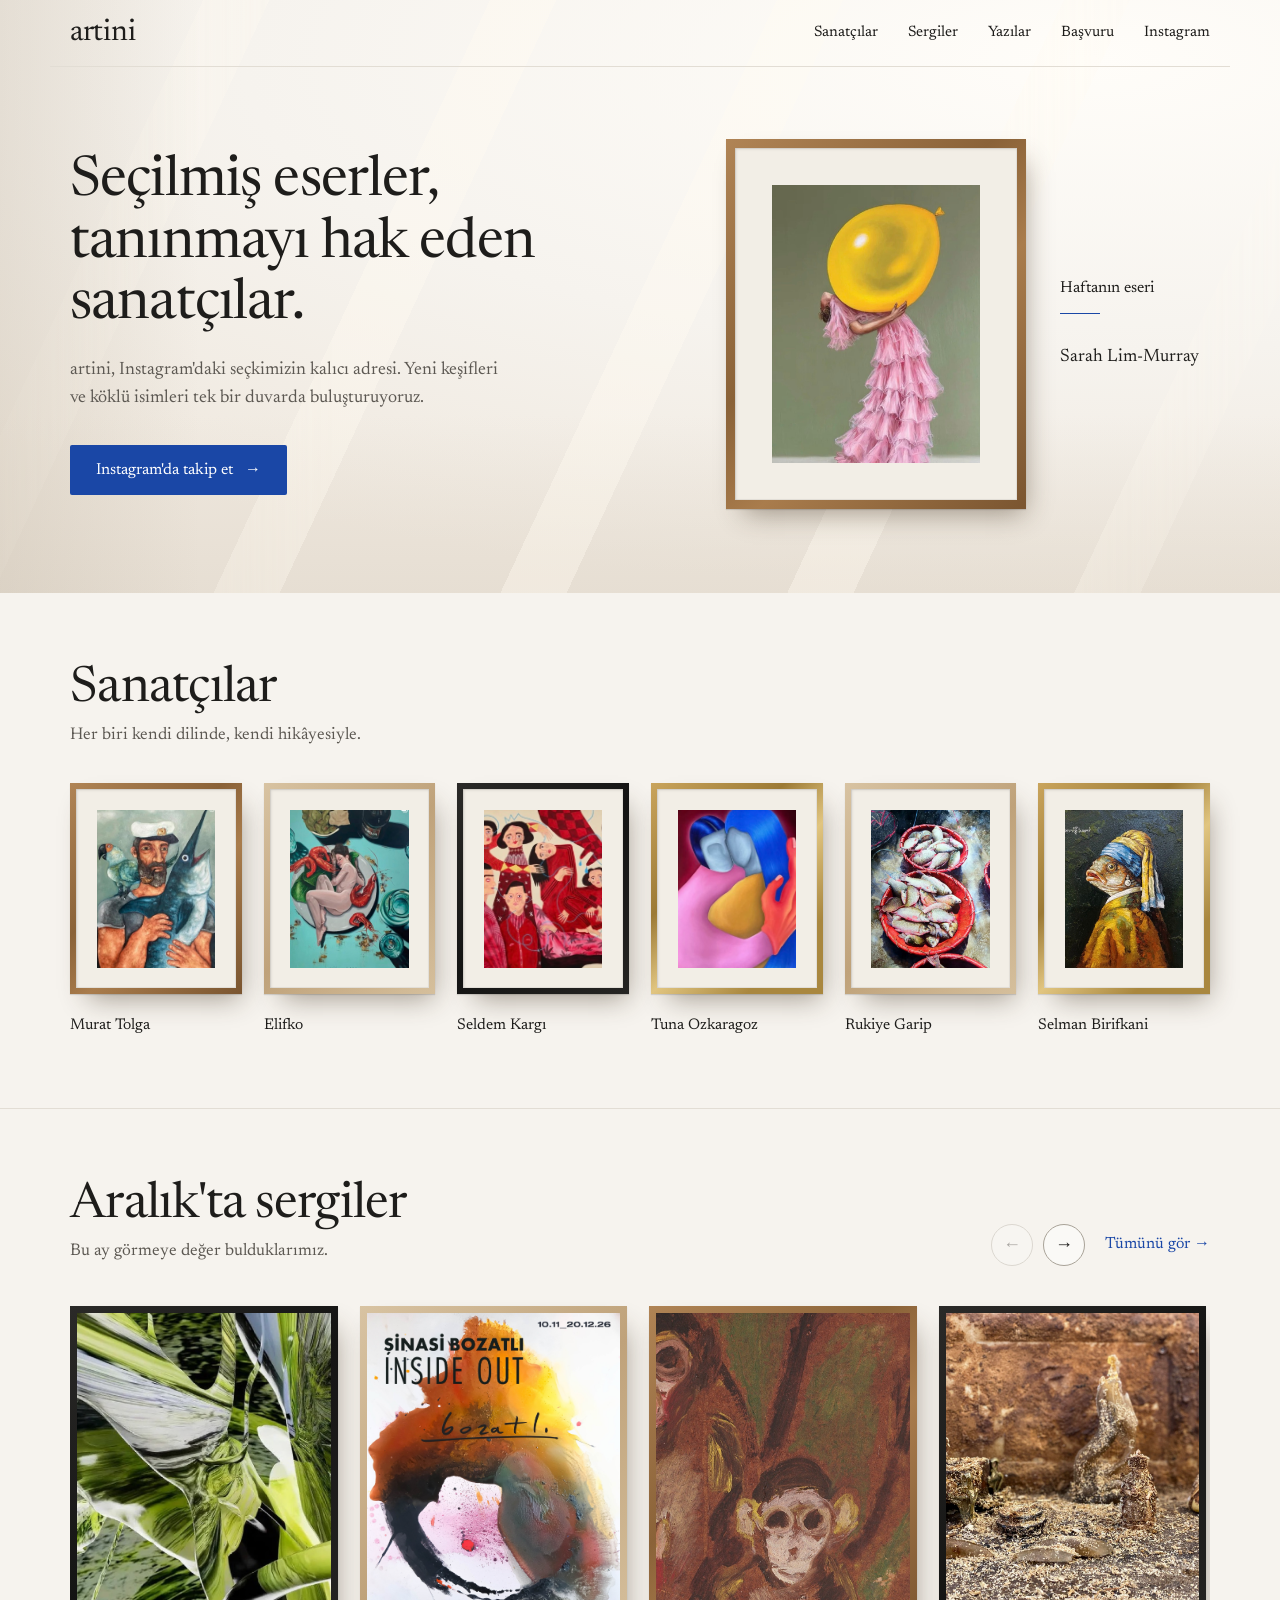
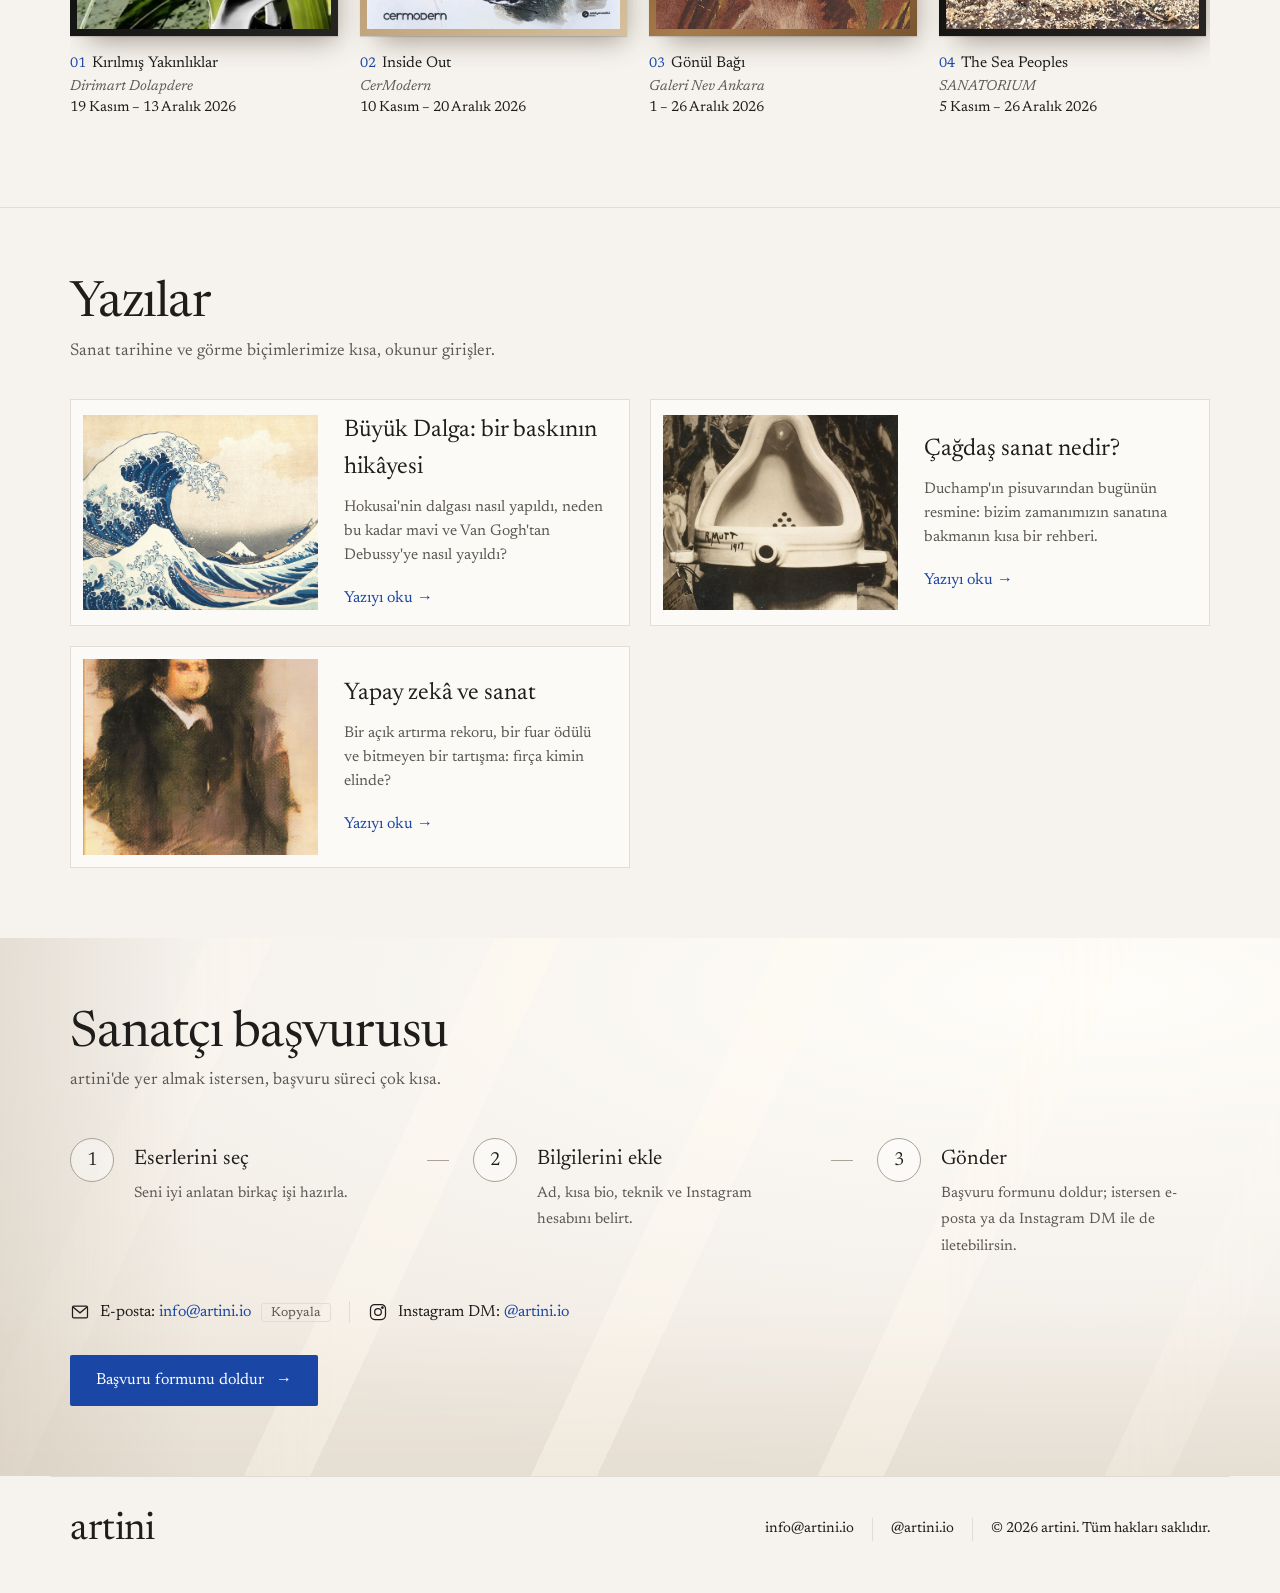
<file: index.html>
<!doctype html>
<html lang="tr">
<head>
<meta charset="utf-8">
<meta name="viewport" content="width=device-width, initial-scale=1, viewport-fit=cover">
<title>artini</title>
<meta name="claude:viewport-fit-sides" content="cover">
<link rel="preconnect" href="https://fonts.googleapis.com">
<link rel="stylesheet" href="https://fonts.googleapis.com/css2?family=Newsreader:ital,opsz,wght@0,6..72,400;0,6..72,500;1,6..72,400&display=swap">
<style>
/* Layout: sunlit gallery. Framed works with passepartout and wall labels; one royal-blue accent for every action.
   Deliberately a single light look: a daylight gallery. */
:root{
  --wall:#F6F3EE;
  --wall-warm:#EFE8DE;
  --paper:#FBFAF7;
  --ink:#1E1D1B;
  --ink-soft:#5C5852;
  --line:#E2DDD4;
  --blue:#1A47A6;
  --blue-dark:#12367F;
  --mat:#F2EEE6;
  --serif:"Newsreader","Iowan Old Style","Palatino Linotype",Georgia,serif;
  color-scheme:light;
}
*{box-sizing:border-box}
html,body{margin:0}img{max-width:100%}[hidden]{display:none!important}
body{background:var(--wall);color:var(--ink);font-family:var(--serif);font-size:17px;line-height:1.55;-webkit-font-smoothing:antialiased}
a{color:inherit}
:focus-visible{outline:2px solid var(--blue);outline-offset:3px}
.wrap{max-width:1180px;margin:0 auto;padding-left:max(20px, env(safe-area-inset-left, 0px));padding-right:max(20px, env(safe-area-inset-right, 0px))}

/* sunlit wall: soft window light falling diagonally */
.sunlit{position:relative;overflow:hidden;background:
  linear-gradient(180deg,rgba(255,255,255,0) 70%,rgba(214,204,190,.35) 100%),
  radial-gradient(120% 90% at 85% 10%,#FFFDF9 0%,var(--wall) 55%,var(--wall-warm) 100%)}
.sunlit::before{content:"";position:absolute;inset:-20% -10%;pointer-events:none;
  background:repeating-linear-gradient(115deg,rgba(255,255,255,0) 0 90px,rgba(255,250,240,.55) 90px 150px,rgba(255,255,255,0) 150px 260px);
  mask-image:linear-gradient(90deg,transparent 0%,#000 30%,#000 70%,transparent 100%);opacity:.7}
.sunlit::after{content:"";position:absolute;left:0;top:0;bottom:0;width:min(18vw,200px);pointer-events:none;
  background:linear-gradient(90deg,rgba(190,178,160,.28),rgba(190,178,160,0))}
.sunlit > *{position:relative;z-index:1}

/* header */
header .bar{display:flex;align-items:center;justify-content:space-between;gap:20px;padding-block:18px;border-bottom:1px solid var(--line)}
.logo{font-size:30px;line-height:1;text-decoration:none;letter-spacing:-.01em;font-weight:400}
nav{display:flex;gap:30px;flex-wrap:wrap;font-size:15px}
nav a{text-decoration:none}
nav a:hover{color:var(--blue)}

/* hero */
.hero{display:grid;grid-template-columns:1fr auto;gap:56px;align-items:center;padding-block:72px 84px}
h1{font-weight:400;font-size:clamp(38px,4.6vw,56px);line-height:1.1;letter-spacing:-.015em;margin:0 0 20px;text-wrap:balance}
.lede{max-width:44ch;font-size:18px;color:var(--ink-soft);margin:0 0 32px}
.btn{display:inline-flex;align-items:center;gap:12px;background:var(--blue);color:#fff;text-decoration:none;font-size:16px;padding:13px 26px;border-radius:2px;border:0;cursor:pointer;font-family:var(--serif)}
.btn:hover{background:var(--blue-dark)}
.arrow{display:inline-block;transition:transform .2s}
a:hover .arrow{transform:translateX(3px)}
.feature{display:flex;align-items:center;gap:34px}
.feature .frame{width:min(300px,62vw)}
.flabel{min-width:150px;font-size:15px;color:var(--ink-soft)}
.flabel .kicker{color:var(--ink);font-size:16px}
.flabel .kicker::after{content:"";display:block;width:40px;height:1px;background:var(--blue);margin:12px 0 30px}

/* frames */
.frame{--wood:linear-gradient(135deg,#B08455,#8A6238 40%,#A97C4C 60%,#7A5530);padding:9px;background:var(--wood);box-shadow:0 1px 1px rgba(0,0,0,.12),8px 14px 26px -10px rgba(60,45,25,.45)}
.frame.black{--wood:linear-gradient(135deg,#2B2A28,#141413 50%,#262523)}
.frame.gold{--wood:linear-gradient(135deg,#C9A45C,#9C7A35 35%,#E1C580 55%,#A9873F 80%)}
.frame.light{--wood:linear-gradient(135deg,#D8C3A2,#BFA27A 50%,#D5BF9C)}
.frame.thin{padding:6px}
.mat{background:var(--mat);padding:13%;box-shadow:inset 0 0 0 1px rgba(0,0,0,.05),inset 1px 1px 3px rgba(0,0,0,.12)}
.mat.nomat{padding:0}
.art{display:block;width:100%;height:auto;aspect-ratio:var(--ar,3/4);object-fit:cover;background:#ddd}

/* sections */
section{padding-block:70px}
.split{border-top:1px solid var(--line)}
.head{display:flex;justify-content:space-between;align-items:flex-end;gap:20px 32px;flex-wrap:wrap;margin-bottom:34px}
h2{font-weight:400;font-size:clamp(36px,4.2vw,50px);line-height:1.05;letter-spacing:-.015em;margin:0 0 8px}
.sub{margin:0;color:var(--ink-soft)}


.grid{display:grid;grid-template-columns:repeat(6,minmax(0,1fr));gap:30px 22px;align-items:end}
.work{margin:0;min-width:0;display:flex;flex-direction:column}
.work .frame{align-self:stretch}
.label{font-size:14.5px;line-height:1.5;margin-top:20px;color:var(--ink)}
.label .name{font-size:15.5px}
.label i{display:block;color:var(--ink-soft)}
.handle{color:var(--blue);text-underline-offset:3px}
.tag{font-size:11px;letter-spacing:.08em;text-transform:uppercase;color:var(--blue);border:1px solid currentColor;border-radius:3px;padding:0 5px;margin-left:6px;vertical-align:2px}

/* sergiler carousel */
.sg-nav{display:flex;align-items:center;gap:10px}
.sg-btn{width:42px;height:42px;border-radius:50%;border:1px solid #A9A398;background:rgba(255,255,255,.5);font:400 18px var(--serif);color:var(--ink);cursor:pointer}
.sg-btn:hover{border-color:var(--blue);color:var(--blue)}
.sg-btn[disabled]{opacity:.35;cursor:default;border-color:#A9A398;color:var(--ink)}
.sg-nav .more-link{margin-left:10px}
.sg-track{list-style:none;margin:0;padding:6px 2px 18px;display:grid;grid-auto-flow:column;grid-auto-columns:calc((100% - 3*22px)/4);gap:22px;overflow-x:auto;scroll-snap-type:x mandatory;scrollbar-width:none;overscroll-behavior-x:contain}
.sg-track::-webkit-scrollbar{display:none}
.sg-card{scroll-snap-align:start;min-width:0}
.sg-card a{display:block;text-decoration:none}
.sg-card .frame{padding:7px}
.sg-art{display:block;width:100%;aspect-ratio:4/5;object-fit:cover}
.sg-poster{aspect-ratio:4/5;display:flex;flex-direction:column;justify-content:space-between;padding:18px;color:#fff;position:relative;overflow:hidden;background:var(--c1)}
.sg-poster::before{content:"";position:absolute;inset:0;background:radial-gradient(120% 80% at 100% 0%,var(--c2) 0%,transparent 60%),radial-gradient(90% 70% at 0% 100%,var(--c3) 0%,transparent 70%);opacity:.9}
.sg-poster > *{position:relative}
.sg-poster .pn{font-size:54px;line-height:.9;letter-spacing:-.03em}
.sg-poster .pt{font-size:20px;line-height:1.15;text-wrap:balance}
.sg-card .label{margin-top:16px}
.sg-card .num{display:inline;width:auto;height:auto;border:0;background:none;font-size:14px;color:var(--blue);margin-right:6px}
.sg-card a:hover .name{color:var(--blue)}

/* writing */
.more-link{color:var(--blue);text-decoration:none;font-size:16px;white-space:nowrap}
.posts{display:grid;grid-template-columns:repeat(2,minmax(0,1fr));gap:20px}
.post{display:grid;grid-template-columns:44% 1fr;gap:26px;align-items:center;background:var(--paper);border:1px solid var(--line);padding:12px;min-width:0}
.post img{display:block;width:100%;height:auto;aspect-ratio:6/5;object-fit:cover;object-position:center 30%}
.post h3{font-weight:400;font-size:24px;margin:0 0 10px}
.post p{font-size:15.5px;color:var(--ink-soft);margin:0 0 18px}
.post .body{min-width:0;padding-right:10px}

/* apply */
.steps{list-style:none;padding:0;margin:44px 0 40px;display:flex;align-items:flex-start;gap:24px;flex-wrap:wrap}
.step{display:flex;gap:20px;flex:1 1 220px;min-width:0}
.num{flex:none;width:44px;height:44px;border-radius:50%;border:1px solid #A9A398;display:grid;place-items:center;font-size:19px;background:rgba(255,255,255,.4)}
.step strong{display:block;font-weight:400;font-size:21px;margin:6px 0 4px}
.step span{font-size:15px;color:var(--ink-soft)}
.dash{flex:none;width:22px;height:1px;background:#A9A398;margin-top:22px}
.contact{display:flex;align-items:center;gap:18px;flex-wrap:wrap;font-size:16px;margin-bottom:30px}
.contact .item{display:flex;align-items:center;gap:10px}
.contact svg{width:20px;height:20px;flex:none}
.contact .sep{width:1px;height:22px;background:var(--line)}
.contact a{color:var(--blue);text-decoration:none}
.copy{font:400 13px var(--serif);background:transparent;border:1px solid var(--line);color:var(--ink-soft);padding:2px 9px;border-radius:3px;cursor:pointer}

footer .row{display:flex;justify-content:space-between;align-items:center;gap:16px;flex-wrap:wrap;padding-block:34px 44px;border-top:1px solid var(--line)}
footer .logo{font-size:38px}
footer .links{display:flex;align-items:center;gap:18px;flex-wrap:wrap;font-size:14.5px}
footer .links span+span{border-left:1px solid var(--line);padding-left:18px}
footer a{text-decoration:none}

@media (max-width:1060px){
  .sg-track{grid-auto-columns:calc((100% - 2*22px)/3)}
  .grid{grid-template-columns:repeat(3,minmax(0,1fr));gap:40px 28px}
  .post{grid-template-columns:1fr}
  .post .body{padding:4px 8px 10px}
}
@media (max-width:820px){
  .hero{grid-template-columns:1fr;padding-block:48px 60px;gap:44px}
  .dash{display:none}
  nav{gap:18px}
}
@media (max-width:600px){
  .sg-track{grid-auto-columns:72%}
  .sg-btn{display:none}
  .grid{grid-template-columns:repeat(2,minmax(0,1fr));gap:34px 18px}
  .posts{grid-template-columns:1fr}
  .feature{flex-direction:column;align-items:flex-start;gap:20px}
  .feature .frame{width:min(300px,100%)}
  .flabel .kicker::after{margin-bottom:14px}
  nav{gap:14px;font-size:14px}
  .logo{font-size:26px}
  section{padding-block:52px}
}
@media (prefers-reduced-motion:no-preference){
  .work .frame{transition:transform .3s ease}
  .work:hover .frame{transform:translateY(-4px)}
}
</style>
</head>
<body>

<div class="sunlit" id="top">
  <header>
    <div class="wrap bar">
      <a class="logo" href="#top">artini</a>
      <nav aria-label="Ana menü">
        <a href="#sanatcilar">Sanatçılar</a>
        <a href="#sergiler">Sergiler</a>
        <a href="#yazilar">Yazılar</a>
        <a href="#basvuru">Başvuru</a>
        <a class="igLink" href="#" target="_blank" rel="noopener">Instagram</a>
      </nav>
    </div>
  </header>

  <main>
    <div class="wrap hero">
      <div>
        <h1>Seçilmiş eserler,<br>tanınmayı hak eden sanatçılar.</h1>
        <p class="lede">artini, Instagram'daki seçkimizin kalıcı adresi. Yeni keşifleri ve köklü isimleri tek bir duvarda buluşturuyoruz.</p>
        <a class="btn igLink" href="#" target="_blank" rel="noopener">Instagram'da takip et <span class="arrow">→</span></a>
      </div>
      <div class="feature" id="feature"></div>
    </div>
  </main>
</div>

<section id="sanatcilar">
  <div class="wrap">
    <div class="head">
      <div><h2>Sanatçılar</h2><p class="sub">Her biri kendi dilinde, kendi hikâyesiyle.</p></div>
    </div>
    <div class="grid" id="grid"></div>
  </div>
</section>

<section id="sergiler" class="split">
  <div class="wrap">
    <div class="head">
      <div><h2 id="sgTitle">Aralık'ta sergiler</h2><p class="sub">Bu ay görmeye değer bulduklarımız.</p></div>
      <div class="sg-nav">
        <button class="sg-btn" type="button" id="sgPrev" aria-label="Önceki sergiler">←</button>
        <button class="sg-btn" type="button" id="sgNext" aria-label="Sonraki sergiler">→</button>
        <a class="more-link" id="sgAll" href="sergiler/aralik-2026.html">Tümünü gör <span class="arrow">→</span></a>
      </div>
    </div>
    <ol class="sg-track" id="sgTrack" aria-labelledby="sgTitle"></ol>
  </div>
</section>

<section id="yazilar" class="split">
  <div class="wrap">
    <div class="head">
      <div><h2>Yazılar</h2><p class="sub">Sanat tarihine ve görme biçimlerimize kısa, okunur girişler.</p></div>
    </div>
    <div class="posts">
      <article class="post">
        <a href="yazilar/buyuk-dalga.html" tabindex="-1" aria-hidden="true"><img src="yazilar/gorseller/hokusai-buyuk-dalga.jpg" alt="" loading="lazy"></a>
        <div class="body">
          <h3>Büyük Dalga: bir baskının hikâyesi</h3>
          <p>Hokusai'nin dalgası nasıl yapıldı, neden bu kadar mavi ve Van Gogh'tan Debussy'ye nasıl yayıldı?</p>
          <a class="more-link" href="yazilar/buyuk-dalga.html">Yazıyı oku <span class="arrow">→</span></a>
        </div>
      </article>
      <article class="post">
        <a href="yazilar/cagdas-sanat-nedir.html" tabindex="-1" aria-hidden="true"><img src="yazilar/gorseller/duchamp-cesme.jpg" alt="" loading="lazy"></a>
        <div class="body">
          <h3>Çağdaş sanat nedir?</h3>
          <p>Duchamp'ın pisuvarından bugünün resmine: bizim zamanımızın sanatına bakmanın kısa bir rehberi.</p>
          <a class="more-link" href="yazilar/cagdas-sanat-nedir.html">Yazıyı oku <span class="arrow">→</span></a>
        </div>
      </article>
      <article class="post">
        <a href="yazilar/yapay-zeka-ve-sanat.html" tabindex="-1" aria-hidden="true"><img src="yazilar/gorseller/edmond-de-belamy.jpg" alt="" loading="lazy"></a>
        <div class="body">
          <h3>Yapay zekâ ve sanat</h3>
          <p>Bir açık artırma rekoru, bir fuar ödülü ve bitmeyen bir tartışma: fırça kimin elinde?</p>
          <a class="more-link" href="yazilar/yapay-zeka-ve-sanat.html">Yazıyı oku <span class="arrow">→</span></a>
        </div>
      </article>
    </div>
  </div>
</section>

<div class="sunlit">
  <section id="basvuru">
    <div class="wrap">
      <h2>Sanatçı başvurusu</h2>
      <p class="sub">artini'de yer almak istersen, başvuru süreci çok kısa.</p>
      <ol class="steps">
        <li class="step"><div class="num">1</div><div><strong>Eserlerini seç</strong><span>Seni iyi anlatan birkaç işi hazırla.</span></div></li>
        <li class="dash" aria-hidden="true"></li>
        <li class="step"><div class="num">2</div><div><strong>Bilgilerini ekle</strong><span>Ad, kısa bio, teknik ve Instagram hesabını belirt.</span></div></li>
        <li class="dash" aria-hidden="true"></li>
        <li class="step"><div class="num">3</div><div><strong>Gönder</strong><span>Başvuru formunu doldur; istersen e-posta ya da Instagram DM ile de iletebilirsin.</span></div></li>
      </ol>
      <div class="contact">
        <div class="item">
          <svg viewBox="0 0 24 24" fill="none" stroke="currentColor" stroke-width="1.5" aria-hidden="true"><rect x="3" y="5" width="18" height="14" rx="1.5"/><path d="m3.5 6 8.5 7 8.5-7"/></svg>
          <span>E-posta: <span id="mailAddr" style="color:var(--blue)">info@artini.io</span></span>
          <button class="copy" id="copyBtn" type="button">Kopyala</button>
        </div>
        <span class="sep" aria-hidden="true"></span>
        <div class="item">
          <svg viewBox="0 0 24 24" fill="none" stroke="currentColor" stroke-width="1.5" aria-hidden="true"><rect x="3" y="3" width="18" height="18" rx="5"/><circle cx="12" cy="12" r="4"/><circle cx="17.3" cy="6.7" r=".9" fill="currentColor"/></svg>
          <span>Instagram DM: <a class="igLink igHandle" href="#" target="_blank" rel="noopener"></a></span>
        </div>
      </div>
      <a class="btn" href="basvuru.html">Başvuru formunu doldur <span class="arrow">→</span></a>
    </div>
  </section>
</div>

<footer>
  <div class="wrap row">
    <a class="logo" href="#top">artini</a>
    <div class="links">
      <span>info@artini.io</span>
      <span><a class="igLink igHandle" href="#" target="_blank" rel="noopener"></a></span>
      <span>© 2026 artini. Tüm hakları saklıdır.</span>
    </div>
  </div>
</footer>

<script src="sergiler/aralik-2026.js"></script>
<script>
/* =================== BURADAN DÜZENLE =================== */
const IG_HANDLE = "artini.io"; // Instagram kullanıcı adı

/* Sanatçılar. Yeni sanatçı = yeni satır.
   gorsel: eser fotoğrafının dosya adı (ör. "eserler/selin.jpg"). Boşsa yer tutucu çizilir.
   gonderi: o eserin Instagram gönderi bağlantısı (isteğe bağlı).
   cerceve: "wood" | "black" | "gold" | "light"   ornek:true = yer tutucu kayıt */
const HAFTANIN_ESERI = { ad:"Sarah Lim-Murray", eser:"", yil:"", teknik:"", olcu:"", ig:"", gorsel:"eserler/eser-6.jpg", renk:[] };

const SANATCILAR = [
  { ad:"Murat Tolga", eser:"", yil:"", tur:"Yağlı boya", teknik:"", olcu:"", ig:"", gorsel:"eserler/eser-1.jpg", gonderi:"", cerceve:"wood", renk:[] },
  { ad:"Elifko", eser:"", yil:"", tur:"Yağlı boya", teknik:"", olcu:"", ig:"", gorsel:"eserler/eser-2.jpg", gonderi:"", cerceve:"light", renk:[] },
  { ad:"Seldem Kargı", eser:"", yil:"", tur:"Yağlı boya", teknik:"", olcu:"", ig:"", gorsel:"eserler/eser-3.jpg", gonderi:"", cerceve:"black", renk:[] },
  { ad:"Tuna Ozkaragoz", eser:"", yil:"", tur:"Yağlı boya", teknik:"", olcu:"", ig:"", gorsel:"eserler/eser-4.jpg", gonderi:"", cerceve:"gold", renk:[] },
  { ad:"Rukiye Garip", eser:"", yil:"", tur:"Suluboya", teknik:"", olcu:"", ig:"", gorsel:"eserler/eser-5.jpg", gonderi:"", cerceve:"light", renk:[] },
  { ad:"Selman Birifkani", eser:"", yil:"", tur:"Yağlı boya", teknik:"", olcu:"", ig:"", gorsel:"eserler/eser-7.jpg", gonderi:"", cerceve:"gold", renk:[] },
];
/* ======================================================= */

const IG_URL = "https://www.instagram.com/" + IG_HANDLE + "/";
document.querySelectorAll(".igLink").forEach(a=>a.href=IG_URL);
document.querySelectorAll(".igHandle").forEach(a=>a.textContent="@"+IG_HANDLE);
document.querySelectorAll(".igDm").forEach(a=>a.href="https://ig.me/m/"+IG_HANDLE);

const esc=s=>String(s).replace(/[&<>"]/g,c=>({"&":"&amp;","<":"&lt;",">":"&gt;",'"':"&quot;"}[c]));
function rng(seed){return()=>{seed=(seed*16807)%2147483647;return(seed-1)/2147483646}}
/* yer tutucu: pigment lekelerinden oluşan soyut bir yüzey */
function paint(cv,colors,seed,ground="#F1ECE2"){
  const g=cv.getContext("2d"),w=cv.width,h=cv.height,r=rng(seed*97+13);
  g.fillStyle=ground;g.fillRect(0,0,w,h);
  g.globalCompositeOperation="multiply";
  for(let i=0;i<30;i++){
    const c=colors[i%colors.length],x=r()*w,y=r()*h,rad=(.12+r()*.4)*Math.min(w,h);
    const gr=g.createRadialGradient(x,y,0,x,y,rad);
    gr.addColorStop(0,c+"B0");gr.addColorStop(.6,c+"40");gr.addColorStop(1,c+"00");
    g.fillStyle=gr;g.beginPath();
    for(let a=0;a<=Math.PI*2+.01;a+=Math.PI/12){const k=rad*(.72+r()*.38);g.lineTo(x+Math.cos(a)*k,y+Math.sin(a)*k)}
    g.fill();
  }
  g.globalCompositeOperation="source-over";
}
function artHTML(a,ar,id){
  return a.gorsel
    ? `<img class="art" style="--ar:${ar}" src="${esc(a.gorsel)}" alt="${esc(a.ad)}, ${esc(a.eser)}" loading="lazy">`
    : `<canvas class="art" id="${id}" style="--ar:${ar}" width="${Math.round(eval(ar)*400)}" height="400" aria-label="${esc(a.eser)} (yer tutucu)"></canvas>`;
}
/* künye satırları: boş alanlar gösterilmez */
function kunye(a){ return (a.eser?`<i>${esc(a.eser)}</i>`:"")+[a.yil,a.teknik,a.olcu].filter(Boolean).map(esc).join("<br>"); }
function handle(a){ return a.ig ? `<a class="handle" href="https://www.instagram.com/${esc(a.ig)}/" target="_blank" rel="noopener">@${esc(a.ig)}</a>` : `<span class="handle">@kullaniciadi</span>`; }

/* haftanın eseri */
(function(){
  const a=HAFTANIN_ESERI, f=document.getElementById("feature");
  f.innerHTML=`<div class="frame">${'<div class="mat">'+artHTML(a,"3/4","heroArt")+'</div>'}</div>
    <div class="flabel"><div class="kicker">Haftanın eseri</div>
      <div style="color:var(--ink);font-size:18px">${esc(a.ad)}${a.ornek?'<span class="tag">örnek</span>':''}</div>
      ${a.eser?`<i style="display:block;margin-bottom:10px">${esc(a.eser)}</i>`:''}${[a.yil,a.teknik,a.olcu].filter(Boolean).map(esc).join("<br>")}${a.ig?`<div style="margin-top:14px">${handle(a)}</div>`:''}</div>`;
  if(!a.gorsel) paint(document.getElementById("heroArt"),a.renk,5);
})();

/* sanatçılar */
const grid=document.getElementById("grid");
function render(){
  grid.innerHTML="";
  SANATCILAR.forEach((a,i)=>{
    const id="w"+i, el=document.createElement("figure");
    el.className="work";
    const art=artHTML(a,"3/4",id);
    const inner=a.gonderi?`<a href="${esc(a.gonderi)}" target="_blank" rel="noopener" aria-label="${esc(a.eser)} Instagram gönderisi">${art}</a>`:art;
    el.innerHTML=`<div class="frame ${a.cerceve} thin"><div class="mat${a.nomat?' nomat':''}">${inner}</div></div>
      <figcaption class="label"><div class="name">${esc(a.ad)}${a.ornek?'<span class="tag">örnek</span>':''}</div>${kunye(a)}${a.ig?`<div style="margin-top:6px">${handle(a)}</div>`:''}</figcaption>`;
    grid.appendChild(el);
    if(!a.gorsel) paint(document.getElementById(id),a.renk,i+3);
  });
}
render();

/* sergiler carousel: veriler sergiler/aralik-2026.js içinde */
(function(){
  const S=window.SERGILER, track=document.getElementById("sgTrack");
  if(!S){document.getElementById("sergiler").hidden=true;return}
  const pad=n=>String(n).padStart(2,"0");
  track.innerHTML=S.liste.map((s,i)=>{
    const n=i+1, art=s.gorsel
      ? `<img class="sg-art" src="sergiler/${esc(s.gorsel)}" alt="" loading="lazy">`
      : `<div class="sg-poster" style="--c1:${s.renk[0]};--c2:${s.renk[1]};--c3:${s.renk[2]}"><div class="pn">${pad(n)}</div><div class="pt">${esc(s.baslik)}</div></div>`;
    return `<li class="sg-card"><a href="sergiler/aralik-2026.html#sergi-${n}">
      <div class="frame ${s.gorsel?(s.cerceve||"light"):"black"} thin">${art}</div>
      <div class="label"><div class="name"><span class="num">${pad(n)}</span>${esc(s.baslik)}</div><i>${esc(s.mekan)}</i>${esc(s.tarih)}</div></a></li>`;
  }).join("");
  const prev=document.getElementById("sgPrev"),next=document.getElementById("sgNext");
  const step=()=>track.querySelector(".sg-card").getBoundingClientRect().width+22;
  const sync=()=>{prev.disabled=track.scrollLeft<4;next.disabled=track.scrollLeft+track.clientWidth>=track.scrollWidth-4};
  prev.onclick=()=>track.scrollBy({left:-step(),behavior:"smooth"});
  next.onclick=()=>track.scrollBy({left:step(),behavior:"smooth"});
  track.addEventListener("scroll",sync,{passive:true});addEventListener("resize",sync);sync();
})();

/* e-posta kopyala */
document.getElementById("copyBtn").addEventListener("click",e=>{
  const btn=e.currentTarget,el=document.getElementById("mailAddr");
  const sel=()=>{const r=document.createRange();r.selectNodeContents(el);const s=getSelection();s.removeAllRanges();s.addRange(r)};
  const done=()=>{btn.textContent="Kopyalandı";setTimeout(()=>btn.textContent="Kopyala",1600)};
  try{navigator.clipboard.writeText(el.textContent).then(done,sel)}catch(_){sel()}
});
</script>

</body>
</html>
</file>
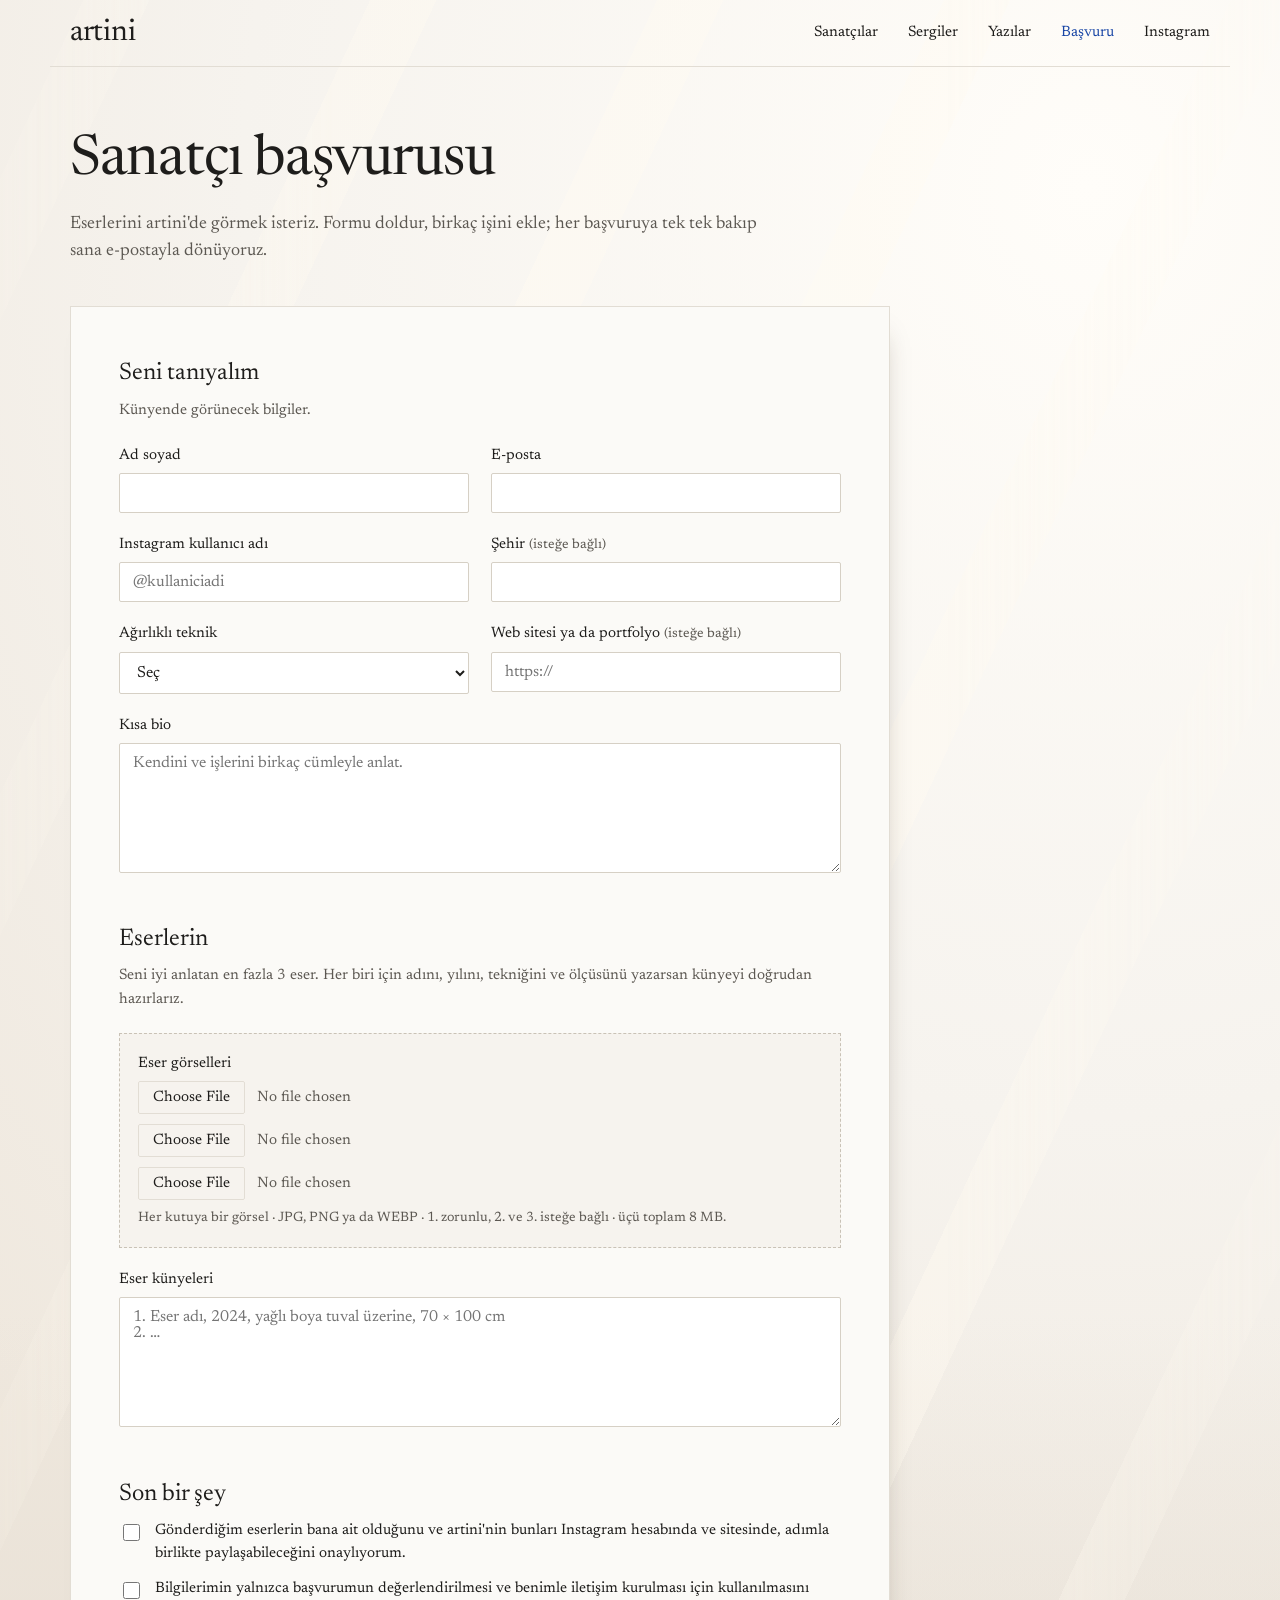
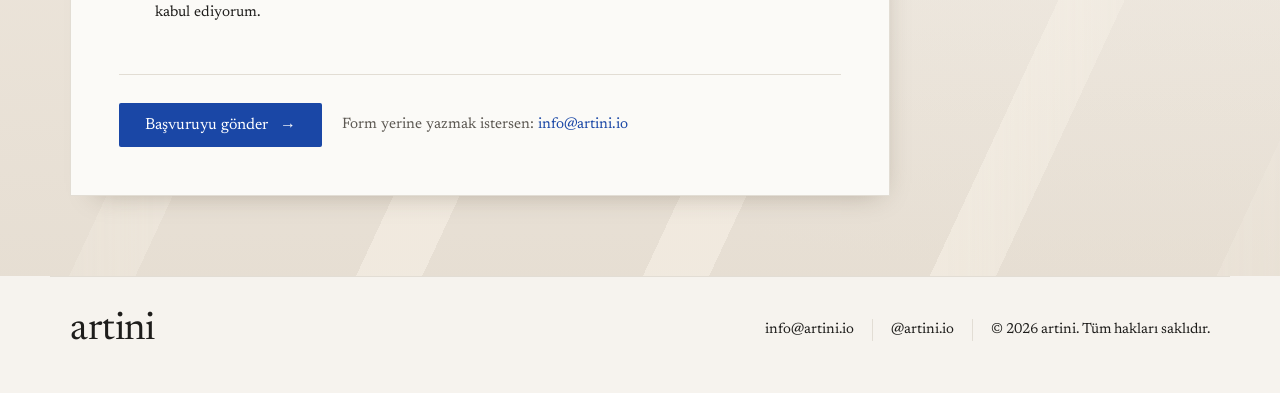
<file: basvuru.html>
<!doctype html>
<html lang="tr">
<head>
<meta charset="utf-8">
<meta name="viewport" content="width=device-width, initial-scale=1, viewport-fit=cover">
<title>Sanatçı başvurusu · artini</title>
<meta name="description" content="artini'de yer almak için sanatçı başvuru formu.">
<link rel="preconnect" href="https://fonts.googleapis.com">
<link rel="stylesheet" href="https://fonts.googleapis.com/css2?family=Newsreader:ital,opsz,wght@0,6..72,400;0,6..72,500;1,6..72,400&display=swap">
<style>
/* index.html ile aynı galeri dili: gün ışığı alan duvar, tek vurgu rengi kraliyet mavisi. */
:root{
  --wall:#F6F3EE;
  --wall-warm:#EFE8DE;
  --paper:#FBFAF7;
  --ink:#1E1D1B;
  --ink-soft:#5C5852;
  --line:#E2DDD4;
  --blue:#1A47A6;
  --blue-dark:#12367F;
  --serif:"Newsreader","Iowan Old Style","Palatino Linotype",Georgia,serif;
  color-scheme:light;
}
*{box-sizing:border-box}
html,body{margin:0}[hidden]{display:none!important}
body{background:var(--wall);color:var(--ink);font-family:var(--serif);font-size:17px;line-height:1.55;-webkit-font-smoothing:antialiased}
a{color:inherit}
:focus-visible{outline:2px solid var(--blue);outline-offset:3px}
.wrap{max-width:1180px;margin:0 auto;padding-left:max(20px, env(safe-area-inset-left, 0px));padding-right:max(20px, env(safe-area-inset-right, 0px))}

.sunlit{position:relative;overflow:hidden;background:
  linear-gradient(180deg,rgba(255,255,255,0) 70%,rgba(214,204,190,.35) 100%),
  radial-gradient(120% 90% at 85% 10%,#FFFDF9 0%,var(--wall) 55%,var(--wall-warm) 100%)}
.sunlit::before{content:"";position:absolute;inset:-20% -10%;pointer-events:none;
  background:repeating-linear-gradient(115deg,rgba(255,255,255,0) 0 90px,rgba(255,250,240,.55) 90px 150px,rgba(255,255,255,0) 150px 260px);
  mask-image:linear-gradient(90deg,transparent 0%,#000 30%,#000 70%,transparent 100%);opacity:.7}
.sunlit > *{position:relative;z-index:1}

header .bar{display:flex;align-items:center;justify-content:space-between;gap:20px;padding-block:18px;border-bottom:1px solid var(--line)}
.logo{font-size:30px;line-height:1;text-decoration:none;letter-spacing:-.01em;font-weight:400}
nav{display:flex;gap:30px;flex-wrap:wrap;font-size:15px}
nav a{text-decoration:none}
nav a:hover,nav a[aria-current]{color:var(--blue)}

.intro{padding-block:64px 40px;max-width:720px}
h1{font-weight:400;font-size:clamp(38px,4.6vw,56px);line-height:1.1;letter-spacing:-.015em;margin:0 0 18px;text-wrap:balance}
.lede{font-size:18px;color:var(--ink-soft);margin:0}

/* form: müze etiketi gibi sade bir kâğıt */
.sheet{background:var(--paper);border:1px solid var(--line);padding:clamp(22px,4vw,48px);max-width:820px;margin-bottom:80px;box-shadow:8px 14px 26px -18px rgba(60,45,25,.35)}
fieldset{border:0;padding:0;margin:0 0 38px}
legend{font-size:24px;padding:0;margin-bottom:6px}
.hint{font-size:15px;color:var(--ink-soft);margin:0 0 22px}
.fields{display:grid;grid-template-columns:repeat(2,minmax(0,1fr));gap:20px 22px}
.full{grid-column:1/-1}
label{display:block;font-size:15px;margin-bottom:6px}
label .opt{color:var(--ink-soft);font-size:13.5px}
input[type=text],input[type=email],input[type=url],select,textarea{width:100%;font:400 16px var(--serif);color:var(--ink);background:#fff;border:1px solid #D6D0C5;border-radius:2px;padding:11px 13px}
textarea{min-height:130px;resize:vertical}
input:focus,select:focus,textarea:focus{outline:none;border-color:var(--blue);box-shadow:0 0 0 3px rgba(26,71,166,.12)}
input[type=file]{font:400 15px var(--serif);color:var(--ink-soft);width:100%}
.drop input[type=file]+input[type=file]{margin-top:10px}
input[type=file]::file-selector-button{font:400 15px var(--serif);background:var(--wall);color:var(--ink);border:1px solid var(--line);border-radius:2px;padding:8px 14px;margin-right:12px;cursor:pointer}
.drop{border:1px dashed #C9C2B6;background:var(--wall);padding:18px}
.small{font-size:13.5px;color:var(--ink-soft);margin:8px 0 0}
.check{display:flex;gap:12px;align-items:flex-start;font-size:15px;margin-bottom:12px}
.check input{margin-top:5px;accent-color:var(--blue);width:17px;height:17px;flex:none}
.err{color:#A3261B;font-size:14px;margin:8px 0 0}
.actions{display:flex;align-items:center;gap:20px;flex-wrap:wrap;border-top:1px solid var(--line);padding-top:28px}
.btn{display:inline-flex;align-items:center;gap:12px;background:var(--blue);color:#fff;text-decoration:none;font-size:16px;padding:13px 26px;border-radius:2px;border:0;cursor:pointer;font-family:var(--serif)}
.btn:hover{background:var(--blue-dark)}
.btn[disabled]{opacity:.6;cursor:wait}
.arrow{display:inline-block;transition:transform .2s}
.btn:hover .arrow{transform:translateX(3px)}
.alt{font-size:15px;color:var(--ink-soft)}
.alt a{color:var(--blue);text-decoration:none}
.hp{position:absolute;left:-9999px}

footer .row{display:flex;justify-content:space-between;align-items:center;gap:16px;flex-wrap:wrap;padding-block:34px 44px;border-top:1px solid var(--line)}
footer .logo{font-size:38px}
footer .links{display:flex;align-items:center;gap:18px;flex-wrap:wrap;font-size:14.5px}
footer .links span+span{border-left:1px solid var(--line);padding-left:18px}
footer a{text-decoration:none}

@media (max-width:600px){
  .fields{grid-template-columns:1fr}
  nav{gap:14px;font-size:14px}
  .logo{font-size:26px}
  .intro{padding-block:44px 28px}
}
</style>
</head>
<body>

<div class="sunlit">
  <header>
    <div class="wrap bar">
      <a class="logo" href="/">artini</a>
      <nav aria-label="Ana menü">
        <a href="/#sanatcilar">Sanatçılar</a>
        <a href="/#sergiler">Sergiler</a>
        <a href="/#yazilar">Yazılar</a>
        <a href="/basvuru.html" aria-current="page">Başvuru</a>
        <a href="https://www.instagram.com/artini.io/" target="_blank" rel="noopener">Instagram</a>
      </nav>
    </div>
  </header>

  <div class="wrap">
    <div class="intro">
      <h1>Sanatçı başvurusu</h1>
      <p class="lede">Eserlerini artini'de görmek isteriz. Formu doldur, birkaç işini ekle; her başvuruya tek tek bakıp sana e-postayla dönüyoruz.</p>
    </div>

    <form class="sheet" name="sanatci-basvurusu" method="POST" action="/tesekkurler.html"
          data-netlify="true" netlify-honeypot="adres" enctype="multipart/form-data" id="form">
      <input type="hidden" name="form-name" value="sanatci-basvurusu">
      <p class="hp"><label>Bu alanı boş bırak <input name="adres" tabindex="-1" autocomplete="off"></label></p>
      <fieldset>
        <legend>Seni tanıyalım</legend>
        <p class="hint">Künyende görünecek bilgiler.</p>
        <div class="fields">
          <div><label for="ad">Ad soyad</label><input type="text" id="ad" name="ad" autocomplete="name" required></div>
          <div><label for="eposta">E-posta</label><input type="email" id="eposta" name="email" autocomplete="email" required></div>
          <div><label for="ig">Instagram kullanıcı adı</label><input type="text" id="ig" name="instagram" placeholder="@kullaniciadi" autocapitalize="off" required></div>
          <div><label for="sehir">Şehir <span class="opt">(isteğe bağlı)</span></label><input type="text" id="sehir" name="sehir" autocomplete="address-level2"></div>
          <div><label for="teknik">Ağırlıklı teknik</label>
            <select id="teknik" name="teknik" required>
              <option value="">Seç</option>
              <option>Yağlı boya</option>
              <option>Akrilik</option>
              <option>Suluboya</option>
              <option>Karakalem</option>
              <option>Fotoğraf</option>
              <option>Dijital</option>
              <option>Karışık teknik</option>
              <option>Diğer</option>
            </select>
          </div>
          <div><label for="site">Web sitesi ya da portfolyo <span class="opt">(isteğe bağlı)</span></label><input type="url" id="site" name="portfolyo" placeholder="https://"></div>
          <div class="full"><label for="bio">Kısa bio</label><textarea id="bio" name="bio" maxlength="800" placeholder="Kendini ve işlerini birkaç cümleyle anlat." required></textarea></div>
        </div>
      </fieldset>

      <fieldset>
        <legend>Eserlerin</legend>
        <p class="hint">Seni iyi anlatan en fazla 3 eser. Her biri için adını, yılını, tekniğini ve ölçüsünü yazarsan künyeyi doğrudan hazırlarız.</p>
        <div class="fields">
          <div class="full drop">
            <label for="gorsel">Eser görselleri</label>
            <input type="file" id="gorsel" name="gorsel1" accept="image/jpeg,image/png,image/webp" required aria-label="1. eser görseli">
            <input type="file" id="gorsel2" name="gorsel2" accept="image/jpeg,image/png,image/webp" aria-label="2. eser görseli (isteğe bağlı)">
            <input type="file" id="gorsel3" name="gorsel3" accept="image/jpeg,image/png,image/webp" aria-label="3. eser görseli (isteğe bağlı)">
            <p class="small">Her kutuya bir görsel · JPG, PNG ya da WEBP · 1. zorunlu, 2. ve 3. isteğe bağlı · üçü toplam 8 MB.</p>
            <p class="err" id="fileErr" hidden></p>
          </div>
          <div class="full"><label for="kunye">Eser künyeleri</label><textarea id="kunye" name="kunyeler" placeholder="1. Eser adı, 2024, yağlı boya tuval üzerine, 70 × 100 cm&#10;2. …"></textarea></div>
        </div>
      </fieldset>

      <fieldset>
        <legend>Son bir şey</legend>
        <label class="check"><input type="checkbox" name="izin" value="evet" required><span>Gönderdiğim eserlerin bana ait olduğunu ve artini'nin bunları Instagram hesabında ve sitesinde, adımla birlikte paylaşabileceğini onaylıyorum.</span></label>
        <label class="check"><input type="checkbox" name="kvkk" value="evet" required><span>Bilgilerimin yalnızca başvurumun değerlendirilmesi ve benimle iletişim kurulması için kullanılmasını kabul ediyorum.</span></label>
      </fieldset>

      <div class="actions">
        <button class="btn" type="submit" id="send">Başvuruyu gönder <span class="arrow">→</span></button>
        <span class="alt">Form yerine yazmak istersen: <a href="mailto:info@artini.io">info@artini.io</a></span>
      </div>
    </form>
  </div>
</div>

<footer>
  <div class="wrap row">
    <a class="logo" href="/">artini</a>
    <div class="links">
      <span>info@artini.io</span>
      <span><a href="https://www.instagram.com/artini.io/" target="_blank" rel="noopener">@artini.io</a></span>
      <span>© 2026 artini. Tüm hakları saklıdır.</span>
    </div>
  </div>
</footer>

<script>
/* dosya sınırı: Netlify Forms bir gönderide toplam 8 MB kabul ediyor */
/* Netlify: her dosya alanı tek dosya alır, bu yüzden üç ayrı alan var */
const form=document.getElementById("form"),inputs=["gorsel","gorsel2","gorsel3"].map(id=>document.getElementById(id)),files=inputs[0],err=document.getElementById("fileErr");
function checkFiles(){
  const mb=inputs.reduce((t,i)=>t+[...i.files].reduce((a,f)=>a+f.size,0),0)/1048576;
  const msg=mb>8?`Seçtiğin görseller toplam ${mb.toFixed(1)} MB; 8 MB'ın altına indirmen gerekiyor.`:"";
  err.textContent=msg;err.hidden=!msg;files.setCustomValidity(msg);
  return !msg;
}
inputs.forEach(i=>i.addEventListener("change",checkFiles));
form.addEventListener("submit",e=>{
  if(!checkFiles()){e.preventDefault();files.reportValidity();return}
  const b=document.getElementById("send");b.disabled=true;b.firstChild.textContent="Gönderiliyor… ";
});
</script>

</body>
</html>
</file>
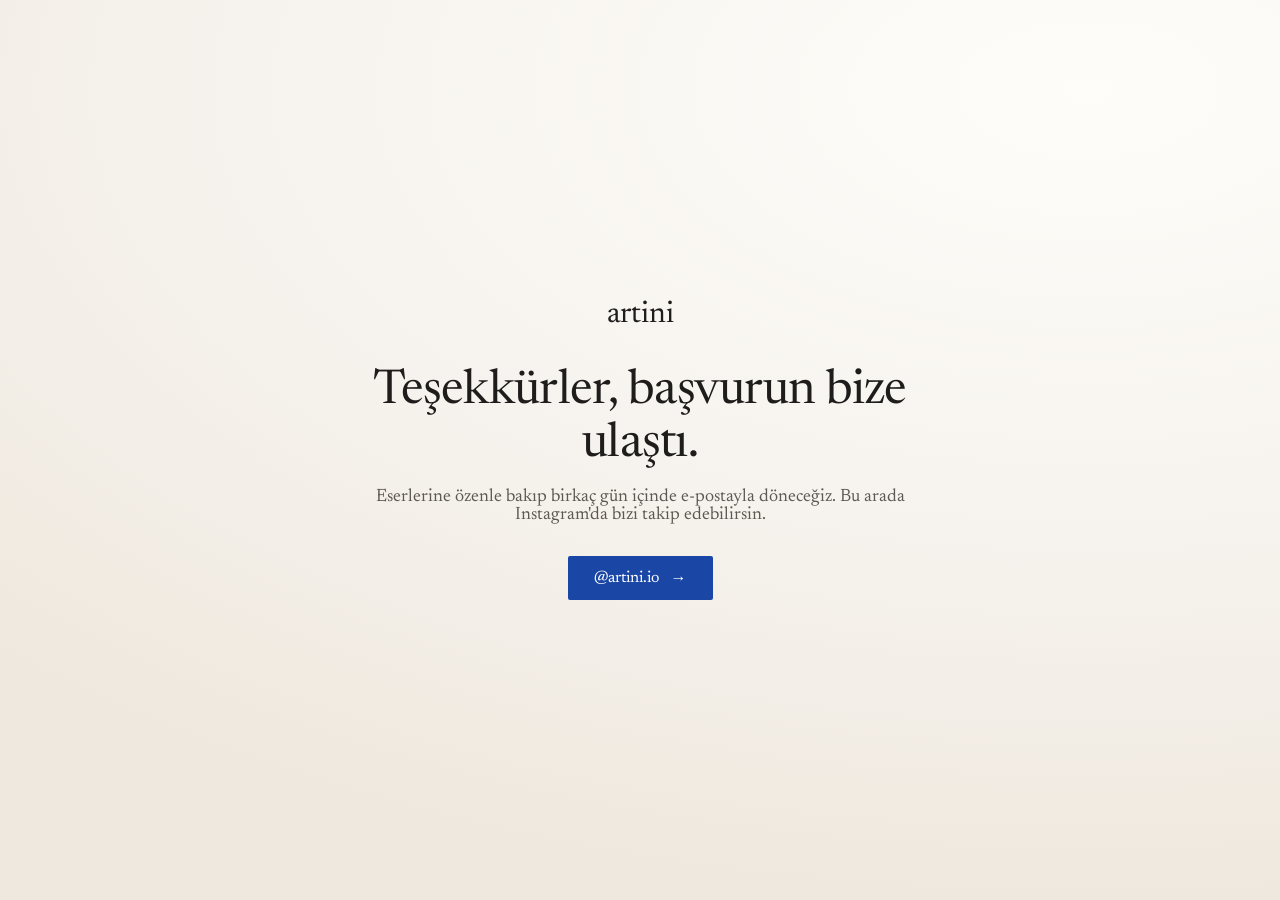
<file: tesekkurler.html>
<!doctype html>
<html lang="tr">
<head>
<meta charset="utf-8">
<meta name="viewport" content="width=device-width, initial-scale=1">
<title>Başvurun bize ulaştı · artini</title>
<meta name="robots" content="noindex">
<link rel="preconnect" href="https://fonts.googleapis.com">
<link rel="stylesheet" href="https://fonts.googleapis.com/css2?family=Newsreader:ital,opsz,wght@0,6..72,400;1,6..72,400&display=swap">
<style>
:root{--wall:#F6F3EE;--wall-warm:#EFE8DE;--ink:#1E1D1B;--ink-soft:#5C5852;--line:#E2DDD4;--blue:#1A47A6;--blue-dark:#12367F;--serif:"Newsreader","Iowan Old Style","Palatino Linotype",Georgia,serif;color-scheme:light}
*{box-sizing:border-box}
html,body{margin:0;min-height:100%}
body{min-height:100vh;display:grid;place-items:center;padding:40px 20px;font-family:var(--serif);color:var(--ink);-webkit-font-smoothing:antialiased;
  background:radial-gradient(120% 90% at 85% 10%,#FFFDF9 0%,var(--wall) 55%,var(--wall-warm) 100%)}
main{max-width:560px;text-align:center}
.logo{font-size:30px;text-decoration:none;color:inherit}
h1{font-weight:400;font-size:clamp(34px,5vw,48px);line-height:1.1;letter-spacing:-.015em;margin:36px 0 16px}
p{font-size:18px;color:var(--ink-soft);margin:0 0 32px}
.btn{display:inline-flex;align-items:center;gap:12px;background:var(--blue);color:#fff;text-decoration:none;font-size:16px;padding:13px 26px;border-radius:2px}
.btn:hover{background:var(--blue-dark)}
</style>
</head>
<body>
<main>
  <a class="logo" href="/">artini</a>
  <h1>Teşekkürler, başvurun bize ulaştı.</h1>
  <p>Eserlerine özenle bakıp birkaç gün içinde e-postayla döneceğiz. Bu arada Instagram'da bizi takip edebilirsin.</p>
  <a class="btn" href="https://www.instagram.com/artini.io/" target="_blank" rel="noopener">@artini.io <span>→</span></a>
</main>
</body>
</html>
</file>
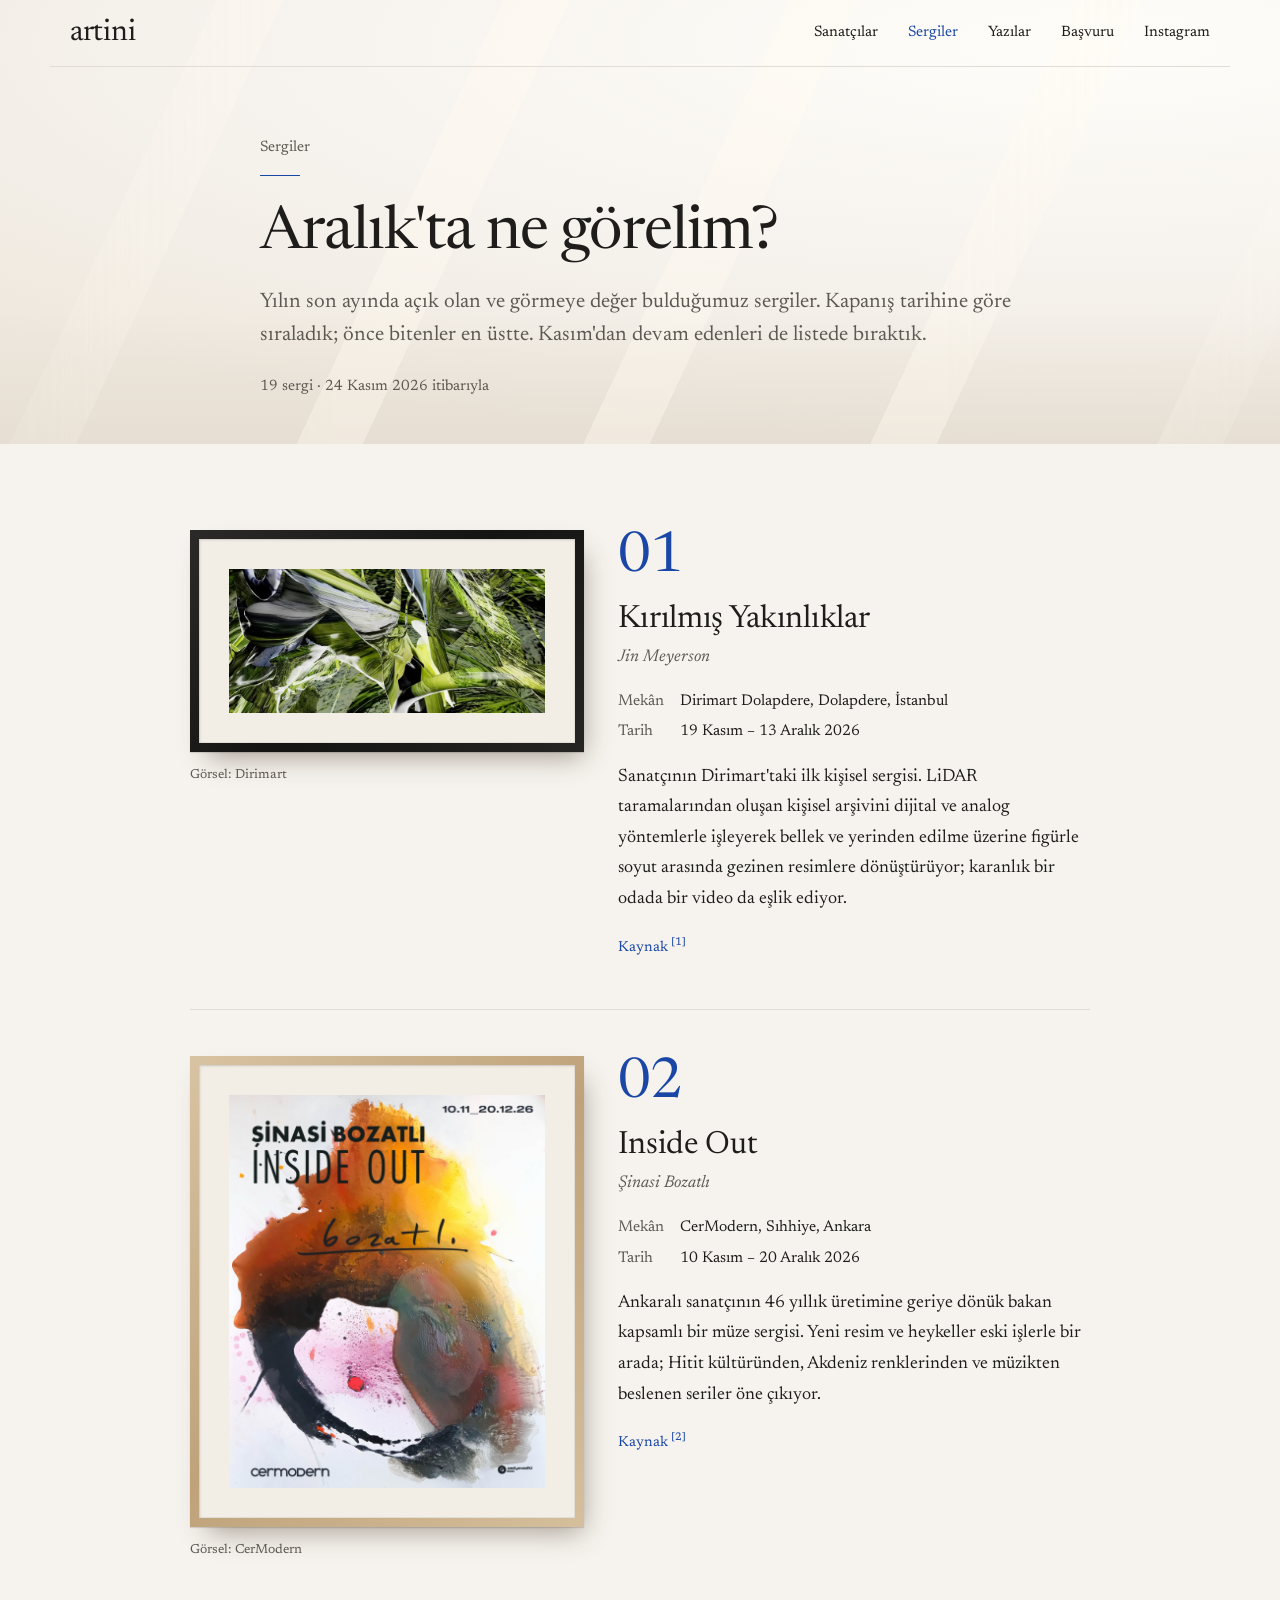
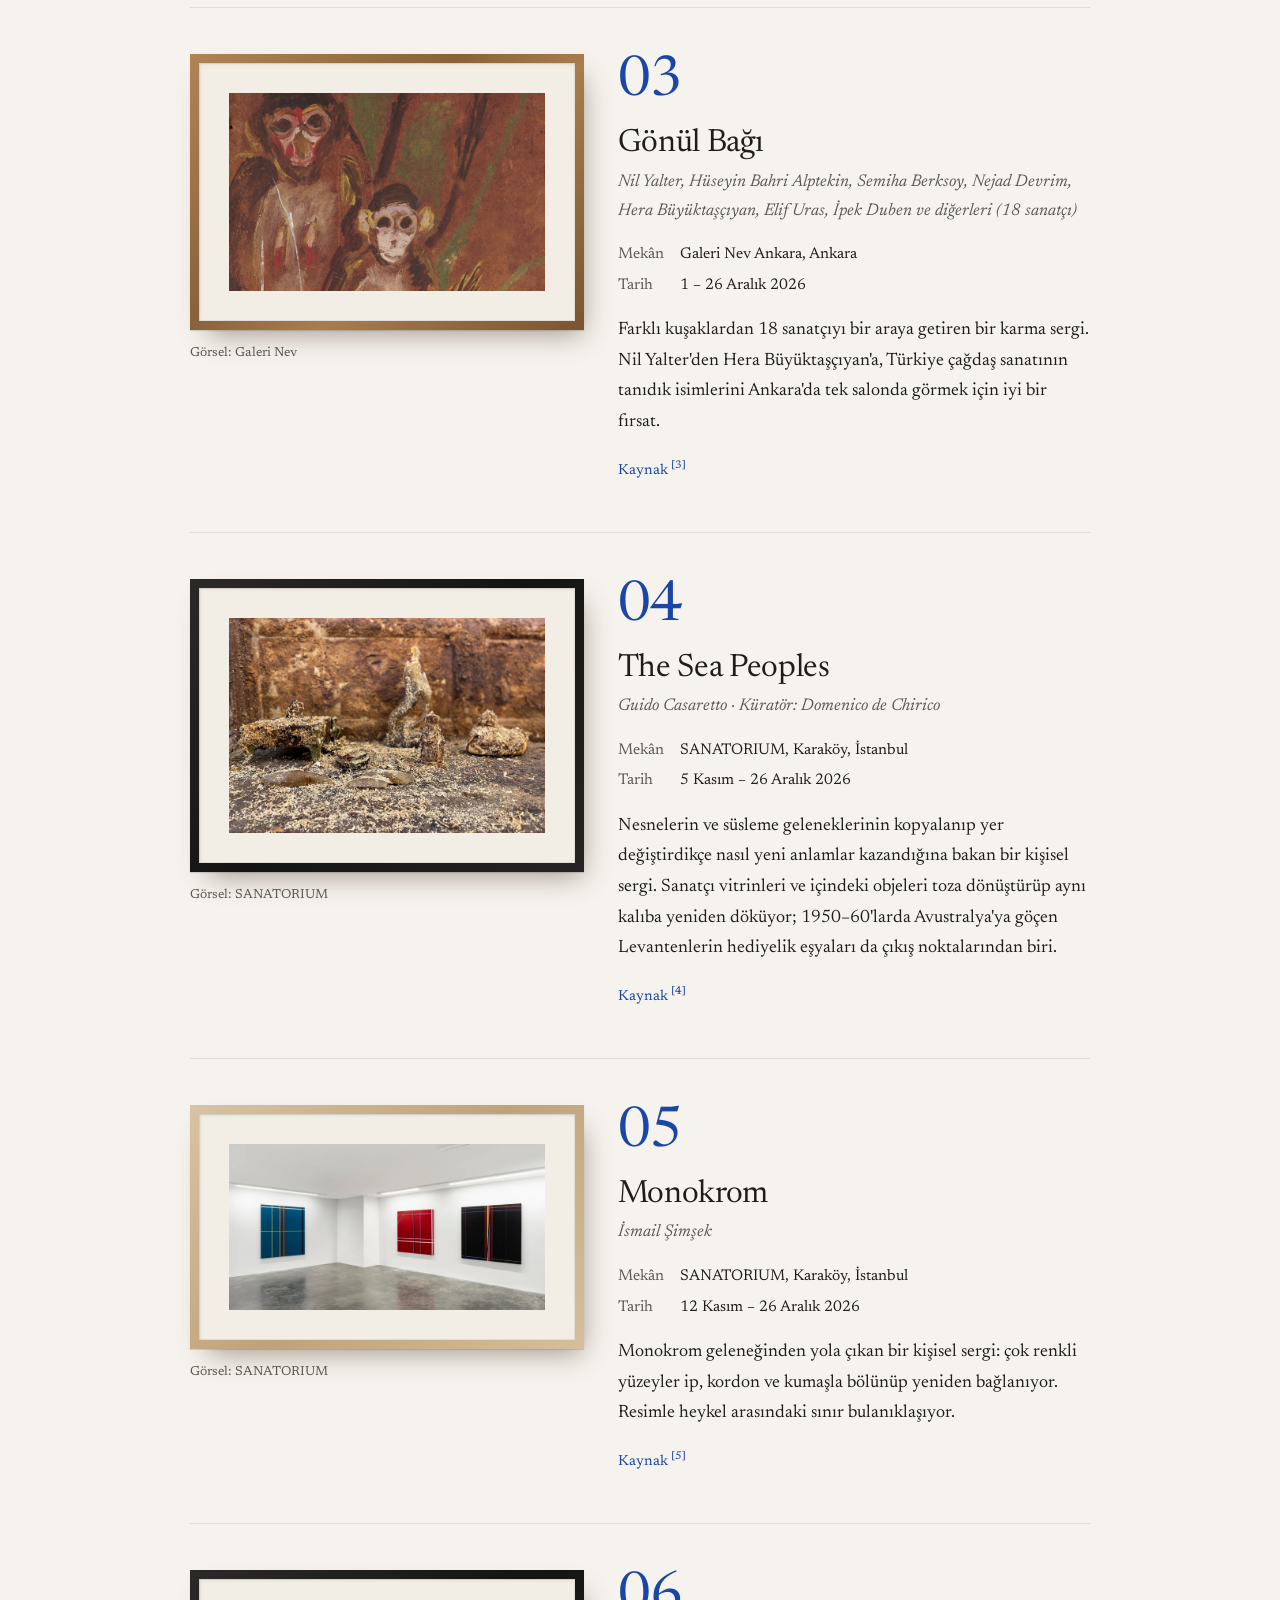
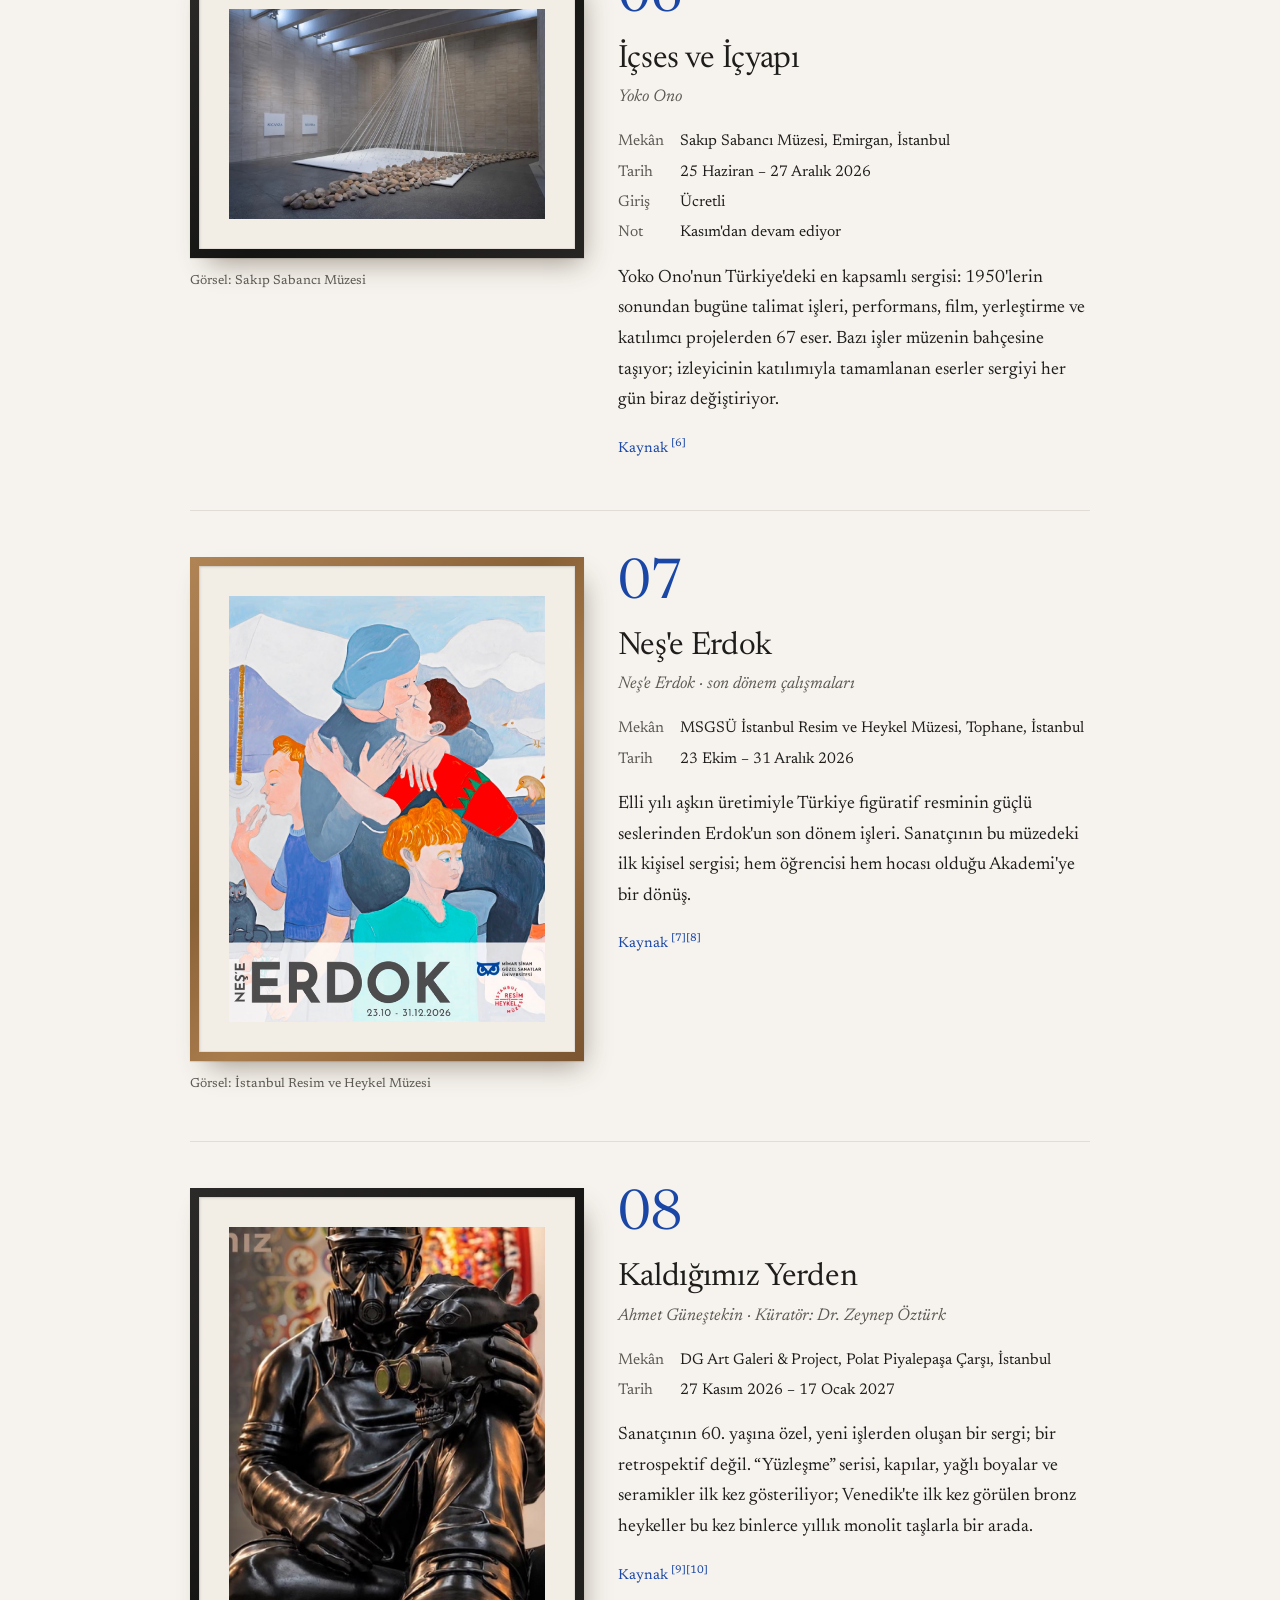
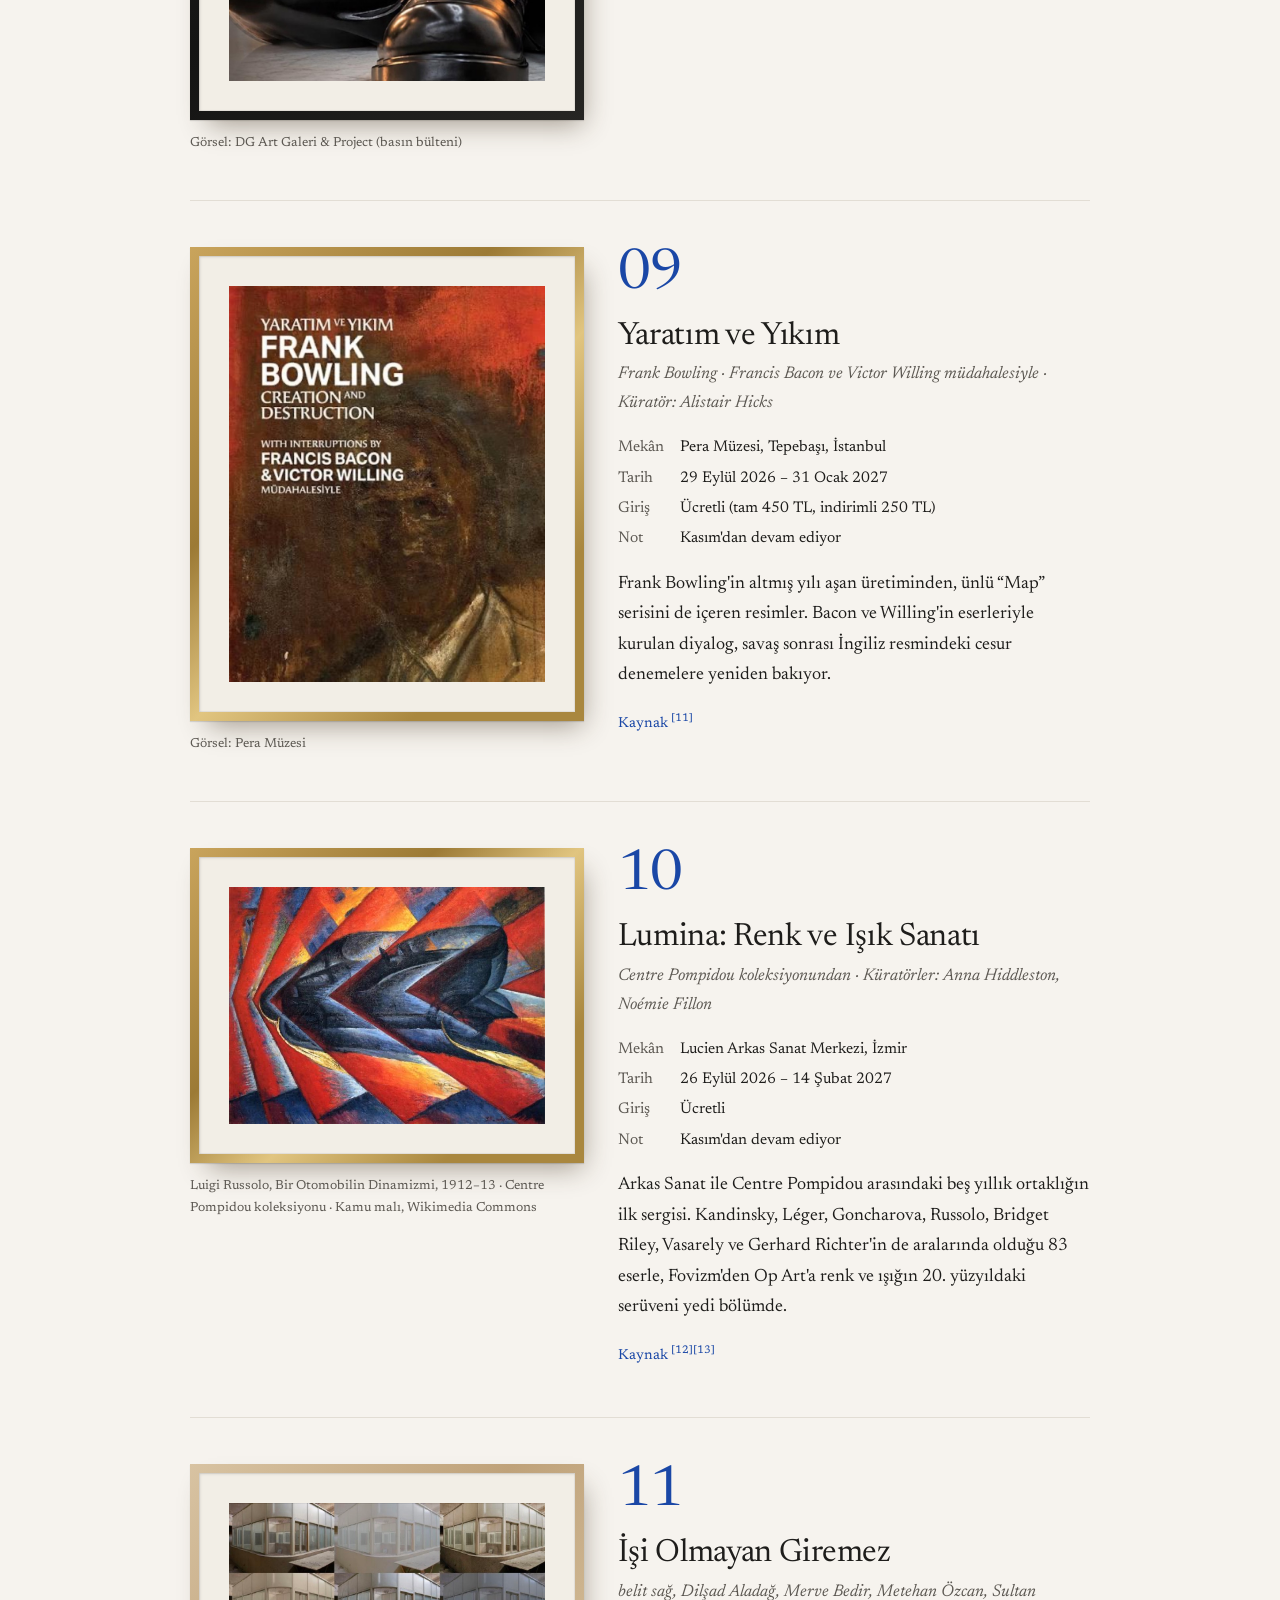
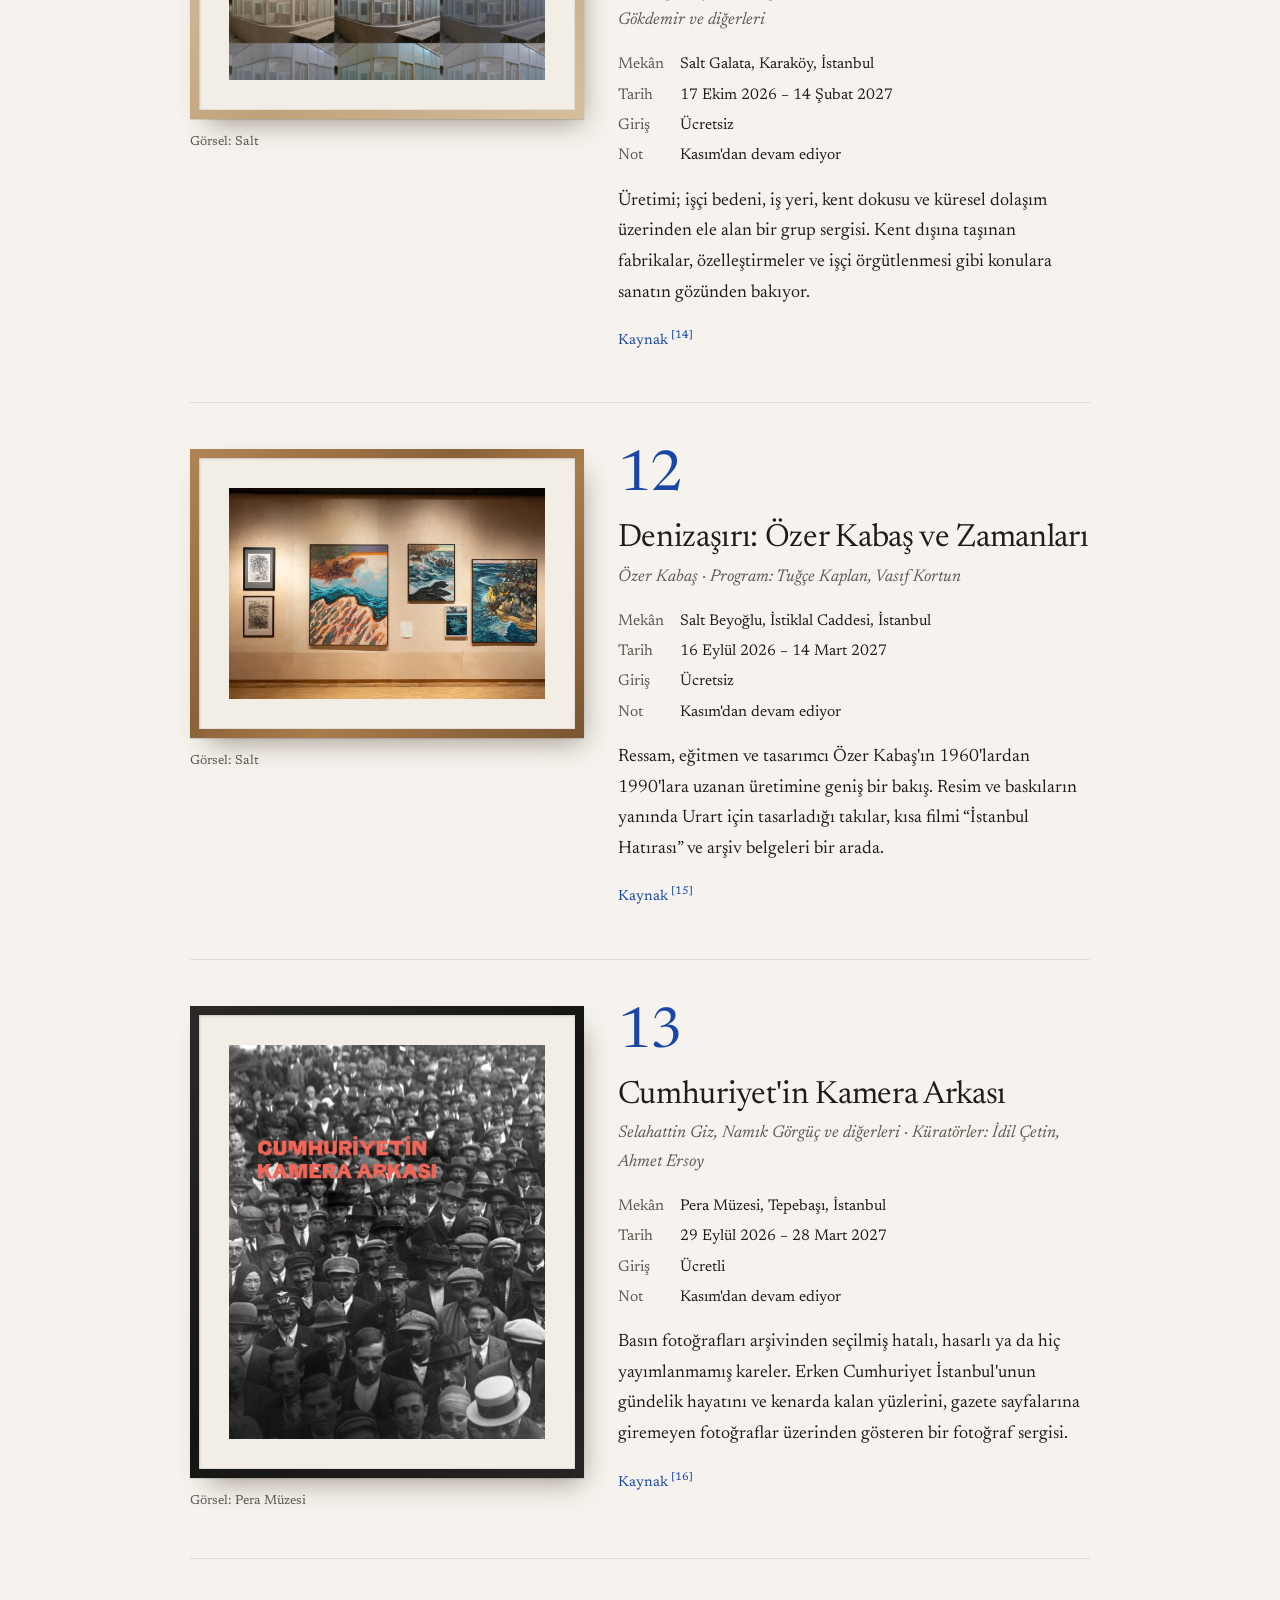
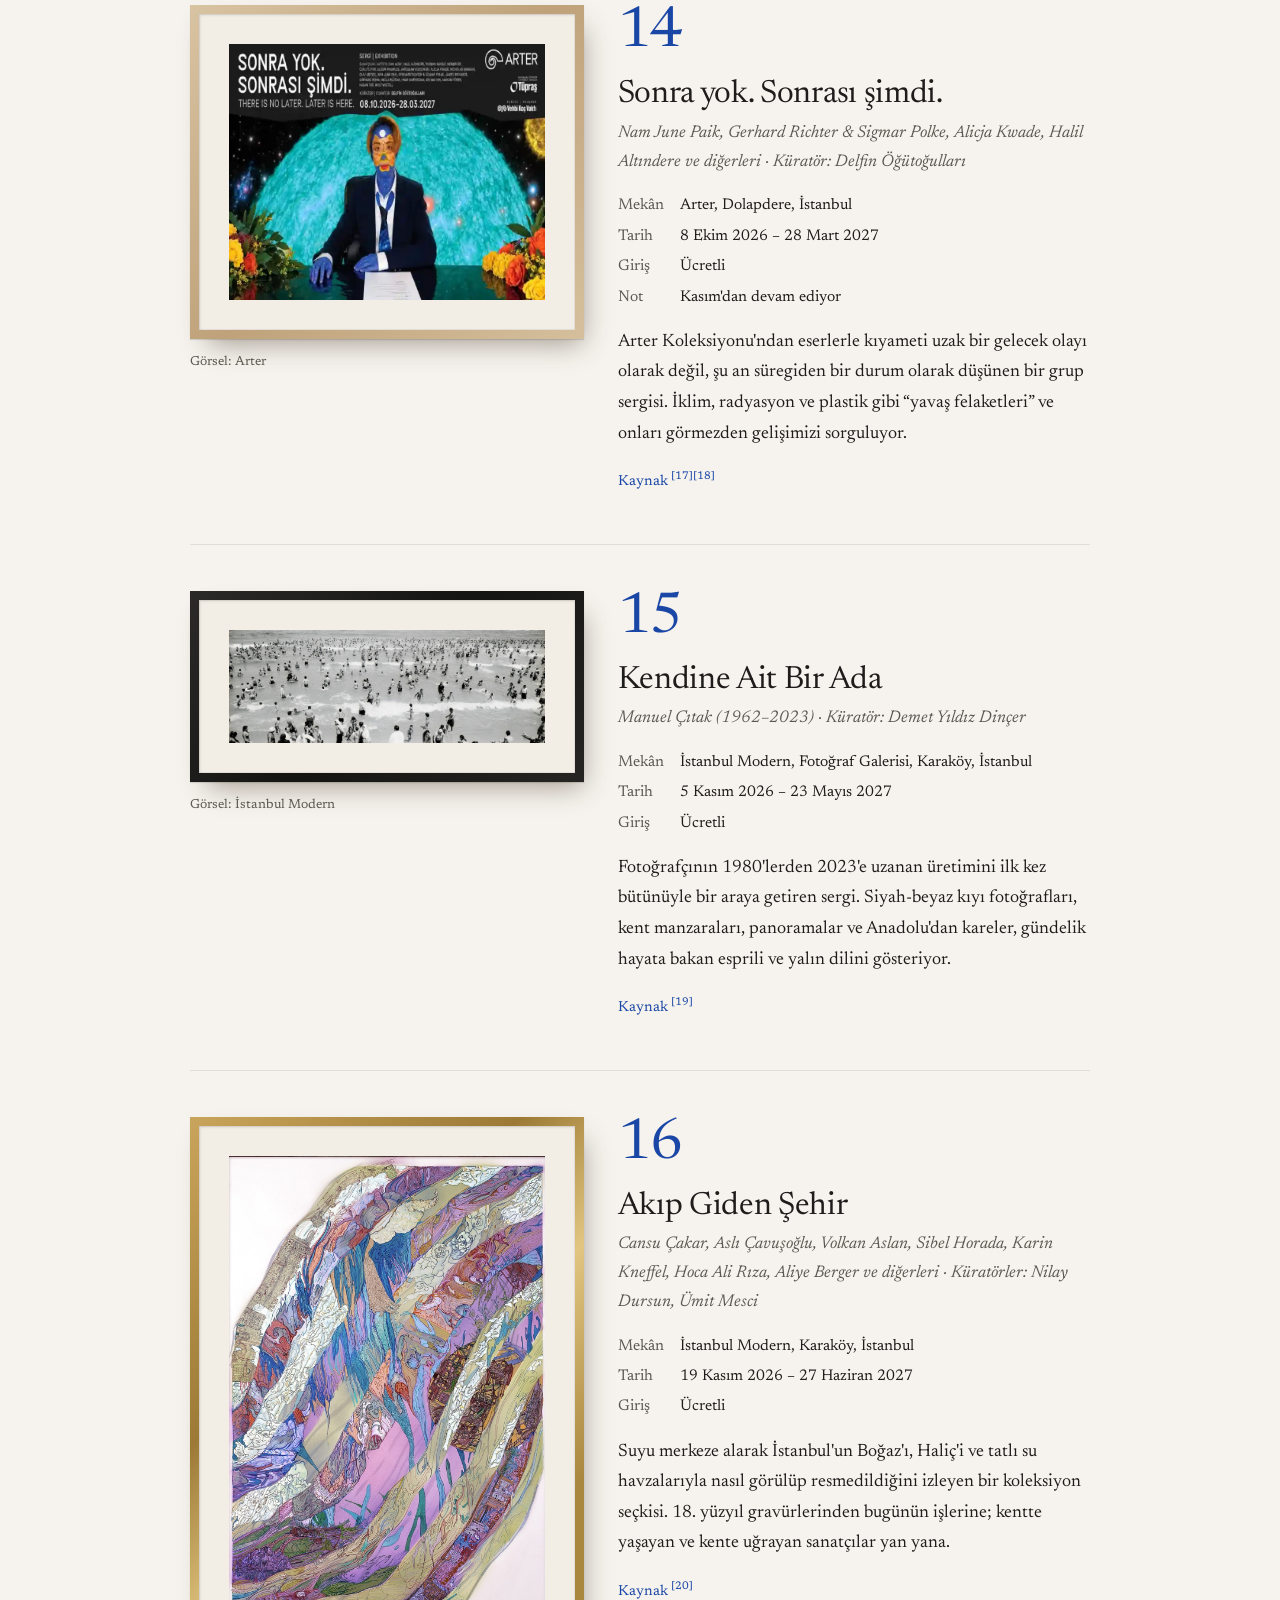
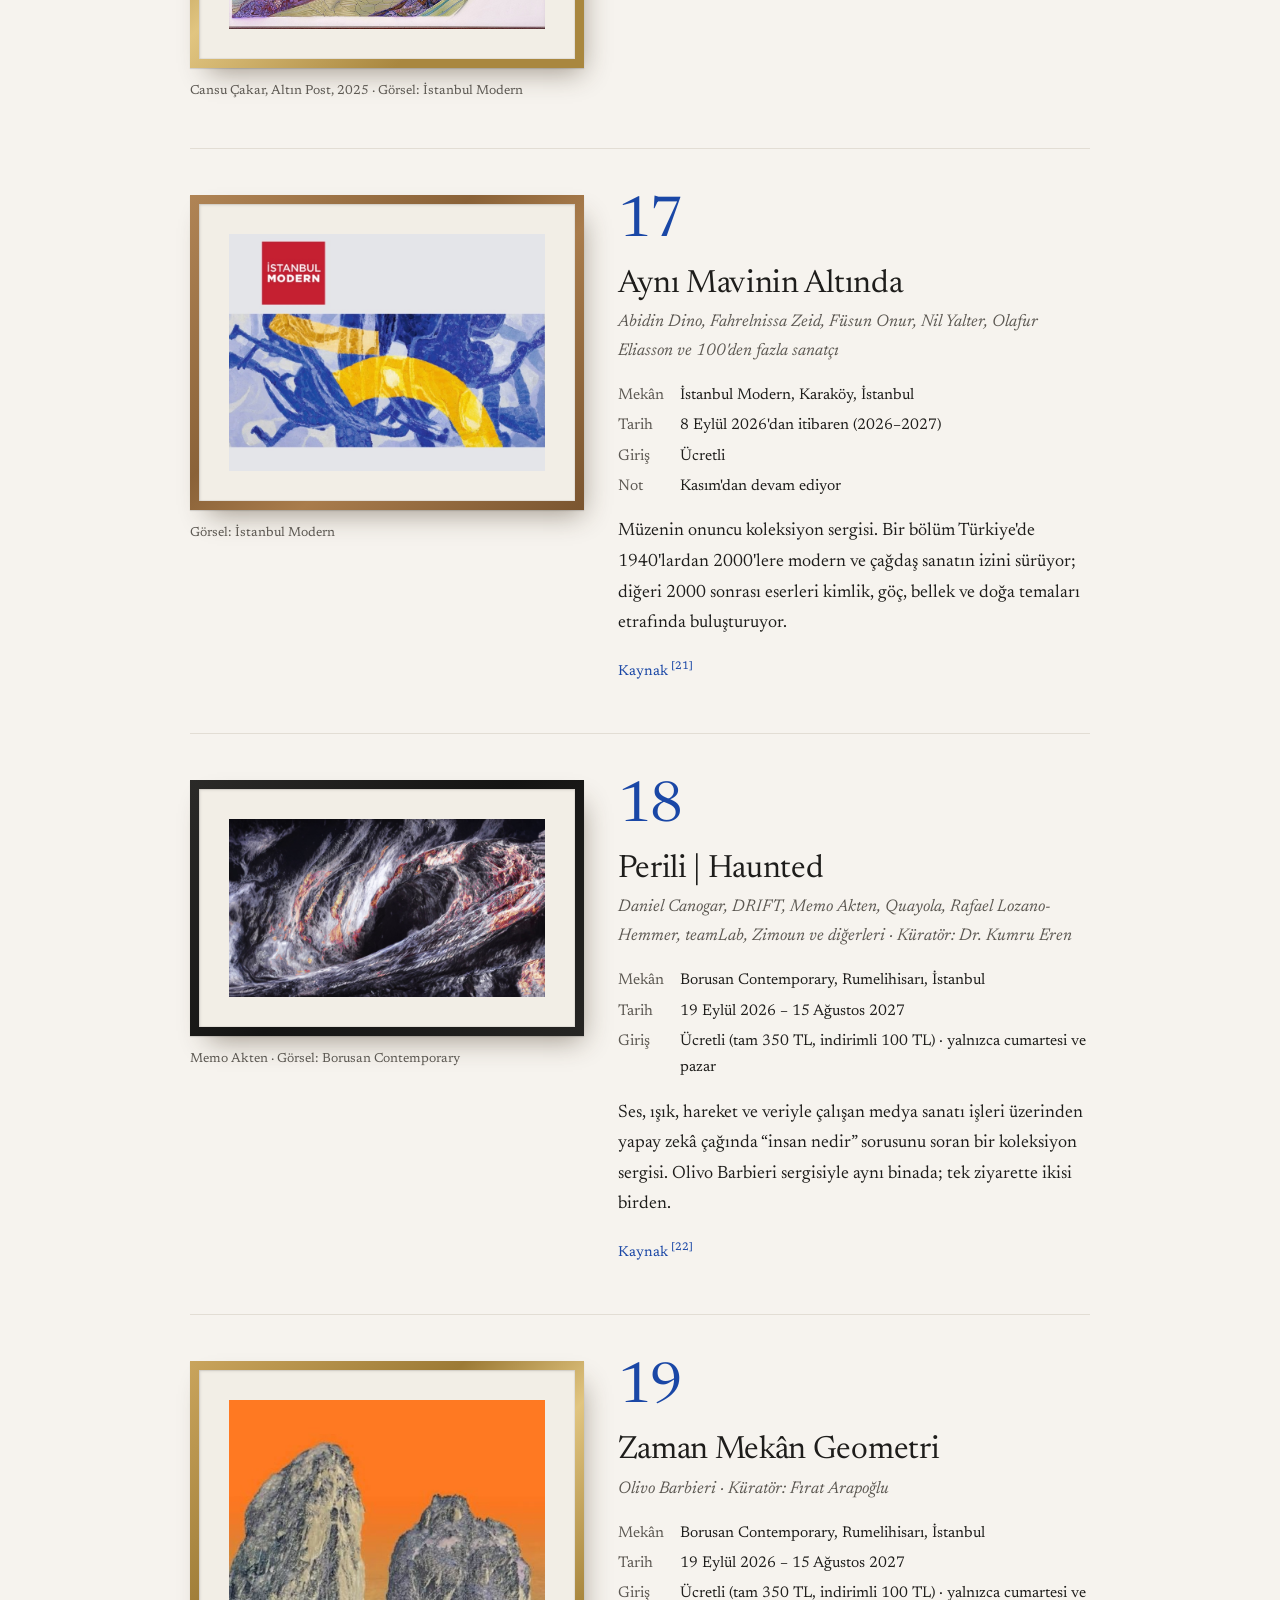
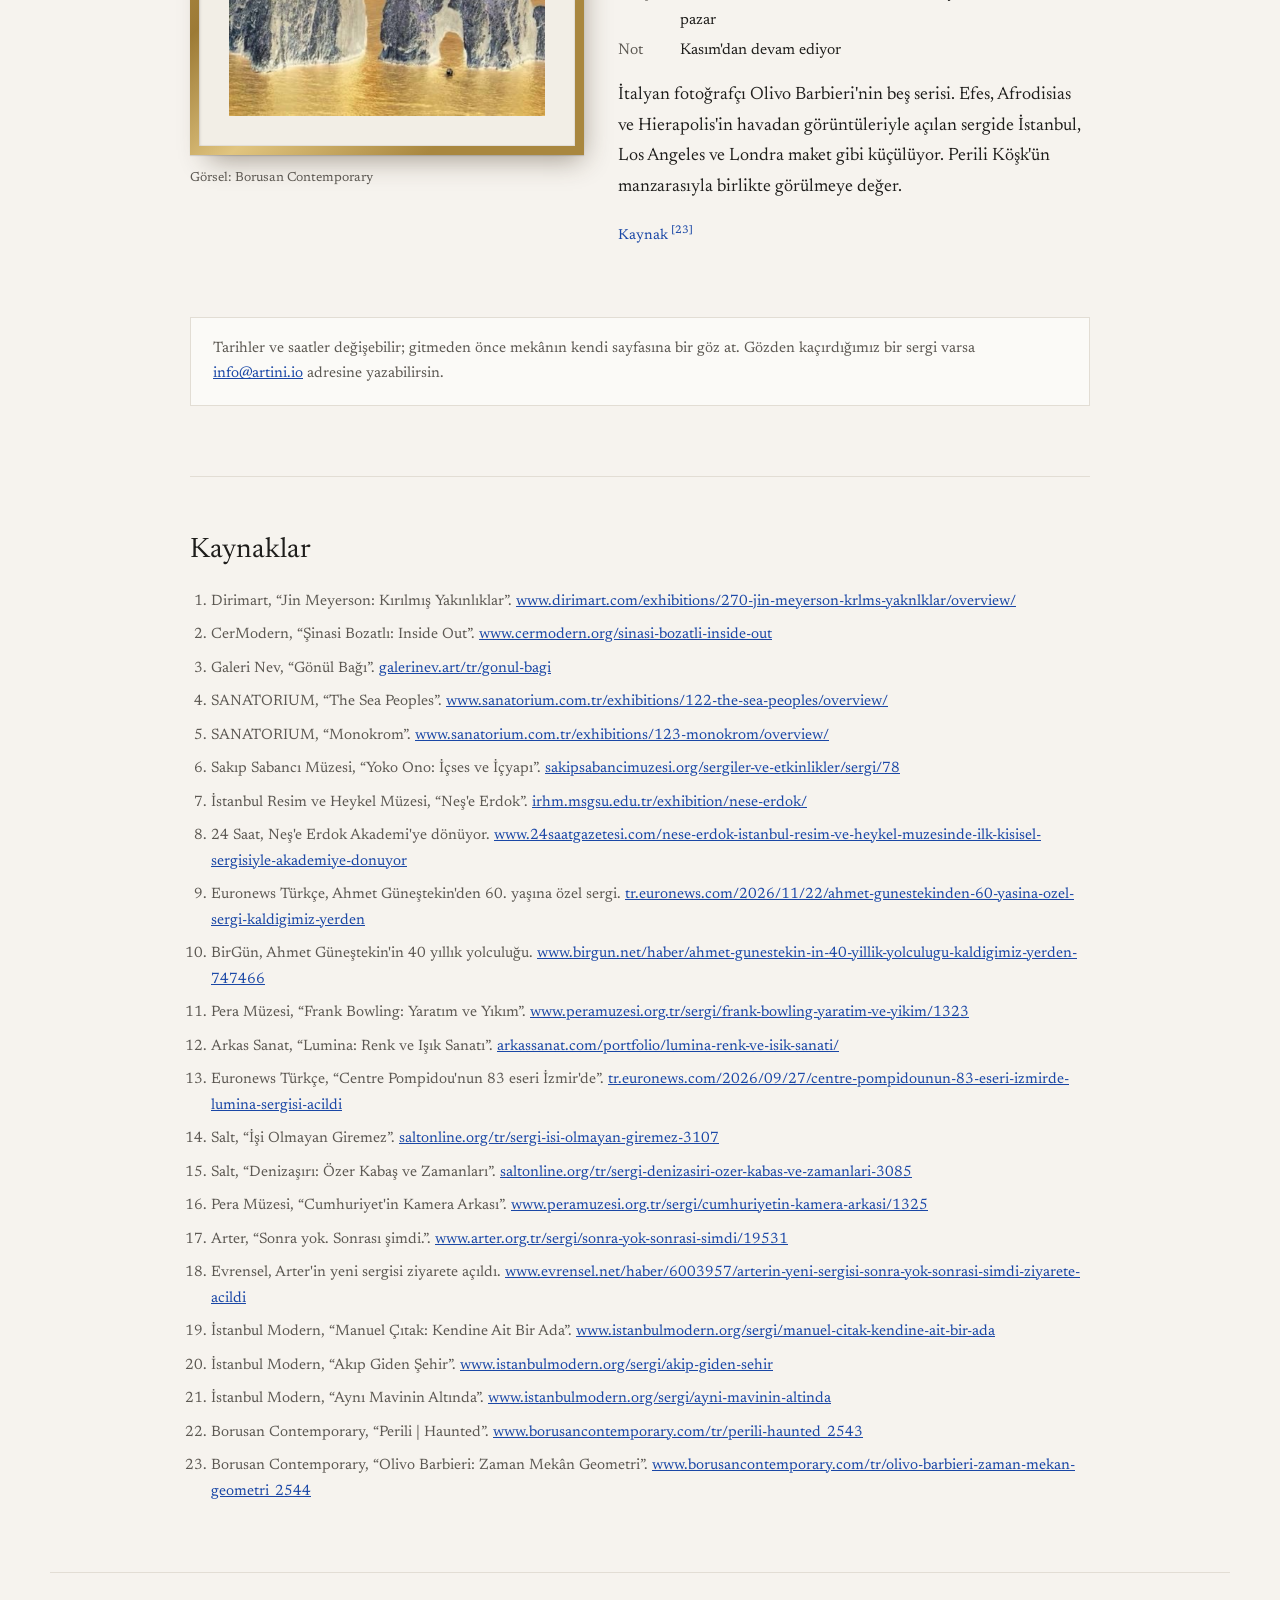
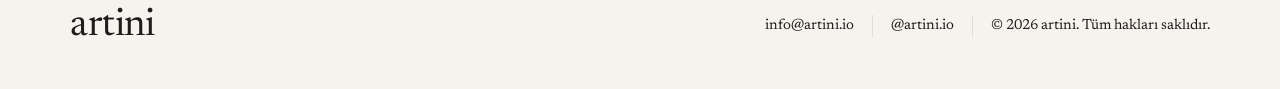
<file: sergiler/aralik-2026.html>
<!doctype html>
<html lang="tr">
<head>
<meta charset="utf-8">
<meta name="viewport" content="width=device-width, initial-scale=1, viewport-fit=cover">
<title>Aralık 2026 sergileri · artini</title>
<meta name="description" content="Aralık 2026'da İstanbul, İzmir ve çevresinde görülmeye değer sergiler: tarihler, mekânlar ve kısa notlarla artini seçkisi.">
<link rel="preconnect" href="https://fonts.googleapis.com">
<link rel="stylesheet" href="https://fonts.googleapis.com/css2?family=Newsreader:ital,opsz,wght@0,6..72,400;0,6..72,500;1,6..72,400&display=swap">
<link rel="stylesheet" href="../yazilar/yazi.css">
<link rel="stylesheet" href="sergiler.css">
</head>
<body>

<div class="sunlit">
  <header>
    <div class="wrap bar">
      <a class="logo" href="/">artini</a>
      <nav aria-label="Ana menü">
        <a href="/#sanatcilar">Sanatçılar</a>
        <a href="/#sergiler" aria-current="page">Sergiler</a>
        <a href="/#yazilar">Yazılar</a>
        <a href="/basvuru.html">Başvuru</a>
        <a href="https://www.instagram.com/artini.io/" target="_blank" rel="noopener">Instagram</a>
      </nav>
    </div>
  </header>
  <div class="wrap">
    <div class="intro">
      <a class="kicker" href="/#sergiler">Sergiler</a>
      <h1 id="title">Aralık'ta ne görelim?</h1>
      <p class="lede" id="lede"></p>
      <div class="meta" id="meta"></div>
    </div>
  </div>
</div>

<div class="wrap">
  <ol class="list" id="list"></ol>
  <p class="note">Tarihler ve saatler değişebilir; gitmeden önce mekânın kendi sayfasına bir göz at. Gözden kaçırdığımız bir sergi varsa <a href="mailto:info@artini.io" style="color:var(--blue)">info@artini.io</a> adresine yazabilirsin.</p>
  <section class="refs" aria-labelledby="refsTitle">
    <h2 id="refsTitle">Kaynaklar</h2>
    <ol id="refs"></ol>
  </section>
</div>

<footer>
  <div class="wrap row">
    <a class="logo" href="/">artini</a>
    <div class="links">
      <span>info@artini.io</span>
      <span><a href="https://www.instagram.com/artini.io/" target="_blank" rel="noopener">@artini.io</a></span>
      <span>© 2026 artini. Tüm hakları saklıdır.</span>
    </div>
  </div>
</footer>

<script src="aralik-2026.js"></script>
<script>
const esc=s=>String(s??"").replace(/[&<>"]/g,c=>({"&":"&amp;","<":"&lt;",">":"&gt;",'"':"&quot;"}[c]));
const pad=n=>String(n).padStart(2,"0");
const S=window.SERGILER;
document.getElementById("lede").textContent=S.giris;
document.getElementById("meta").textContent=`${S.liste.length} sergi · ${S.guncelleme} itibarıyla`;

/* kaynaklar tek listede toplanır; her sergi kendi numaralarına bağlanır */
const refs=[];
const refNo=k=>{let i=refs.findIndex(r=>r.url===k.url);if(i<0){refs.push(k);i=refs.length-1}return i+1};

document.getElementById("list").innerHTML=S.liste.map((s,i)=>{
  const n=i+1, nums=s.kaynak.map(refNo);
  const art=s.gorsel
    ? `<div class="frame ${s.cerceve||"light"}"><div class="mat"><img src="${esc(s.gorsel)}" alt="${esc(s.gorselAlt||s.baslik)}" loading="lazy"></div></div>${s.gorselKunye?`<div class="credit">${esc(s.gorselKunye)}</div>`:""}`
    : `<div class="frame ${s.cerceve||"black"}"><div class="poster" style="--c1:${s.renk[0]};--c2:${s.renk[1]};--c3:${s.renk[2]}" aria-hidden="true"><div class="pn">${pad(n)}</div><div><div class="pt">${esc(s.baslik)}</div><div class="pv">${esc(s.mekan)}</div></div></div></div>`;
  return `<li class="item" id="sergi-${n}">
    <div>${art}</div>
    <div>
      <div class="no">${pad(n)}</div>
      <h2>${esc(s.baslik)}</h2>
      ${s.kim?`<p class="who">${esc(s.kim)}</p>`:""}
      <dl class="facts"><dt>Mekân</dt><dd>${esc(s.mekan)}, ${esc(s.yer)}</dd><dt>Tarih</dt><dd>${esc(s.tarih)}</dd>${s.bilet?`<dt>Giriş</dt><dd>${esc(s.bilet)}</dd>`:""}${s.devam?`<dt>Not</dt><dd>Kasım'dan devam ediyor</dd>`:""}</dl>
      <p>${esc(s.aciklama)}</p>
      <a class="ref" href="#kaynak-${nums[0]}">Kaynak ${nums.map(x=>`<sup>[${x}]</sup>`).join("")}</a>
    </div>
  </li>`;
}).join("");

document.getElementById("refs").innerHTML=refs.map((r,i)=>`<li id="kaynak-${i+1}">${esc(r.ad)}. <a href="${esc(r.url)}" target="_blank" rel="noopener">${esc(r.url.replace(/^https?:\/\//,""))}</a>${r.erisim?` (erişim: ${esc(r.erisim)})`:""}</li>`).join("");
</script>

</body>
</html>
</file>
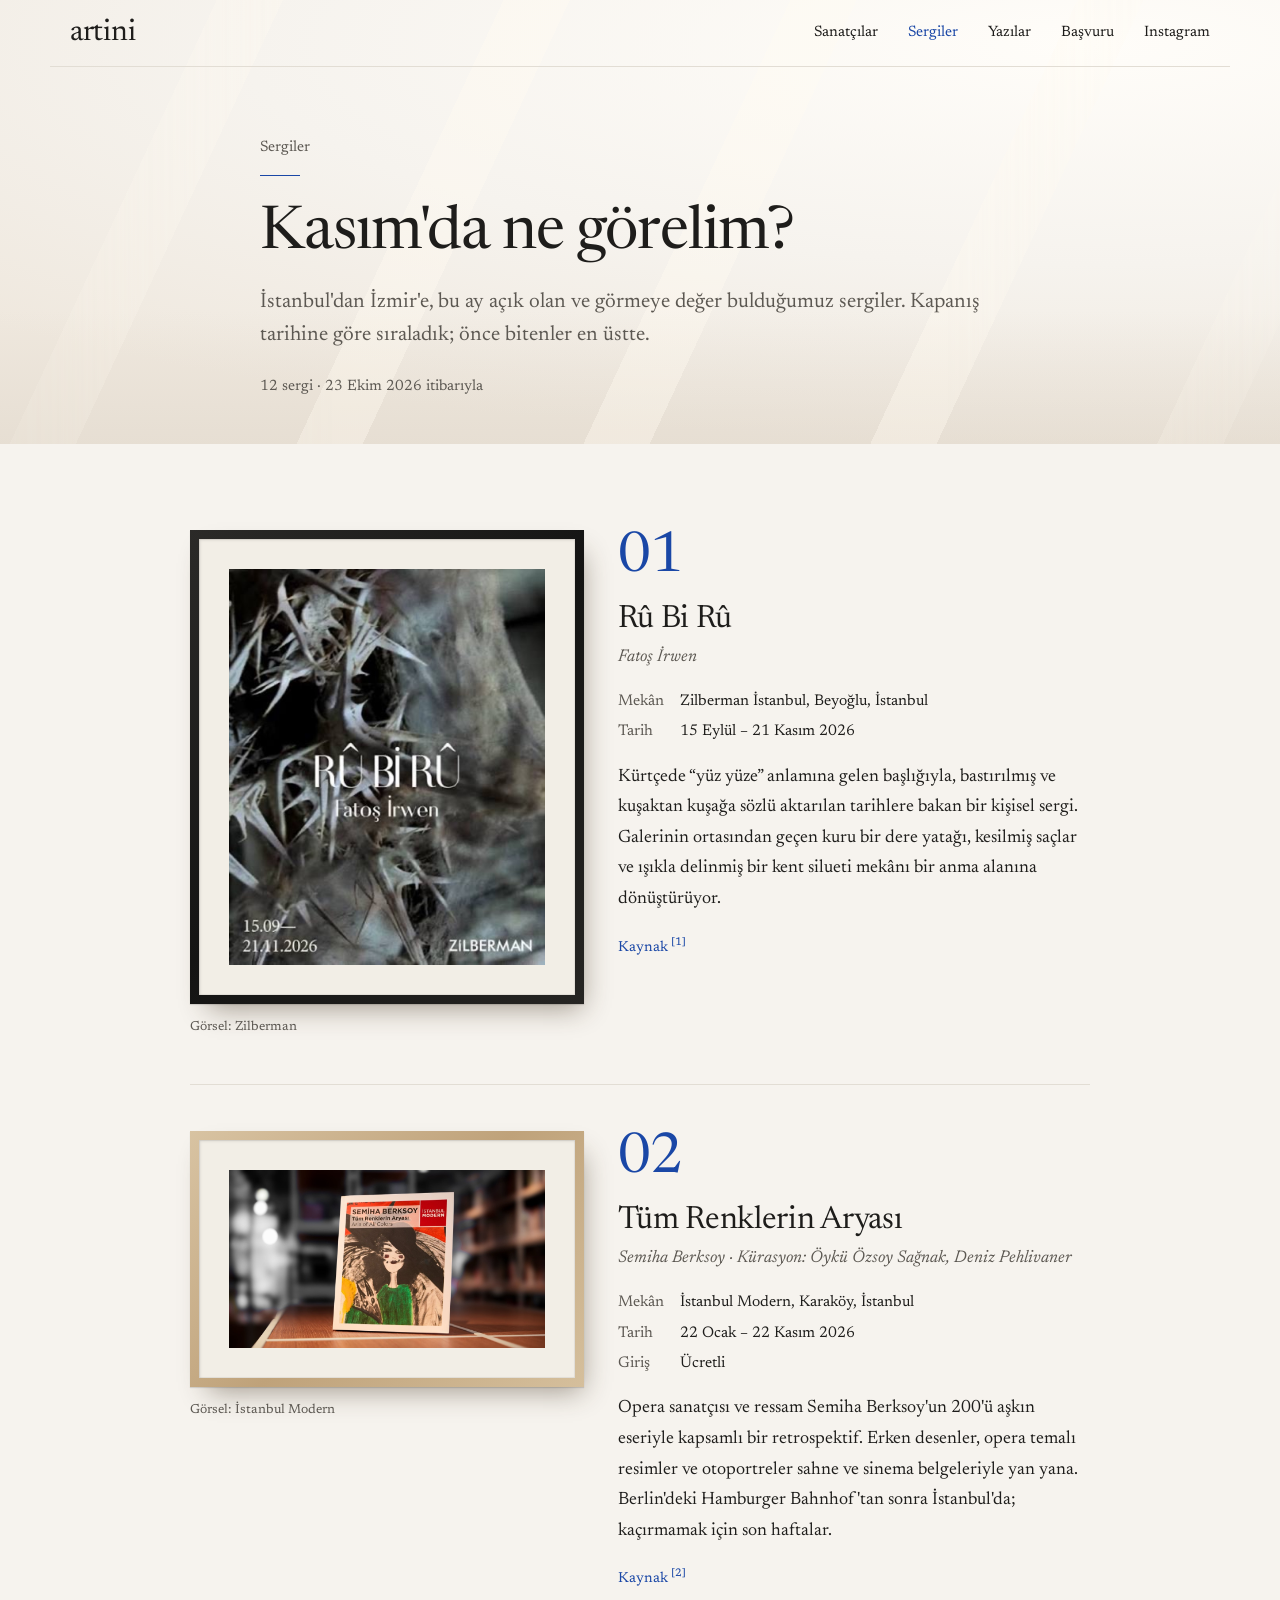
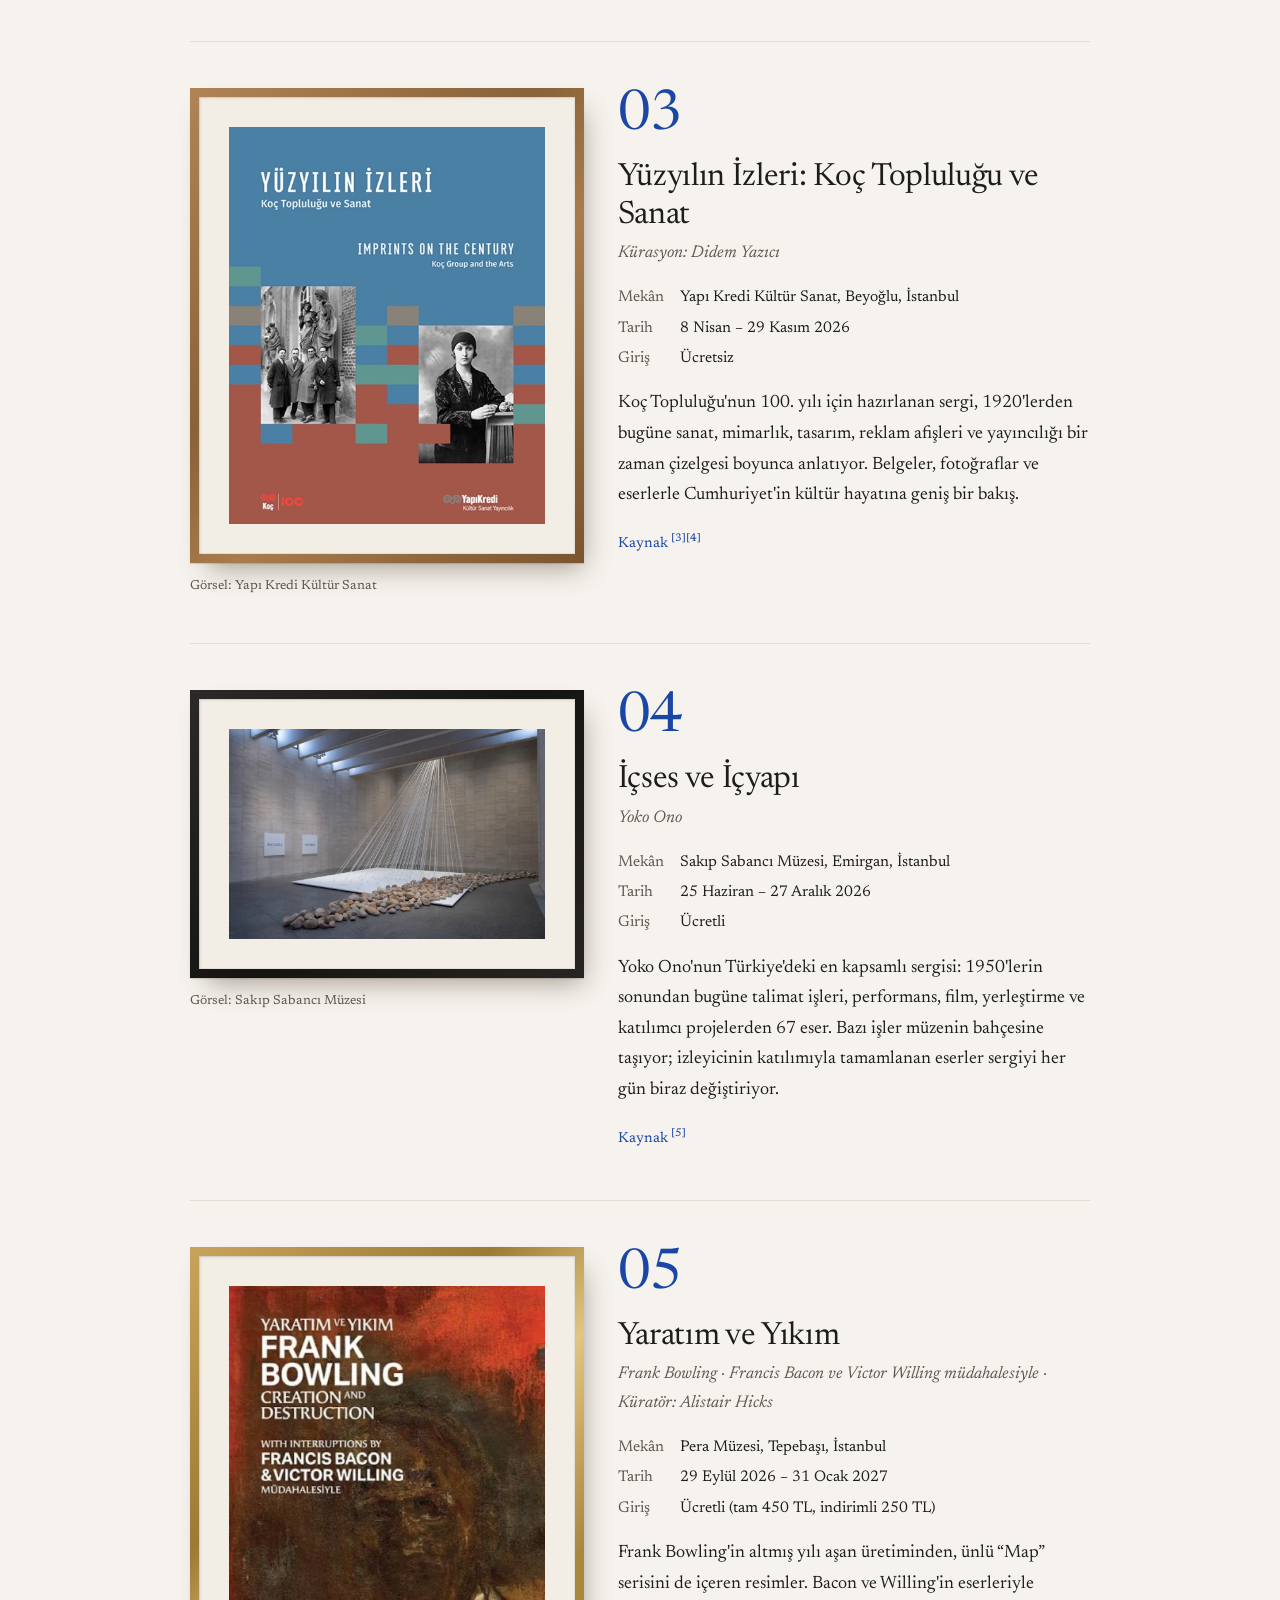
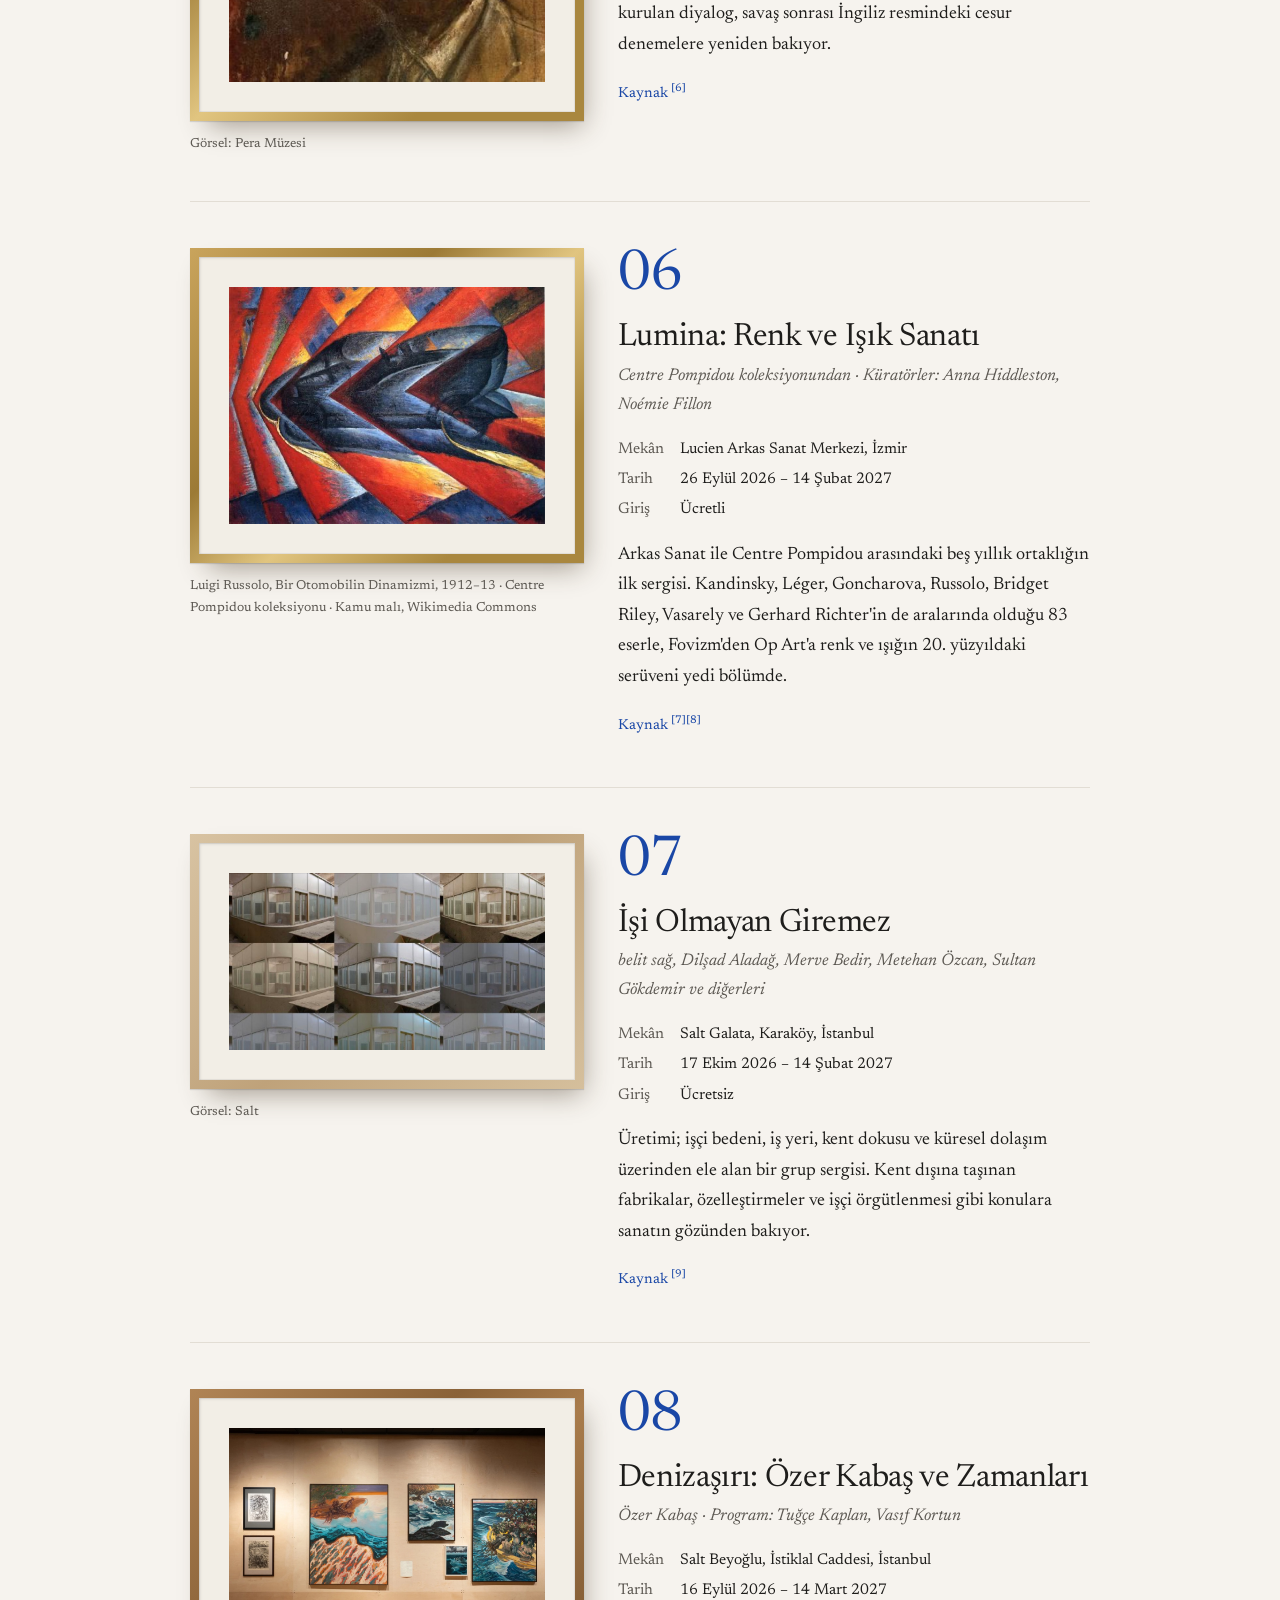
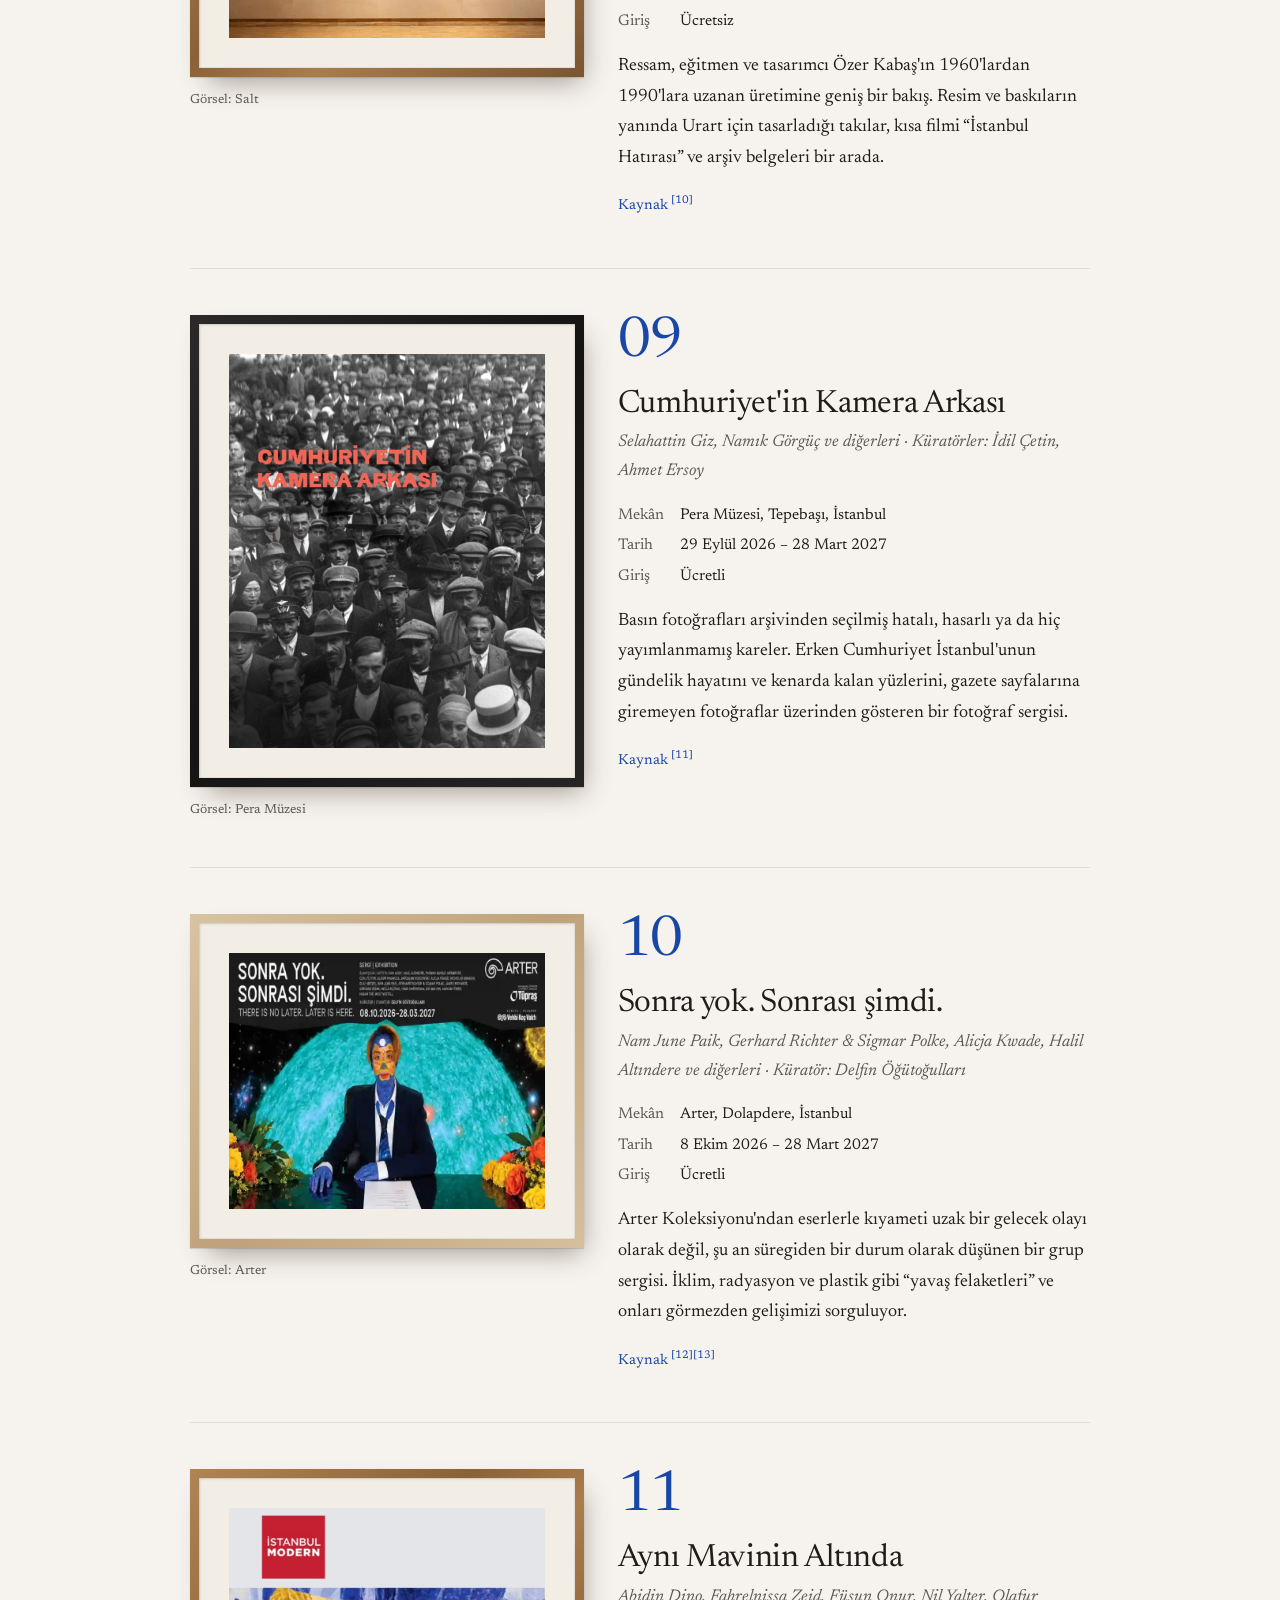
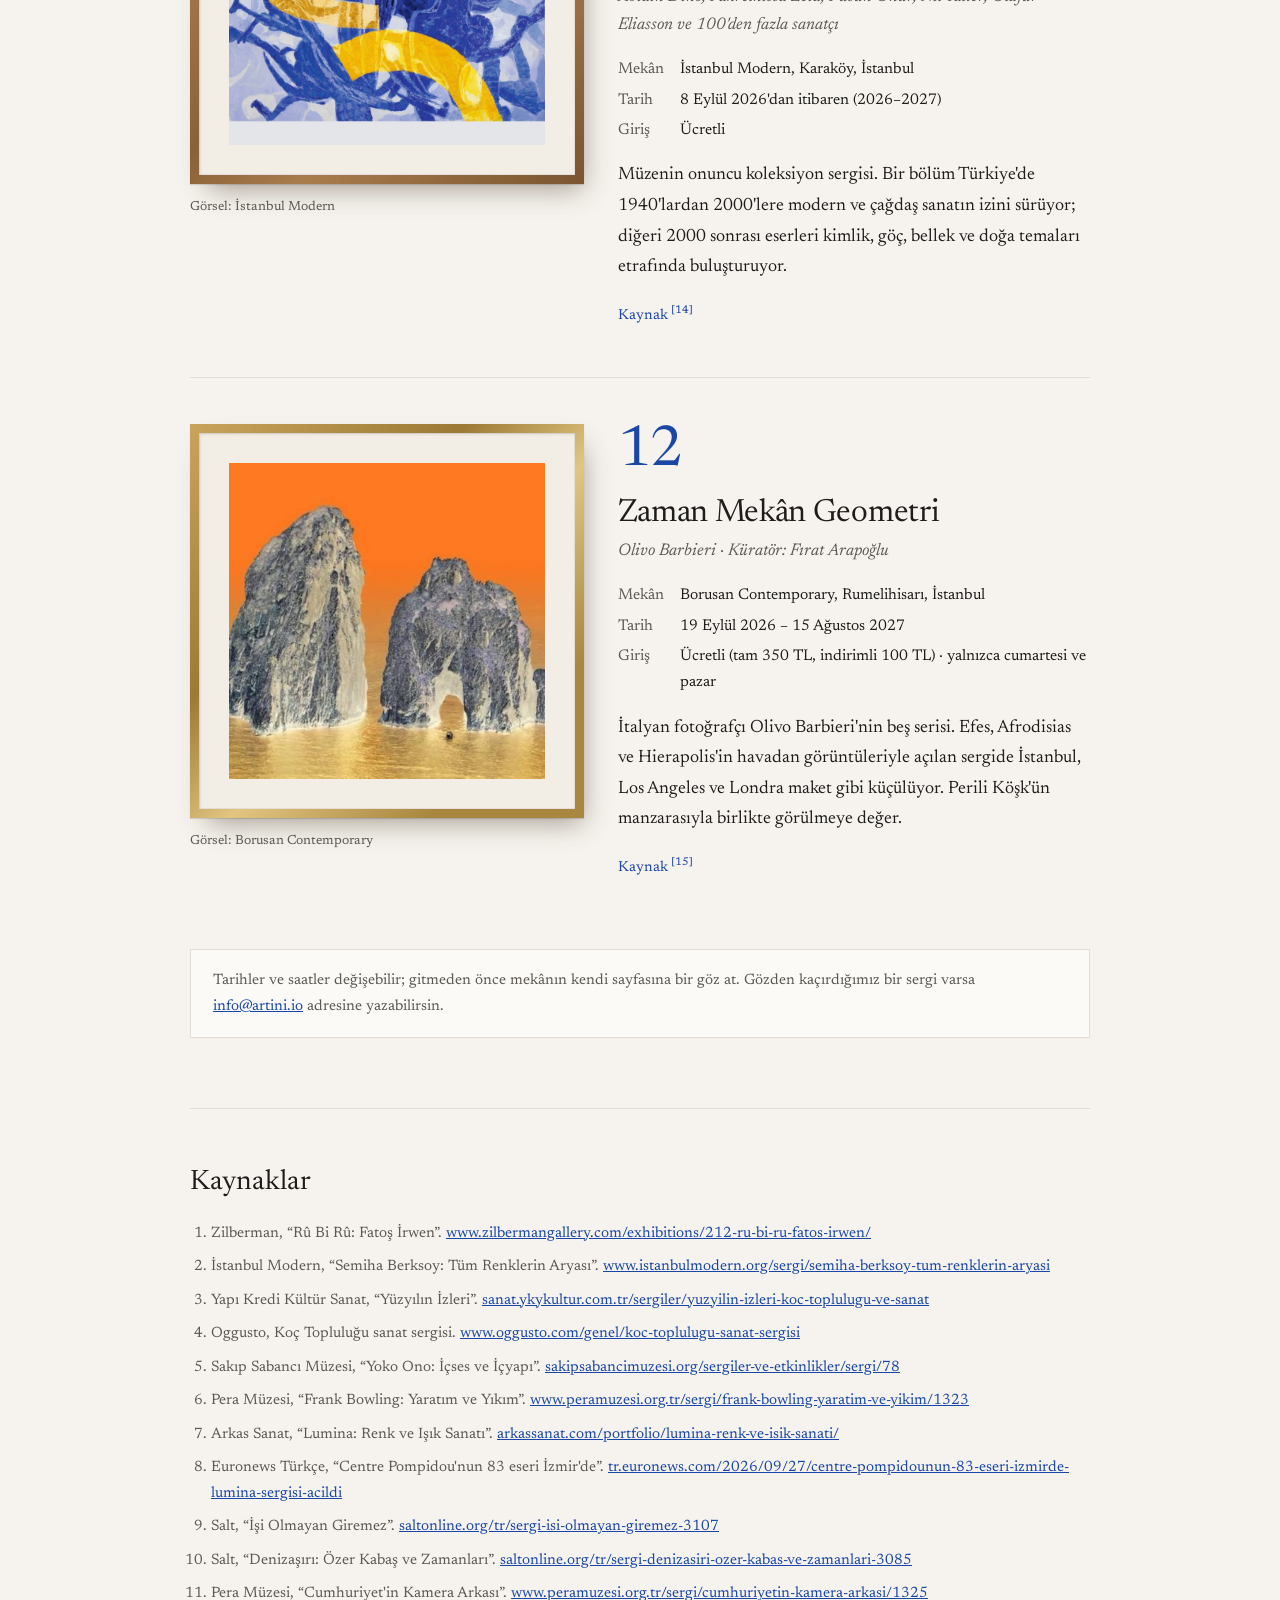
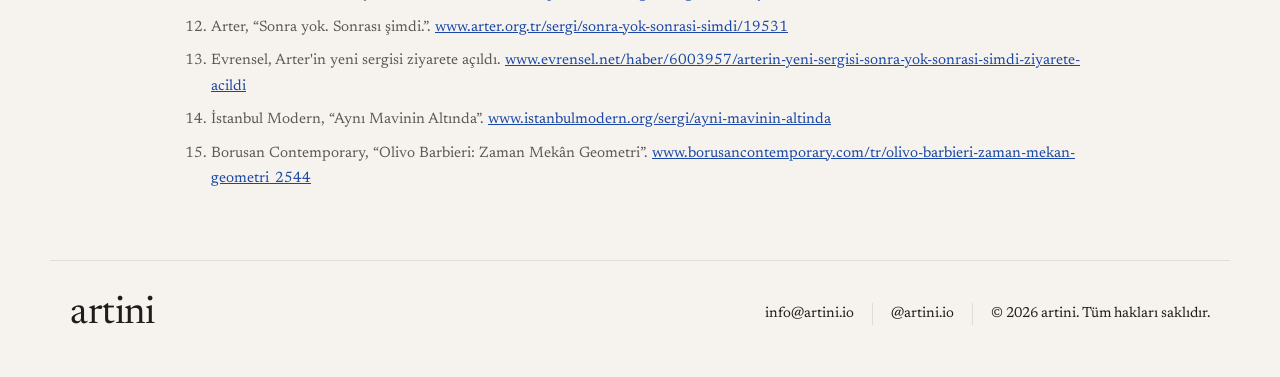
<file: sergiler/kasim-2026.html>
<!doctype html>
<html lang="tr">
<head>
<meta charset="utf-8">
<meta name="viewport" content="width=device-width, initial-scale=1, viewport-fit=cover">
<title>Kasım 2026 sergileri · artini</title>
<meta name="description" content="Kasım 2026'da İstanbul ve çevresinde görülmeye değer sergiler: tarihler, mekânlar ve kısa notlarla artini seçkisi.">
<link rel="preconnect" href="https://fonts.googleapis.com">
<link rel="stylesheet" href="https://fonts.googleapis.com/css2?family=Newsreader:ital,opsz,wght@0,6..72,400;0,6..72,500;1,6..72,400&display=swap">
<link rel="stylesheet" href="../yazilar/yazi.css">
<link rel="stylesheet" href="sergiler.css">
</head>
<body>

<div class="sunlit">
  <header>
    <div class="wrap bar">
      <a class="logo" href="/">artini</a>
      <nav aria-label="Ana menü">
        <a href="/#sanatcilar">Sanatçılar</a>
        <a href="/#sergiler" aria-current="page">Sergiler</a>
        <a href="/#yazilar">Yazılar</a>
        <a href="/basvuru.html">Başvuru</a>
        <a href="https://www.instagram.com/artini.io/" target="_blank" rel="noopener">Instagram</a>
      </nav>
    </div>
  </header>
  <div class="wrap">
    <div class="intro">
      <a class="kicker" href="/#sergiler">Sergiler</a>
      <h1 id="title">Kasım'da ne görelim?</h1>
      <p class="lede" id="lede"></p>
      <div class="meta" id="meta"></div>
    </div>
  </div>
</div>

<div class="wrap">
  <ol class="list" id="list"></ol>
  <p class="note">Tarihler ve saatler değişebilir; gitmeden önce mekânın kendi sayfasına bir göz at. Gözden kaçırdığımız bir sergi varsa <a href="mailto:info@artini.io" style="color:var(--blue)">info@artini.io</a> adresine yazabilirsin.</p>
  <section class="refs" aria-labelledby="refsTitle">
    <h2 id="refsTitle">Kaynaklar</h2>
    <ol id="refs"></ol>
  </section>
</div>

<footer>
  <div class="wrap row">
    <a class="logo" href="/">artini</a>
    <div class="links">
      <span>info@artini.io</span>
      <span><a href="https://www.instagram.com/artini.io/" target="_blank" rel="noopener">@artini.io</a></span>
      <span>© 2026 artini. Tüm hakları saklıdır.</span>
    </div>
  </div>
</footer>

<script src="kasim-2026.js"></script>
<script>
const esc=s=>String(s??"").replace(/[&<>"]/g,c=>({"&":"&amp;","<":"&lt;",">":"&gt;",'"':"&quot;"}[c]));
const pad=n=>String(n).padStart(2,"0");
const S=window.SERGILER;
document.getElementById("lede").textContent=S.giris;
document.getElementById("meta").textContent=`${S.liste.length} sergi · ${S.guncelleme} itibarıyla`;

/* kaynaklar tek listede toplanır; her sergi kendi numaralarına bağlanır */
const refs=[];
const refNo=k=>{let i=refs.findIndex(r=>r.url===k.url);if(i<0){refs.push(k);i=refs.length-1}return i+1};

document.getElementById("list").innerHTML=S.liste.map((s,i)=>{
  const n=i+1, nums=s.kaynak.map(refNo);
  const art=s.gorsel
    ? `<div class="frame ${s.cerceve||"light"}"><div class="mat"><img src="${esc(s.gorsel)}" alt="${esc(s.gorselAlt||s.baslik)}" loading="lazy"></div></div>${s.gorselKunye?`<div class="credit">${esc(s.gorselKunye)}</div>`:""}`
    : `<div class="frame ${s.cerceve||"black"}"><div class="poster" style="--c1:${s.renk[0]};--c2:${s.renk[1]};--c3:${s.renk[2]}" aria-hidden="true"><div class="pn">${pad(n)}</div><div><div class="pt">${esc(s.baslik)}</div><div class="pv">${esc(s.mekan)}</div></div></div></div>`;
  return `<li class="item" id="sergi-${n}">
    <div>${art}</div>
    <div>
      <div class="no">${pad(n)}</div>
      <h2>${esc(s.baslik)}</h2>
      ${s.kim?`<p class="who">${esc(s.kim)}</p>`:""}
      <dl class="facts"><dt>Mekân</dt><dd>${esc(s.mekan)}, ${esc(s.yer)}</dd><dt>Tarih</dt><dd>${esc(s.tarih)}</dd>${s.bilet?`<dt>Giriş</dt><dd>${esc(s.bilet)}</dd>`:""}</dl>
      <p>${esc(s.aciklama)}</p>
      <a class="ref" href="#kaynak-${nums[0]}">Kaynak ${nums.map(x=>`<sup>[${x}]</sup>`).join("")}</a>
    </div>
  </li>`;
}).join("");

document.getElementById("refs").innerHTML=refs.map((r,i)=>`<li id="kaynak-${i+1}">${esc(r.ad)}. <a href="${esc(r.url)}" target="_blank" rel="noopener">${esc(r.url.replace(/^https?:\/\//,""))}</a>${r.erisim?` (erişim: ${esc(r.erisim)})`:""}</li>`).join("");
</script>

</body>
</html>
</file>
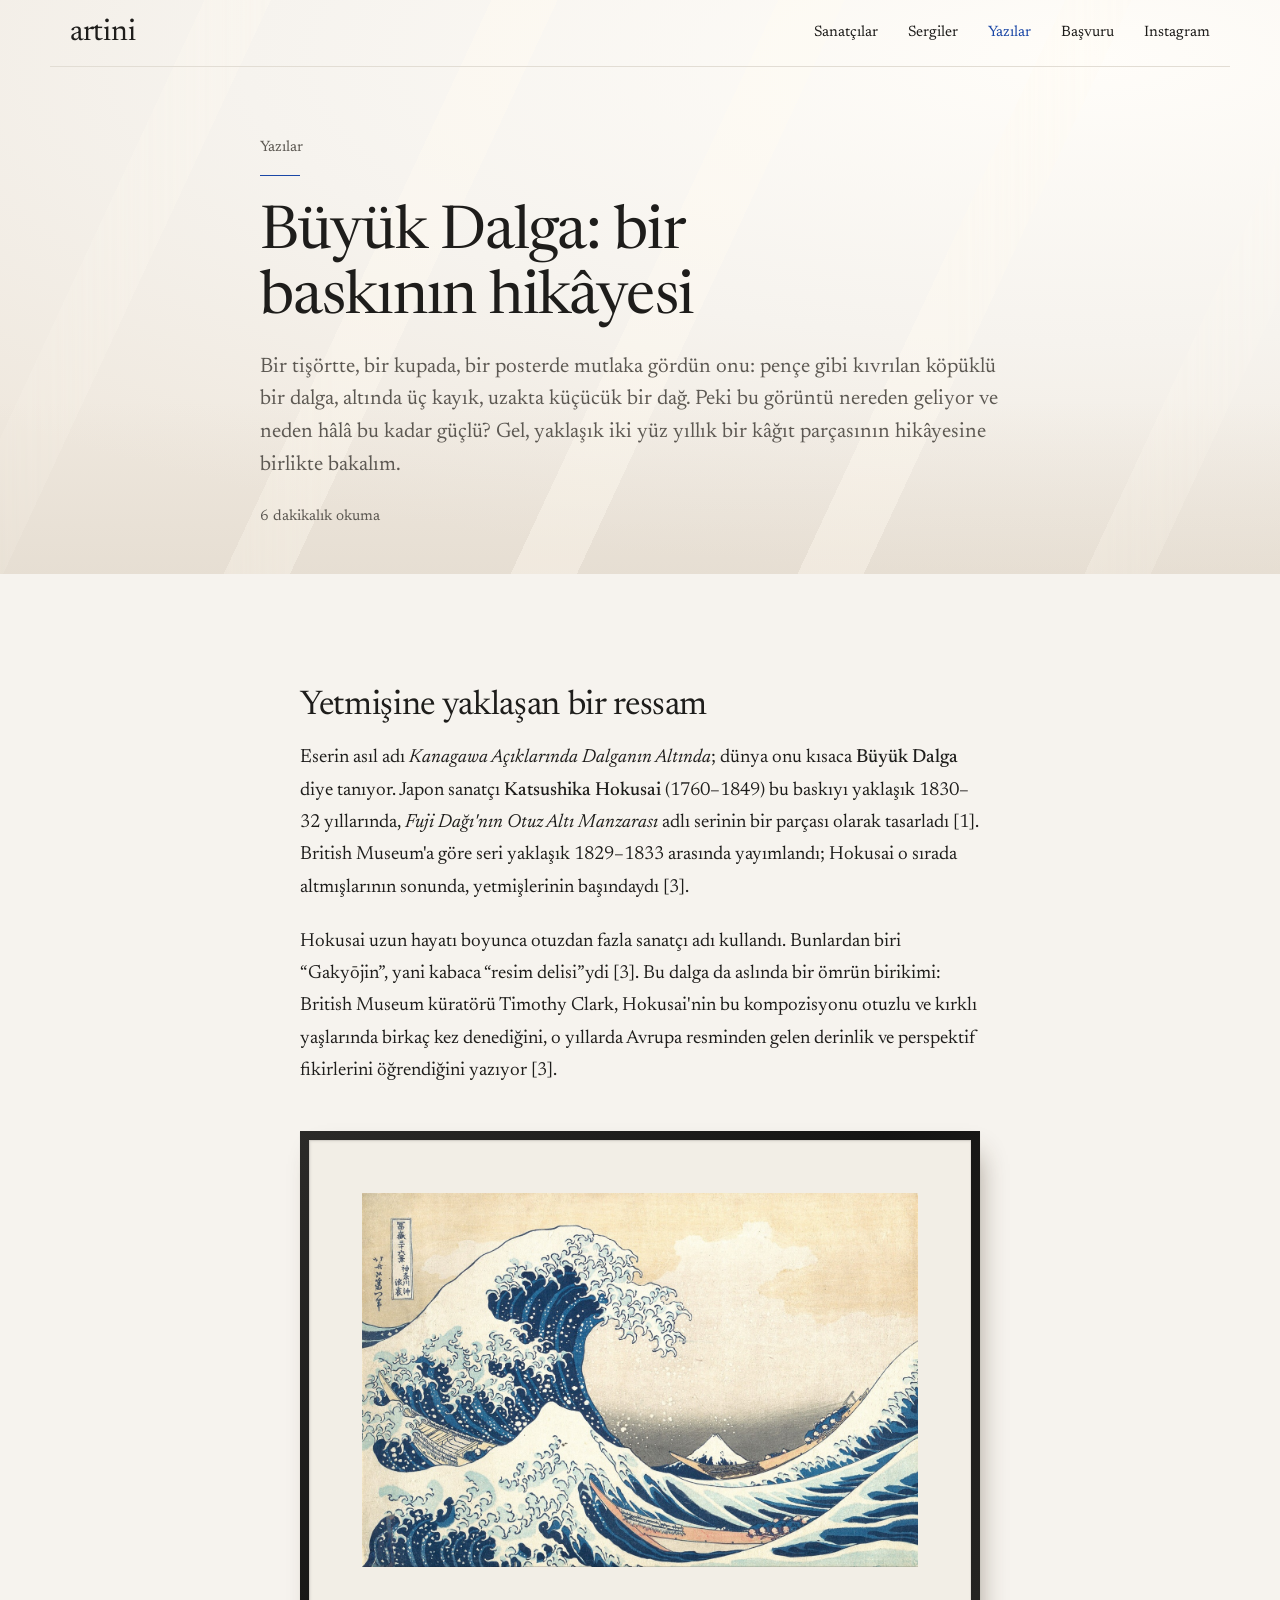
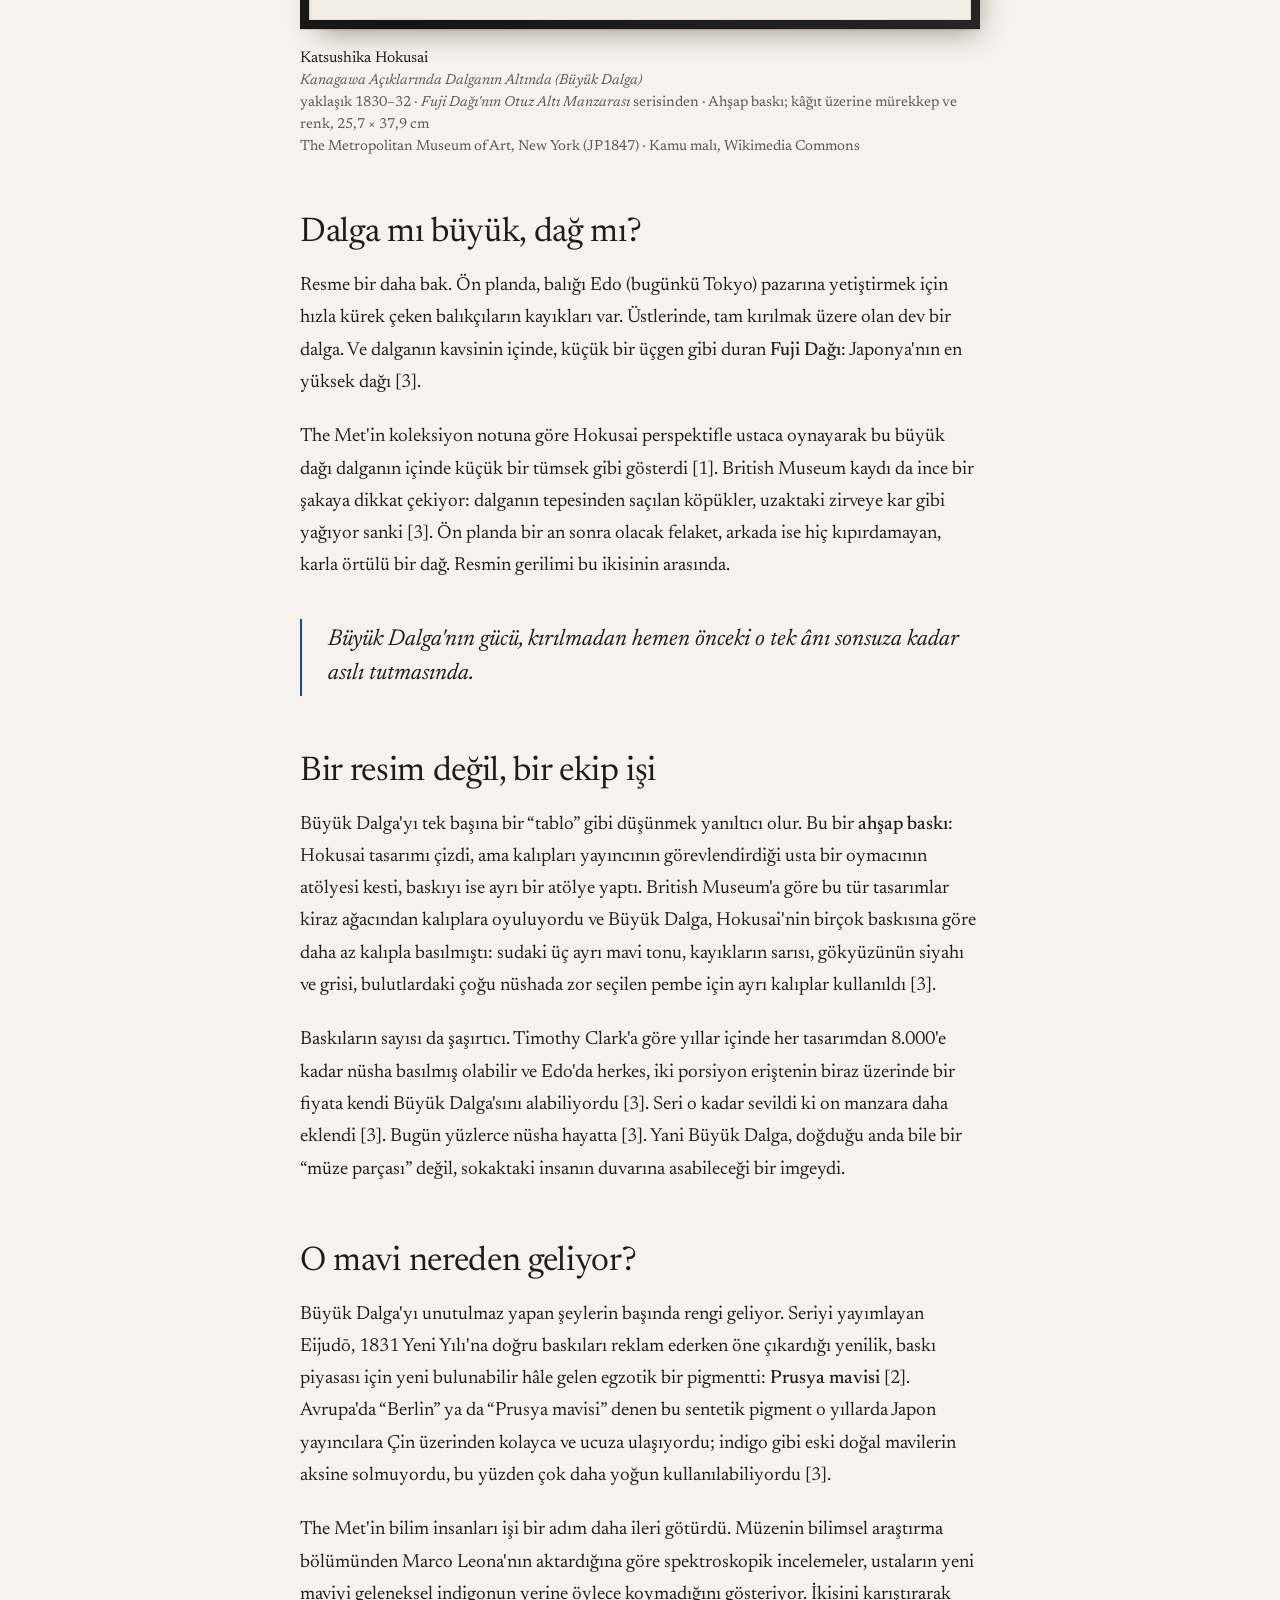
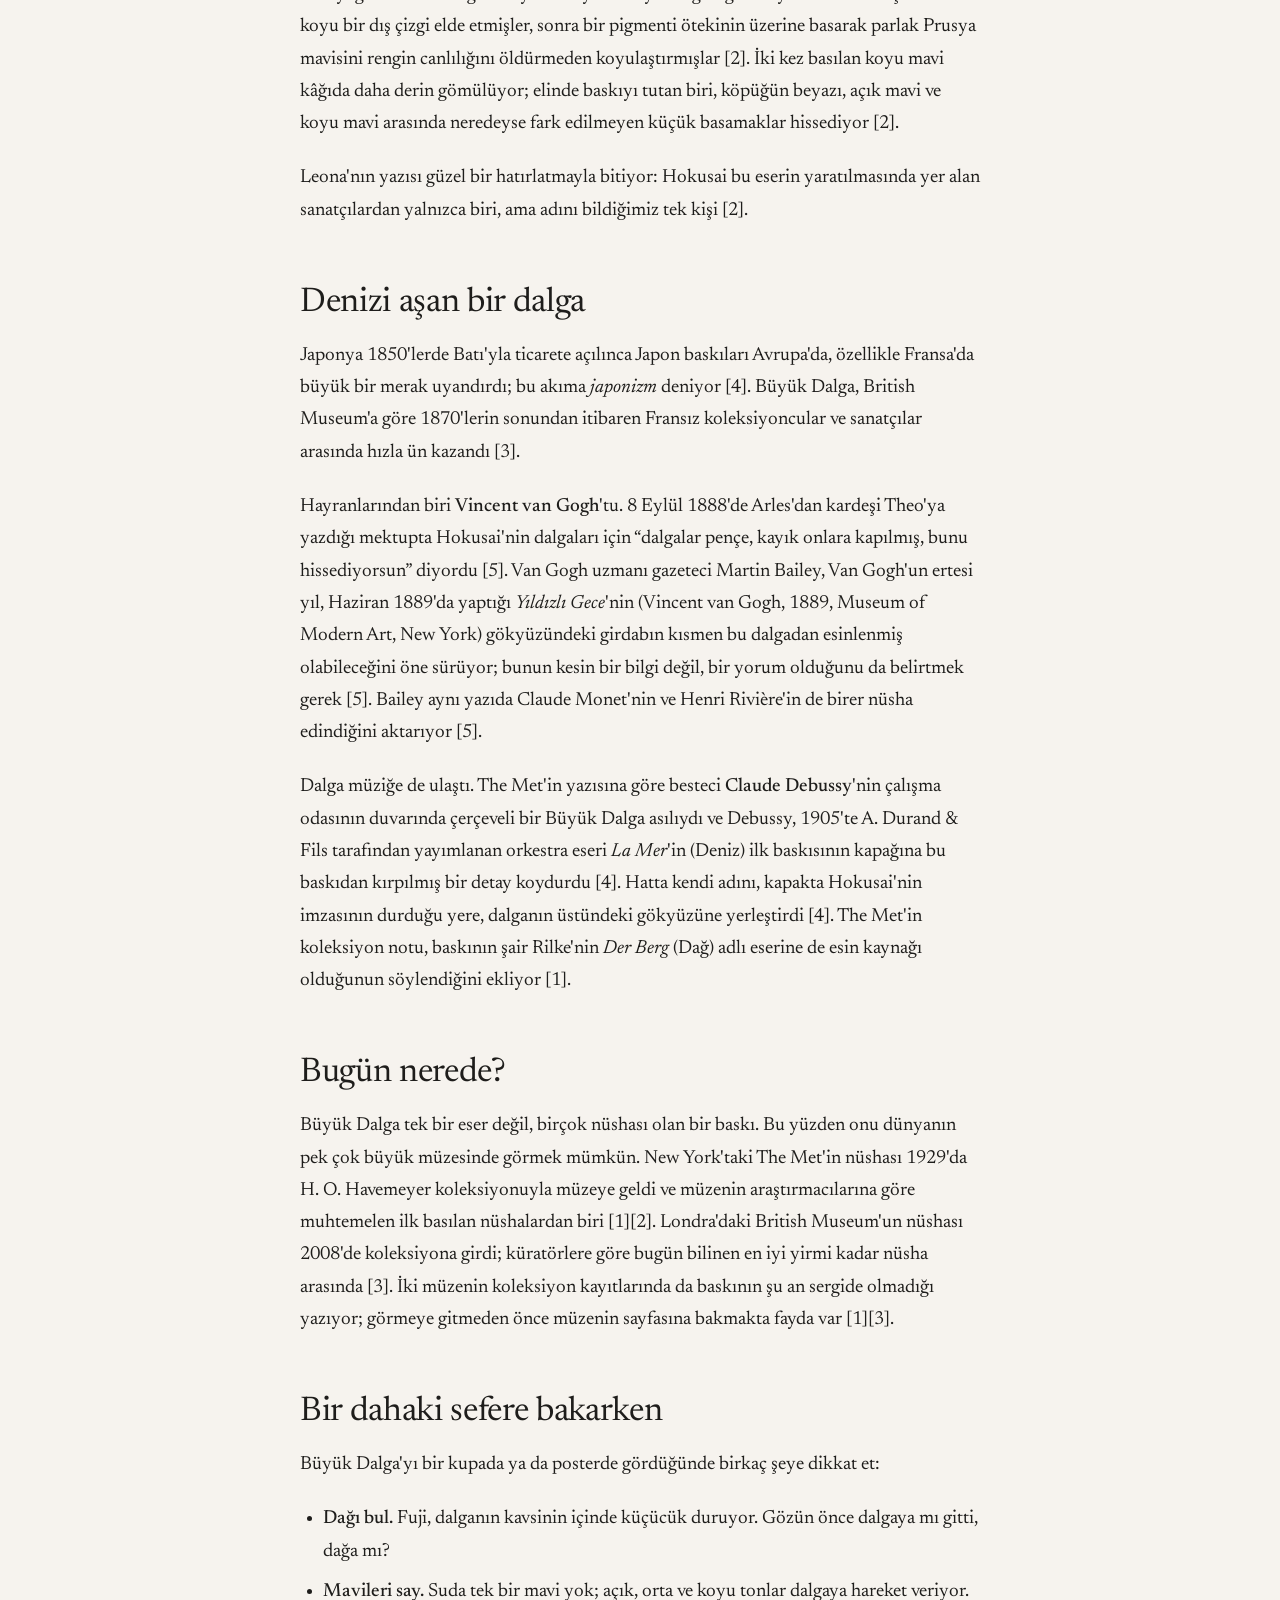
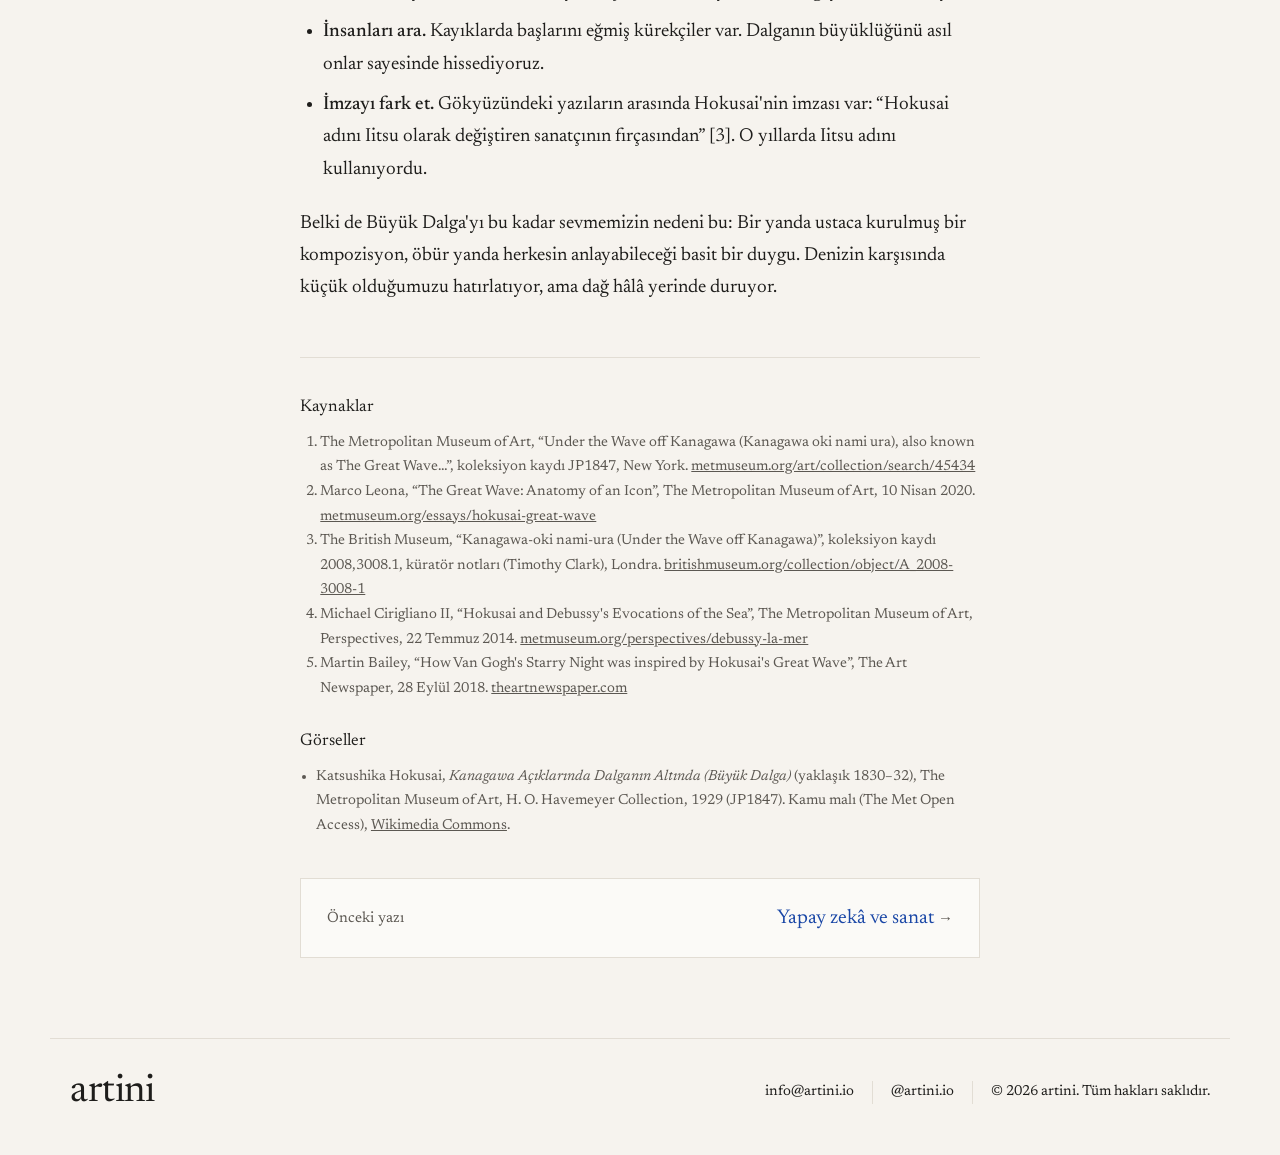
<file: yazilar/buyuk-dalga.html>
<!doctype html>
<html lang="tr">
<head>
<meta charset="utf-8">
<meta name="viewport" content="width=device-width, initial-scale=1, viewport-fit=cover">
<title>Büyük Dalga: bir baskının hikâyesi · artini</title>
<meta name="description" content="Hokusai'nin Büyük Dalga'sı nasıl yapıldı, neden bu kadar mavi ve nasıl oldu da Van Gogh'tan Debussy'ye herkesin aklına kazındı? Dünyanın en tanınan baskısına kısa bir bakış.">
<link rel="preconnect" href="https://fonts.googleapis.com">
<link rel="stylesheet" href="https://fonts.googleapis.com/css2?family=Newsreader:ital,opsz,wght@0,6..72,400;0,6..72,500;1,6..72,400&display=swap">
<link rel="stylesheet" href="yazi.css">
</head>
<body>

<div class="sunlit">
  <header>
    <div class="wrap bar">
      <a class="logo" href="/">artini</a>
      <nav aria-label="Ana menü">
        <a href="/#sanatcilar">Sanatçılar</a>
        <a href="/#sergiler">Sergiler</a>
        <a href="/#yazilar" aria-current="page">Yazılar</a>
        <a href="/basvuru.html">Başvuru</a>
        <a href="https://www.instagram.com/artini.io/" target="_blank" rel="noopener">Instagram</a>
      </nav>
    </div>
  </header>
  <div class="wrap">
    <div class="intro">
      <a class="kicker" href="/#yazilar">Yazılar</a>
      <h1>Büyük Dalga: bir baskının hikâyesi</h1>
      <p class="lede">Bir tişörtte, bir kupada, bir posterde mutlaka gördün onu: pençe gibi kıvrılan köpüklü bir dalga, altında üç kayık, uzakta küçücük bir dağ. Peki bu görüntü nereden geliyor ve neden hâlâ bu kadar güçlü? Gel, yaklaşık iki yüz yıllık bir kâğıt parçasının hikâyesine birlikte bakalım.</p>
      <div class="meta">6 dakikalık okuma</div>
    </div>
  </div>
</div>

<div class="wrap">
<article class="text">

  <h2>Yetmişine yaklaşan bir ressam</h2>
  <p>Eserin asıl adı <em>Kanagawa Açıklarında Dalganın Altında</em>; dünya onu kısaca <strong>Büyük Dalga</strong> diye tanıyor. Japon sanatçı <strong>Katsushika Hokusai</strong> (1760–1849) bu baskıyı yaklaşık 1830–32 yıllarında, <em>Fuji Dağı'nın Otuz Altı Manzarası</em> adlı serinin bir parçası olarak tasarladı [1]. British Museum'a göre seri yaklaşık 1829–1833 arasında yayımlandı; Hokusai o sırada altmışlarının sonunda, yetmişlerinin başındaydı [3].</p>
  <p>Hokusai uzun hayatı boyunca otuzdan fazla sanatçı adı kullandı. Bunlardan biri “Gakyōjin”, yani kabaca “resim delisi”ydi [3]. Bu dalga da aslında bir ömrün birikimi: British Museum küratörü Timothy Clark, Hokusai'nin bu kompozisyonu otuzlu ve kırklı yaşlarında birkaç kez denediğini, o yıllarda Avrupa resminden gelen derinlik ve perspektif fikirlerini öğrendiğini yazıyor [3].</p>

  <figure>
    <div class="frame black"><div class="mat"><img src="gorseller/hokusai-buyuk-dalga.jpg" alt="Pençe gibi kıvrılan köpüklü dev bir dalga, altında kürek çeken balıkçılarla dolu üç kayık; dalganın kavsinin içinde uzakta küçük, karlı Fuji Dağı" loading="lazy" width="1400" height="941"></div></div>
    <figcaption><div class="name">Katsushika Hokusai</div><i>Kanagawa Açıklarında Dalganın Altında (Büyük Dalga)</i>yaklaşık 1830–32 · <i style="display:inline">Fuji Dağı'nın Otuz Altı Manzarası</i> serisinden · Ahşap baskı; kâğıt üzerine mürekkep ve renk, 25,7 × 37,9 cm<br>The Metropolitan Museum of Art, New York (JP1847) · Kamu malı, Wikimedia Commons</figcaption>
  </figure>

  <h2>Dalga mı büyük, dağ mı?</h2>
  <p>Resme bir daha bak. Ön planda, balığı Edo (bugünkü Tokyo) pazarına yetiştirmek için hızla kürek çeken balıkçıların kayıkları var. Üstlerinde, tam kırılmak üzere olan dev bir dalga. Ve dalganın kavsinin içinde, küçük bir üçgen gibi duran <strong>Fuji Dağı</strong>: Japonya'nın en yüksek dağı [3].</p>
  <p>The Met'in koleksiyon notuna göre Hokusai perspektifle ustaca oynayarak bu büyük dağı dalganın içinde küçük bir tümsek gibi gösterdi [1]. British Museum kaydı da ince bir şakaya dikkat çekiyor: dalganın tepesinden saçılan köpükler, uzaktaki zirveye kar gibi yağıyor sanki [3]. Ön planda bir an sonra olacak felaket, arkada ise hiç kıpırdamayan, karla örtülü bir dağ. Resmin gerilimi bu ikisinin arasında.</p>

  <blockquote>Büyük Dalga'nın gücü, kırılmadan hemen önceki o tek ânı sonsuza kadar asılı tutmasında.</blockquote>

  <h2>Bir resim değil, bir ekip işi</h2>
  <p>Büyük Dalga'yı tek başına bir “tablo” gibi düşünmek yanıltıcı olur. Bu bir <strong>ahşap baskı</strong>: Hokusai tasarımı çizdi, ama kalıpları yayıncının görevlendirdiği usta bir oymacının atölyesi kesti, baskıyı ise ayrı bir atölye yaptı. British Museum'a göre bu tür tasarımlar kiraz ağacından kalıplara oyuluyordu ve Büyük Dalga, Hokusai'nin birçok baskısına göre daha az kalıpla basılmıştı: sudaki üç ayrı mavi tonu, kayıkların sarısı, gökyüzünün siyahı ve grisi, bulutlardaki çoğu nüshada zor seçilen pembe için ayrı kalıplar kullanıldı [3].</p>
  <p>Baskıların sayısı da şaşırtıcı. Timothy Clark'a göre yıllar içinde her tasarımdan 8.000'e kadar nüsha basılmış olabilir ve Edo'da herkes, iki porsiyon eriştenin biraz üzerinde bir fiyata kendi Büyük Dalga'sını alabiliyordu [3]. Seri o kadar sevildi ki on manzara daha eklendi [3]. Bugün yüzlerce nüsha hayatta [3]. Yani Büyük Dalga, doğduğu anda bile bir “müze parçası” değil, sokaktaki insanın duvarına asabileceği bir imgeydi.</p>

  <h2>O mavi nereden geliyor?</h2>
  <p>Büyük Dalga'yı unutulmaz yapan şeylerin başında rengi geliyor. Seriyi yayımlayan Eijudō, 1831 Yeni Yılı'na doğru baskıları reklam ederken öne çıkardığı yenilik, baskı piyasası için yeni bulunabilir hâle gelen egzotik bir pigmentti: <strong>Prusya mavisi</strong> [2]. Avrupa'da “Berlin” ya da “Prusya mavisi” denen bu sentetik pigment o yıllarda Japon yayıncılara Çin üzerinden kolayca ve ucuza ulaşıyordu; indigo gibi eski doğal mavilerin aksine solmuyordu, bu yüzden çok daha yoğun kullanılabiliyordu [3].</p>
  <p>The Met'in bilim insanları işi bir adım daha ileri götürdü. Müzenin bilimsel araştırma bölümünden Marco Leona'nın aktardığına göre spektroskopik incelemeler, ustaların yeni maviyi geleneksel indigonun yerine öylece koymadığını gösteriyor. İkisini karıştırarak koyu bir dış çizgi elde etmişler, sonra bir pigmenti ötekinin üzerine basarak parlak Prusya mavisini rengin canlılığını öldürmeden koyulaştırmışlar [2]. İki kez basılan koyu mavi kâğıda daha derin gömülüyor; elinde baskıyı tutan biri, köpüğün beyazı, açık mavi ve koyu mavi arasında neredeyse fark edilmeyen küçük basamaklar hissediyor [2].</p>
  <p>Leona'nın yazısı güzel bir hatırlatmayla bitiyor: Hokusai bu eserin yaratılmasında yer alan sanatçılardan yalnızca biri, ama adını bildiğimiz tek kişi [2].</p>

  <h2>Denizi aşan bir dalga</h2>
  <p>Japonya 1850'lerde Batı'yla ticarete açılınca Japon baskıları Avrupa'da, özellikle Fransa'da büyük bir merak uyandırdı; bu akıma <em>japonizm</em> deniyor [4]. Büyük Dalga, British Museum'a göre 1870'lerin sonundan itibaren Fransız koleksiyoncular ve sanatçılar arasında hızla ün kazandı [3].</p>
  <p>Hayranlarından biri <strong>Vincent van Gogh</strong>'tu. 8 Eylül 1888'de Arles'dan kardeşi Theo'ya yazdığı mektupta Hokusai'nin dalgaları için “dalgalar pençe, kayık onlara kapılmış, bunu hissediyorsun” diyordu [5]. Van Gogh uzmanı gazeteci Martin Bailey, Van Gogh'un ertesi yıl, Haziran 1889'da yaptığı <em>Yıldızlı Gece</em>'nin (Vincent van Gogh, 1889, Museum of Modern Art, New York) gökyüzündeki girdabın kısmen bu dalgadan esinlenmiş olabileceğini öne sürüyor; bunun kesin bir bilgi değil, bir yorum olduğunu da belirtmek gerek [5]. Bailey aynı yazıda Claude Monet'nin ve Henri Rivière'in de birer nüsha edindiğini aktarıyor [5].</p>
  <p>Dalga müziğe de ulaştı. The Met'in yazısına göre besteci <strong>Claude Debussy</strong>'nin çalışma odasının duvarında çerçeveli bir Büyük Dalga asılıydı ve Debussy, 1905'te A. Durand &amp; Fils tarafından yayımlanan orkestra eseri <em>La Mer</em>'in (Deniz) ilk baskısının kapağına bu baskıdan kırpılmış bir detay koydurdu [4]. Hatta kendi adını, kapakta Hokusai'nin imzasının durduğu yere, dalganın üstündeki gökyüzüne yerleştirdi [4]. The Met'in koleksiyon notu, baskının şair Rilke'nin <em>Der Berg</em> (Dağ) adlı eserine de esin kaynağı olduğunun söylendiğini ekliyor [1].</p>

  <h2>Bugün nerede?</h2>
  <p>Büyük Dalga tek bir eser değil, birçok nüshası olan bir baskı. Bu yüzden onu dünyanın pek çok büyük müzesinde görmek mümkün. New York'taki The Met'in nüshası 1929'da H. O. Havemeyer koleksiyonuyla müzeye geldi ve müzenin araştırmacılarına göre muhtemelen ilk basılan nüshalardan biri [1][2]. Londra'daki British Museum'un nüshası 2008'de koleksiyona girdi; küratörlere göre bugün bilinen en iyi yirmi kadar nüsha arasında [3]. İki müzenin koleksiyon kayıtlarında da baskının şu an sergide olmadığı yazıyor; görmeye gitmeden önce müzenin sayfasına bakmakta fayda var [1][3].</p>

  <h2>Bir dahaki sefere bakarken</h2>
  <p>Büyük Dalga'yı bir kupada ya da posterde gördüğünde birkaç şeye dikkat et:</p>
  <ul>
    <li><strong>Dağı bul.</strong> Fuji, dalganın kavsinin içinde küçücük duruyor. Gözün önce dalgaya mı gitti, dağa mı?</li>
    <li><strong>Mavileri say.</strong> Suda tek bir mavi yok; açık, orta ve koyu tonlar dalgaya hareket veriyor.</li>
    <li><strong>İnsanları ara.</strong> Kayıklarda başlarını eğmiş kürekçiler var. Dalganın büyüklüğünü asıl onlar sayesinde hissediyoruz.</li>
    <li><strong>İmzayı fark et.</strong> Gökyüzündeki yazıların arasında Hokusai'nin imzası var: “Hokusai adını Iitsu olarak değiştiren sanatçının fırçasından” [3]. O yıllarda Iitsu adını kullanıyordu.</li>
  </ul>
  <p>Belki de Büyük Dalga'yı bu kadar sevmemizin nedeni bu: Bir yanda ustaca kurulmuş bir kompozisyon, öbür yanda herkesin anlayabileceği basit bir duygu. Denizin karşısında küçük olduğumuzu hatırlatıyor, ama dağ hâlâ yerinde duruyor.</p>

</article>

<div class="sources">
  <h3>Kaynaklar</h3>
  <ol style="padding-left:1.4em;margin:0">
    <li>The Metropolitan Museum of Art, “Under the Wave off Kanagawa (Kanagawa oki nami ura), also known as The Great Wave…”, koleksiyon kaydı JP1847, New York. <a href="https://www.metmuseum.org/art/collection/search/45434" target="_blank" rel="noopener">metmuseum.org/art/collection/search/45434</a></li>
    <li>Marco Leona, “The Great Wave: Anatomy of an Icon”, The Metropolitan Museum of Art, 10 Nisan 2020. <a href="https://www.metmuseum.org/essays/hokusai-great-wave" target="_blank" rel="noopener">metmuseum.org/essays/hokusai-great-wave</a></li>
    <li>The British Museum, “Kanagawa-oki nami-ura (Under the Wave off Kanagawa)”, koleksiyon kaydı 2008,3008.1, küratör notları (Timothy Clark), Londra. <a href="https://www.britishmuseum.org/collection/object/A_2008-3008-1" target="_blank" rel="noopener">britishmuseum.org/collection/object/A_2008-3008-1</a></li>
    <li>Michael Cirigliano II, “Hokusai and Debussy's Evocations of the Sea”, The Metropolitan Museum of Art, Perspectives, 22 Temmuz 2014. <a href="https://www.metmuseum.org/perspectives/debussy-la-mer" target="_blank" rel="noopener">metmuseum.org/perspectives/debussy-la-mer</a></li>
    <li>Martin Bailey, “How Van Gogh's Starry Night was inspired by Hokusai's Great Wave”, The Art Newspaper, 28 Eylül 2018. <a href="https://www.theartnewspaper.com/2018/09/28/how-van-goghs-starry-night-was-inspired-by-hokusais-great-wave" target="_blank" rel="noopener">theartnewspaper.com</a></li>
  </ol>
  <h3>Görseller</h3>
  <ul>
    <li>Katsushika Hokusai, <i>Kanagawa Açıklarında Dalganın Altında (Büyük Dalga)</i> (yaklaşık 1830–32), The Metropolitan Museum of Art, H. O. Havemeyer Collection, 1929 (JP1847). Kamu malı (The Met Open Access), <a href="https://commons.wikimedia.org/wiki/File:Tsunami_by_hokusai_19th_century.jpg" target="_blank" rel="noopener">Wikimedia Commons</a>.</li>
  </ul>
</div>

<div class="next">
  <span>Önceki yazı</span>
  <a href="yapay-zeka-ve-sanat.html">Yapay zekâ ve sanat <span class="arrow">→</span></a>
</div>
</div>

<footer>
  <div class="wrap row">
    <a class="logo" href="/">artini</a>
    <div class="links">
      <span>info@artini.io</span>
      <span><a href="https://www.instagram.com/artini.io/" target="_blank" rel="noopener">@artini.io</a></span>
      <span>© 2026 artini. Tüm hakları saklıdır.</span>
    </div>
  </div>
</footer>

</body>
</html>
</file>
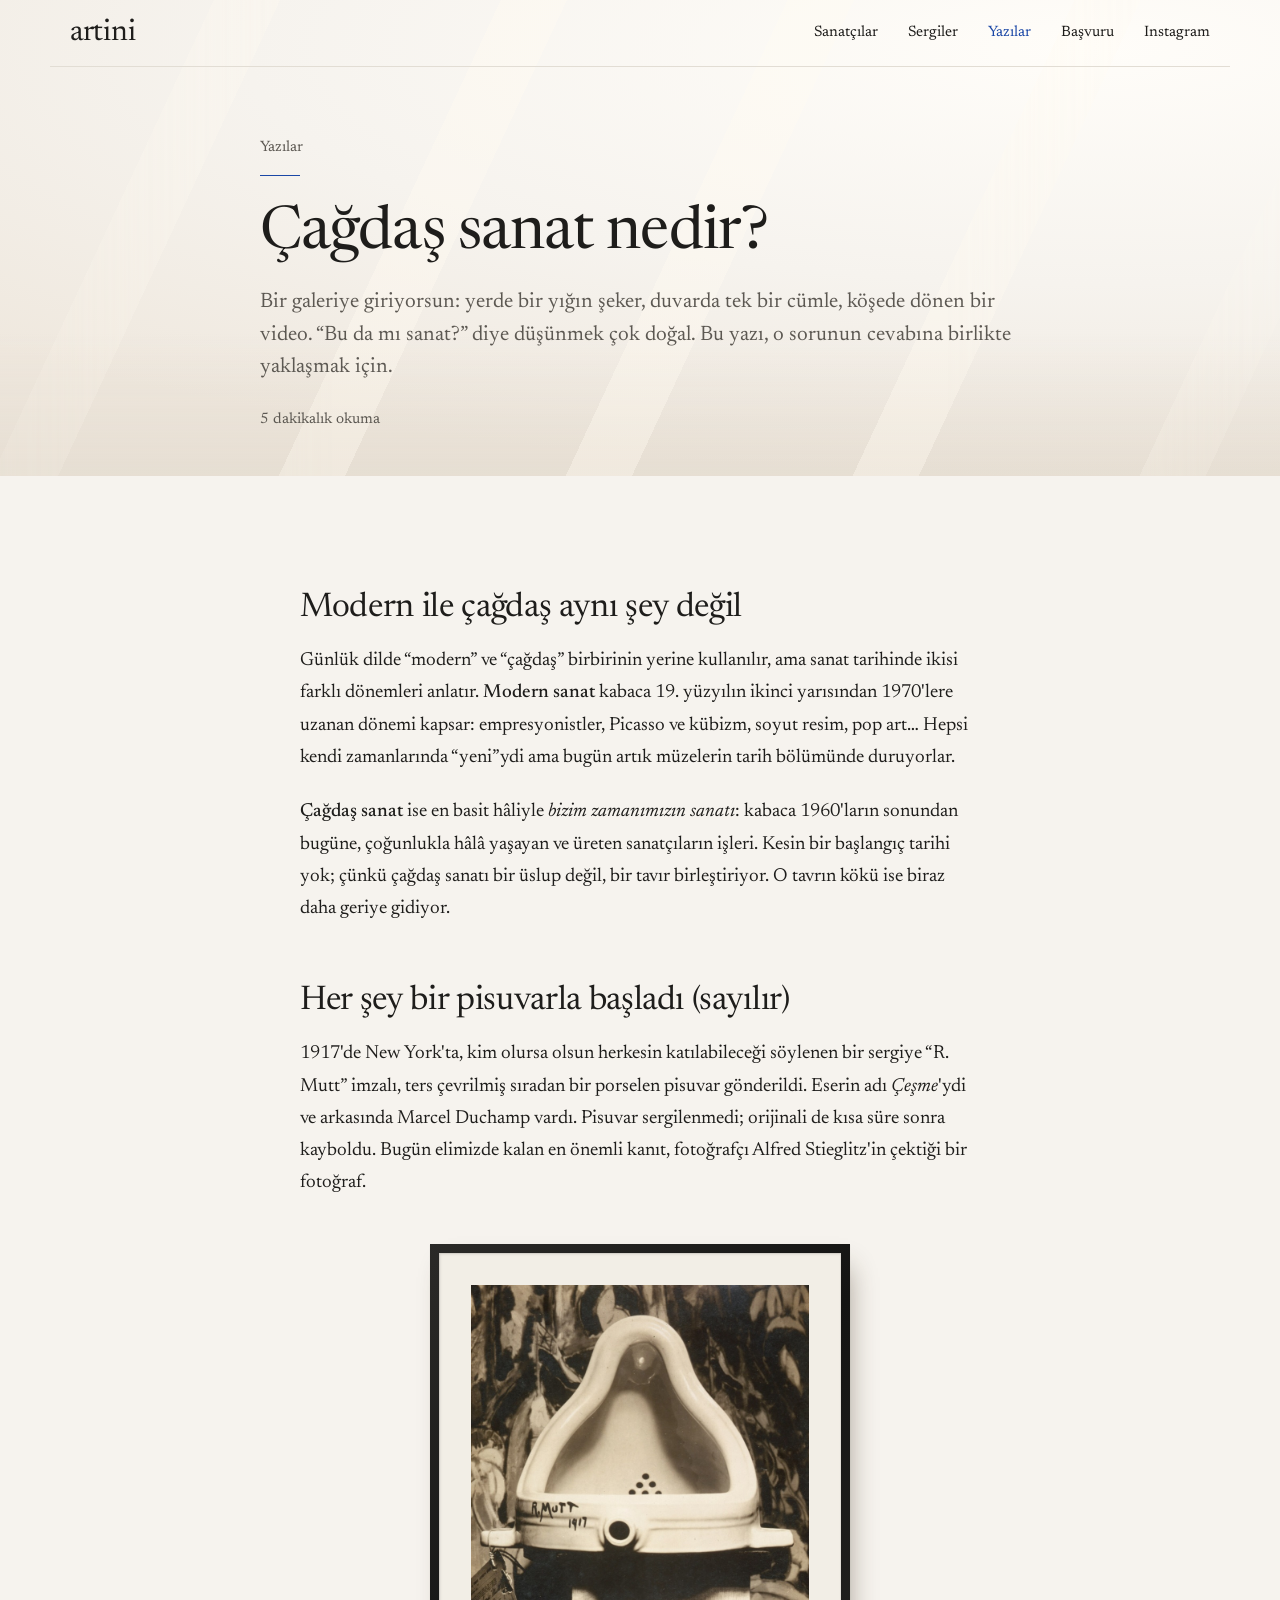
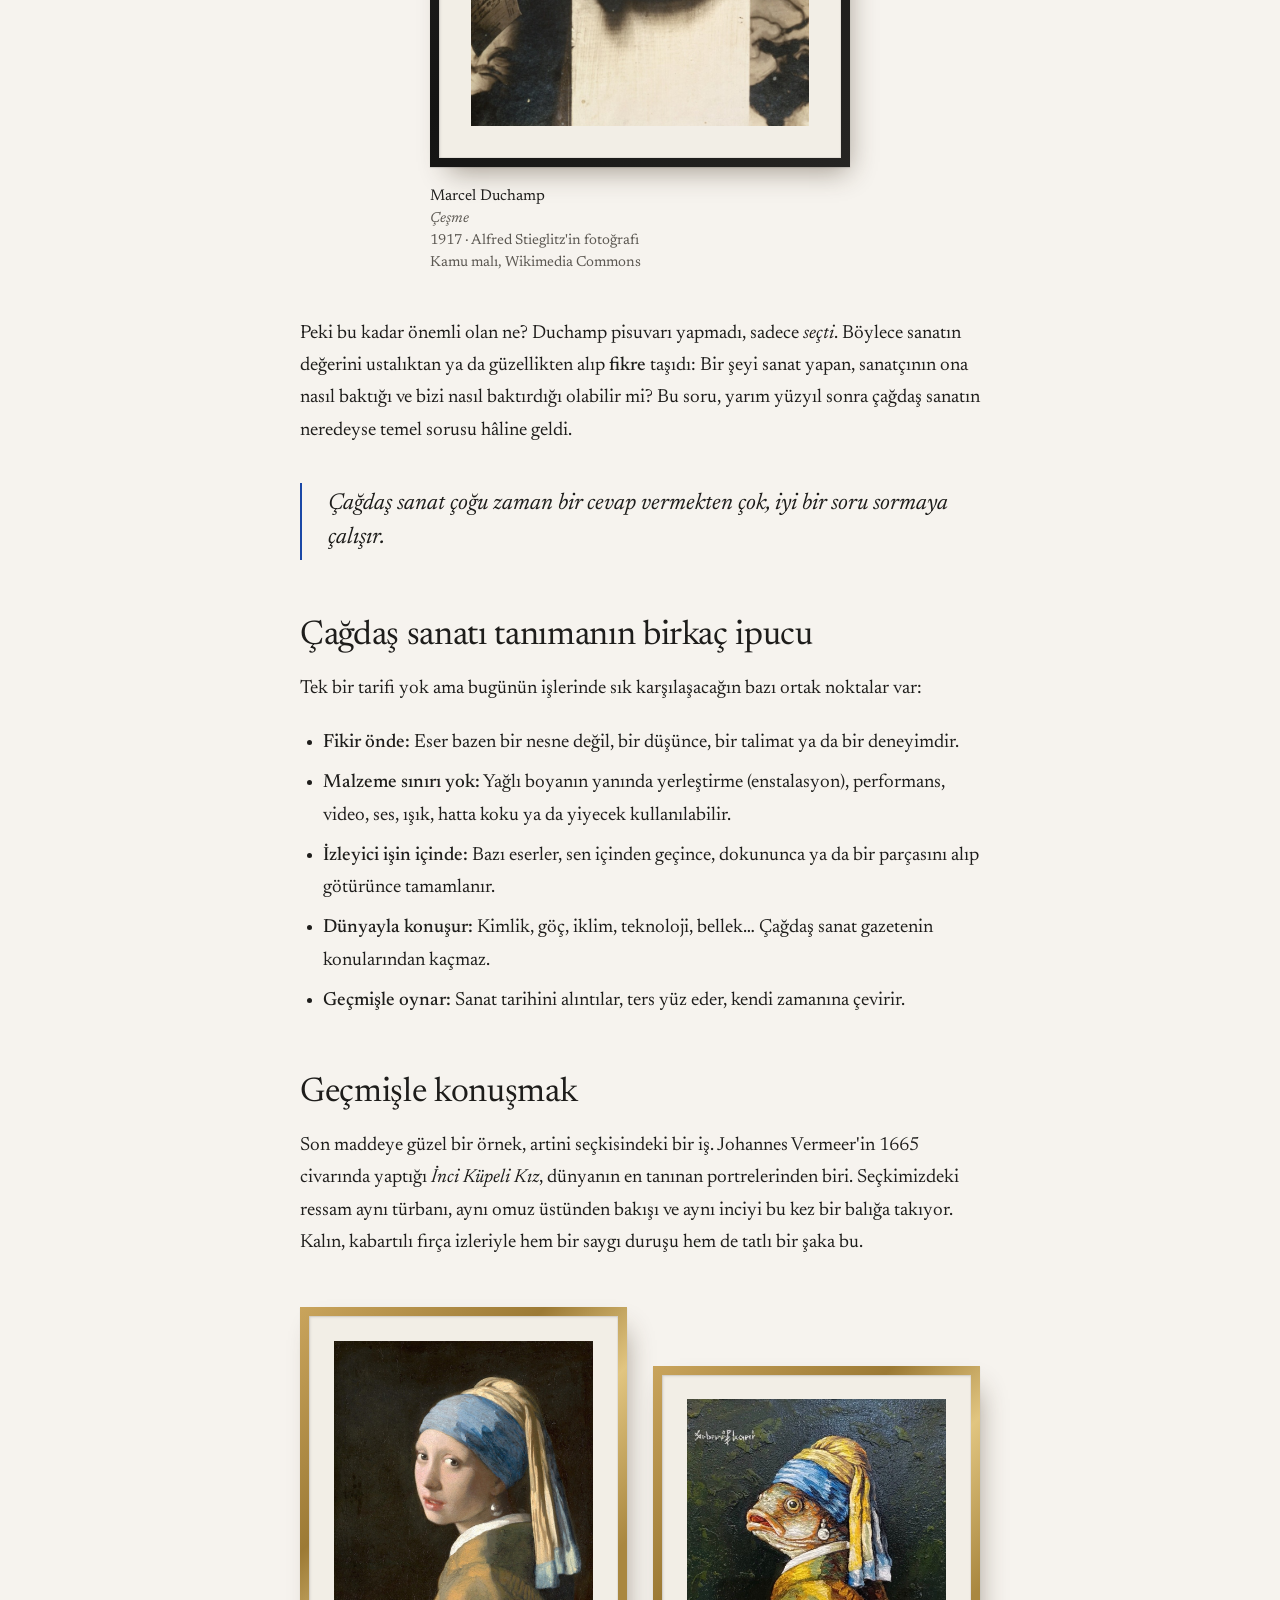
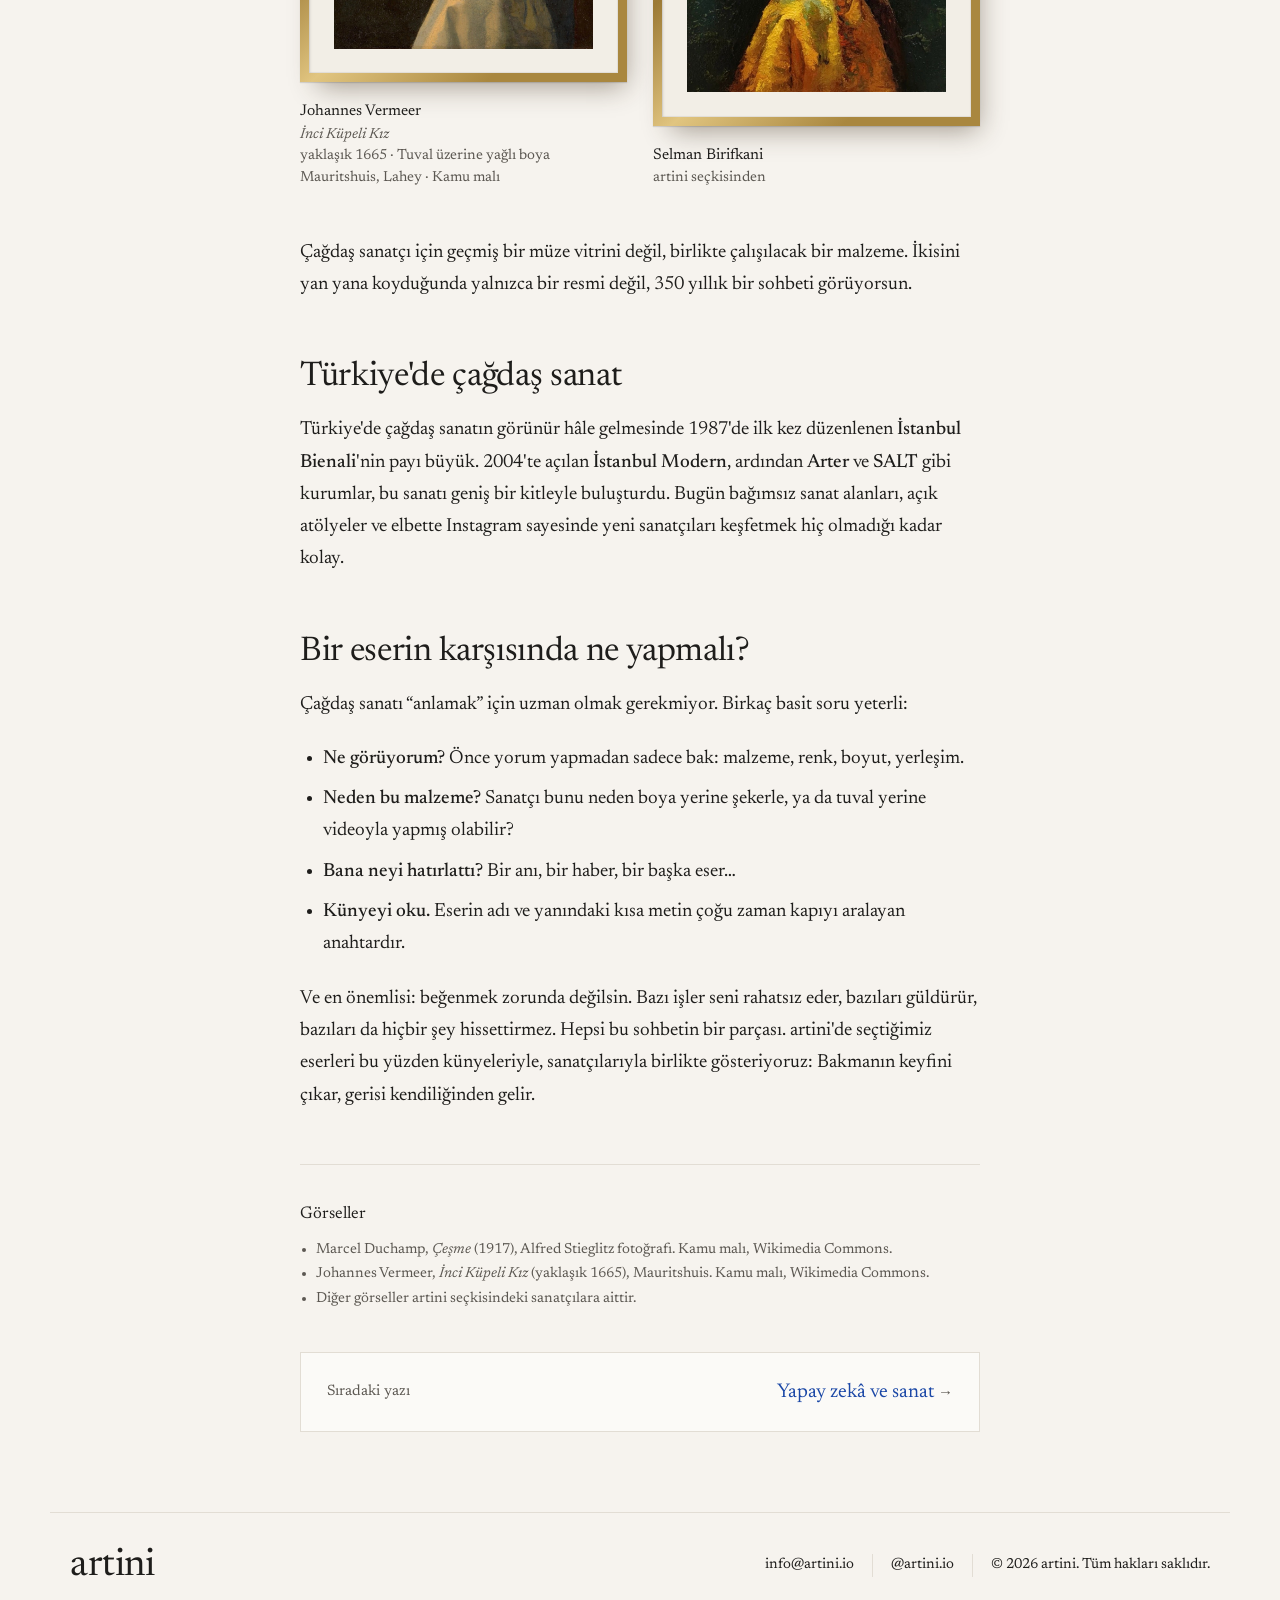
<file: yazilar/cagdas-sanat-nedir.html>
<!doctype html>
<html lang="tr">
<head>
<meta charset="utf-8">
<meta name="viewport" content="width=device-width, initial-scale=1, viewport-fit=cover">
<title>Çağdaş sanat nedir? · artini</title>
<meta name="description" content="Modern ile çağdaş arasındaki fark, Duchamp'ın pisuvarından bugünün resmine çağdaş sanata kısa ve okunur bir giriş.">
<link rel="preconnect" href="https://fonts.googleapis.com">
<link rel="stylesheet" href="https://fonts.googleapis.com/css2?family=Newsreader:ital,opsz,wght@0,6..72,400;0,6..72,500;1,6..72,400&display=swap">
<link rel="stylesheet" href="yazi.css">
</head>
<body>

<div class="sunlit">
  <header>
    <div class="wrap bar">
      <a class="logo" href="/">artini</a>
      <nav aria-label="Ana menü">
        <a href="/#sanatcilar">Sanatçılar</a>
        <a href="/#sergiler">Sergiler</a>
        <a href="/#yazilar" aria-current="page">Yazılar</a>
        <a href="/basvuru.html">Başvuru</a>
        <a href="https://www.instagram.com/artini.io/" target="_blank" rel="noopener">Instagram</a>
      </nav>
    </div>
  </header>
  <div class="wrap">
    <div class="intro">
      <a class="kicker" href="/#yazilar">Yazılar</a>
      <h1>Çağdaş sanat nedir?</h1>
      <p class="lede">Bir galeriye giriyorsun: yerde bir yığın şeker, duvarda tek bir cümle, köşede dönen bir video. “Bu da mı sanat?” diye düşünmek çok doğal. Bu yazı, o sorunun cevabına birlikte yaklaşmak için.</p>
      <div class="meta">5 dakikalık okuma</div>
    </div>
  </div>
</div>

<div class="wrap">
<article class="text">

  <h2>Modern ile çağdaş aynı şey değil</h2>
  <p>Günlük dilde “modern” ve “çağdaş” birbirinin yerine kullanılır, ama sanat tarihinde ikisi farklı dönemleri anlatır. <strong>Modern sanat</strong> kabaca 19. yüzyılın ikinci yarısından 1970'lere uzanan dönemi kapsar: empresyonistler, Picasso ve kübizm, soyut resim, pop art… Hepsi kendi zamanlarında “yeni”ydi ama bugün artık müzelerin tarih bölümünde duruyorlar.</p>
  <p><strong>Çağdaş sanat</strong> ise en basit hâliyle <em>bizim zamanımızın sanatı</em>: kabaca 1960'ların sonundan bugüne, çoğunlukla hâlâ yaşayan ve üreten sanatçıların işleri. Kesin bir başlangıç tarihi yok; çünkü çağdaş sanatı bir üslup değil, bir tavır birleştiriyor. O tavrın kökü ise biraz daha geriye gidiyor.</p>

  <h2>Her şey bir pisuvarla başladı (sayılır)</h2>
  <p>1917'de New York'ta, kim olursa olsun herkesin katılabileceği söylenen bir sergiye “R. Mutt” imzalı, ters çevrilmiş sıradan bir porselen pisuvar gönderildi. Eserin adı <em>Çeşme</em>'ydi ve arkasında Marcel Duchamp vardı. Pisuvar sergilenmedi; orijinali de kısa süre sonra kayboldu. Bugün elimizde kalan en önemli kanıt, fotoğrafçı Alfred Stieglitz'in çektiği bir fotoğraf.</p>

  <figure class="narrow">
    <div class="frame black"><div class="mat"><img src="gorseller/duchamp-cesme.jpg" alt="Ters çevrilmiş beyaz porselen pisuvar, üzerinde R. Mutt 1917 imzası" loading="lazy" width="842" height="1100"></div></div>
    <figcaption><div class="name">Marcel Duchamp</div><i>Çeşme</i>1917 · Alfred Stieglitz'in fotoğrafı<br>Kamu malı, Wikimedia Commons</figcaption>
  </figure>

  <p>Peki bu kadar önemli olan ne? Duchamp pisuvarı yapmadı, sadece <em>seçti</em>. Böylece sanatın değerini ustalıktan ya da güzellikten alıp <strong>fikre</strong> taşıdı: Bir şeyi sanat yapan, sanatçının ona nasıl baktığı ve bizi nasıl baktırdığı olabilir mi? Bu soru, yarım yüzyıl sonra çağdaş sanatın neredeyse temel sorusu hâline geldi.</p>

  <blockquote>Çağdaş sanat çoğu zaman bir cevap vermekten çok, iyi bir soru sormaya çalışır.</blockquote>

  <h2>Çağdaş sanatı tanımanın birkaç ipucu</h2>
  <p>Tek bir tarifi yok ama bugünün işlerinde sık karşılaşacağın bazı ortak noktalar var:</p>
  <ul>
    <li><strong>Fikir önde:</strong> Eser bazen bir nesne değil, bir düşünce, bir talimat ya da bir deneyimdir.</li>
    <li><strong>Malzeme sınırı yok:</strong> Yağlı boyanın yanında yerleştirme (enstalasyon), performans, video, ses, ışık, hatta koku ya da yiyecek kullanılabilir.</li>
    <li><strong>İzleyici işin içinde:</strong> Bazı eserler, sen içinden geçince, dokununca ya da bir parçasını alıp götürünce tamamlanır.</li>
    <li><strong>Dünyayla konuşur:</strong> Kimlik, göç, iklim, teknoloji, bellek… Çağdaş sanat gazetenin konularından kaçmaz.</li>
    <li><strong>Geçmişle oynar:</strong> Sanat tarihini alıntılar, ters yüz eder, kendi zamanına çevirir.</li>
  </ul>

  <h2>Geçmişle konuşmak</h2>
  <p>Son maddeye güzel bir örnek, artini seçkisindeki bir iş. Johannes Vermeer'in 1665 civarında yaptığı <em>İnci Küpeli Kız</em>, dünyanın en tanınan portrelerinden biri. Seçkimizdeki ressam aynı türbanı, aynı omuz üstünden bakışı ve aynı inciyi bu kez bir balığa takıyor. Kalın, kabartılı fırça izleriyle hem bir saygı duruşu hem de tatlı bir şaka bu.</p>

  <div class="pair wide">
    <figure>
      <div class="frame gold"><div class="mat"><img src="gorseller/vermeer-inci-kupeli-kiz.jpg" alt="Mavi sarı türbanlı, inci küpeli genç kadın, omzunun üstünden bakıyor" loading="lazy" width="929" height="1100"></div></div>
      <figcaption><div class="name">Johannes Vermeer</div><i>İnci Küpeli Kız</i>yaklaşık 1665 · Tuval üzerine yağlı boya<br>Mauritshuis, Lahey · Kamu malı</figcaption>
    </figure>
    <figure>
      <div class="frame gold"><div class="mat"><img src="../eserler/eser-7.jpg" alt="Mavi sarı türban ve inci küpe takmış bir balık, Vermeer'e gönderme" loading="lazy"></div></div>
      <figcaption><div class="name">Selman Birifkani</div>artini seçkisinden</figcaption>
    </figure>
  </div>

  <p>Çağdaş sanatçı için geçmiş bir müze vitrini değil, birlikte çalışılacak bir malzeme. İkisini yan yana koyduğunda yalnızca bir resmi değil, 350 yıllık bir sohbeti görüyorsun.</p>

  <h2>Türkiye'de çağdaş sanat</h2>
  <p>Türkiye'de çağdaş sanatın görünür hâle gelmesinde 1987'de ilk kez düzenlenen <strong>İstanbul Bienali</strong>'nin payı büyük. 2004'te açılan <strong>İstanbul Modern</strong>, ardından <strong>Arter</strong> ve <strong>SALT</strong> gibi kurumlar, bu sanatı geniş bir kitleyle buluşturdu. Bugün bağımsız sanat alanları, açık atölyeler ve elbette Instagram sayesinde yeni sanatçıları keşfetmek hiç olmadığı kadar kolay.</p>

  <h2>Bir eserin karşısında ne yapmalı?</h2>
  <p>Çağdaş sanatı “anlamak” için uzman olmak gerekmiyor. Birkaç basit soru yeterli:</p>
  <ul>
    <li><strong>Ne görüyorum?</strong> Önce yorum yapmadan sadece bak: malzeme, renk, boyut, yerleşim.</li>
    <li><strong>Neden bu malzeme?</strong> Sanatçı bunu neden boya yerine şekerle, ya da tuval yerine videoyla yapmış olabilir?</li>
    <li><strong>Bana neyi hatırlattı?</strong> Bir anı, bir haber, bir başka eser…</li>
    <li><strong>Künyeyi oku.</strong> Eserin adı ve yanındaki kısa metin çoğu zaman kapıyı aralayan anahtardır.</li>
  </ul>
  <p>Ve en önemlisi: beğenmek zorunda değilsin. Bazı işler seni rahatsız eder, bazıları güldürür, bazıları da hiçbir şey hissettirmez. Hepsi bu sohbetin bir parçası. artini'de seçtiğimiz eserleri bu yüzden künyeleriyle, sanatçılarıyla birlikte gösteriyoruz: Bakmanın keyfini çıkar, gerisi kendiliğinden gelir.</p>

</article>

<div class="sources">
  <h3>Görseller</h3>
  <ul>
    <li>Marcel Duchamp, <i>Çeşme</i> (1917), Alfred Stieglitz fotoğrafı. Kamu malı, Wikimedia Commons.</li>
    <li>Johannes Vermeer, <i>İnci Küpeli Kız</i> (yaklaşık 1665), Mauritshuis. Kamu malı, Wikimedia Commons.</li>
    <li>Diğer görseller artini seçkisindeki sanatçılara aittir.</li>
  </ul>
</div>

<div class="next">
  <span>Sıradaki yazı</span>
  <a href="yapay-zeka-ve-sanat.html">Yapay zekâ ve sanat <span class="arrow">→</span></a>
</div>
</div>

<footer>
  <div class="wrap row">
    <a class="logo" href="/">artini</a>
    <div class="links">
      <span>info@artini.io</span>
      <span><a href="https://www.instagram.com/artini.io/" target="_blank" rel="noopener">@artini.io</a></span>
      <span>© 2026 artini. Tüm hakları saklıdır.</span>
    </div>
  </div>
</footer>

</body>
</html>
</file>
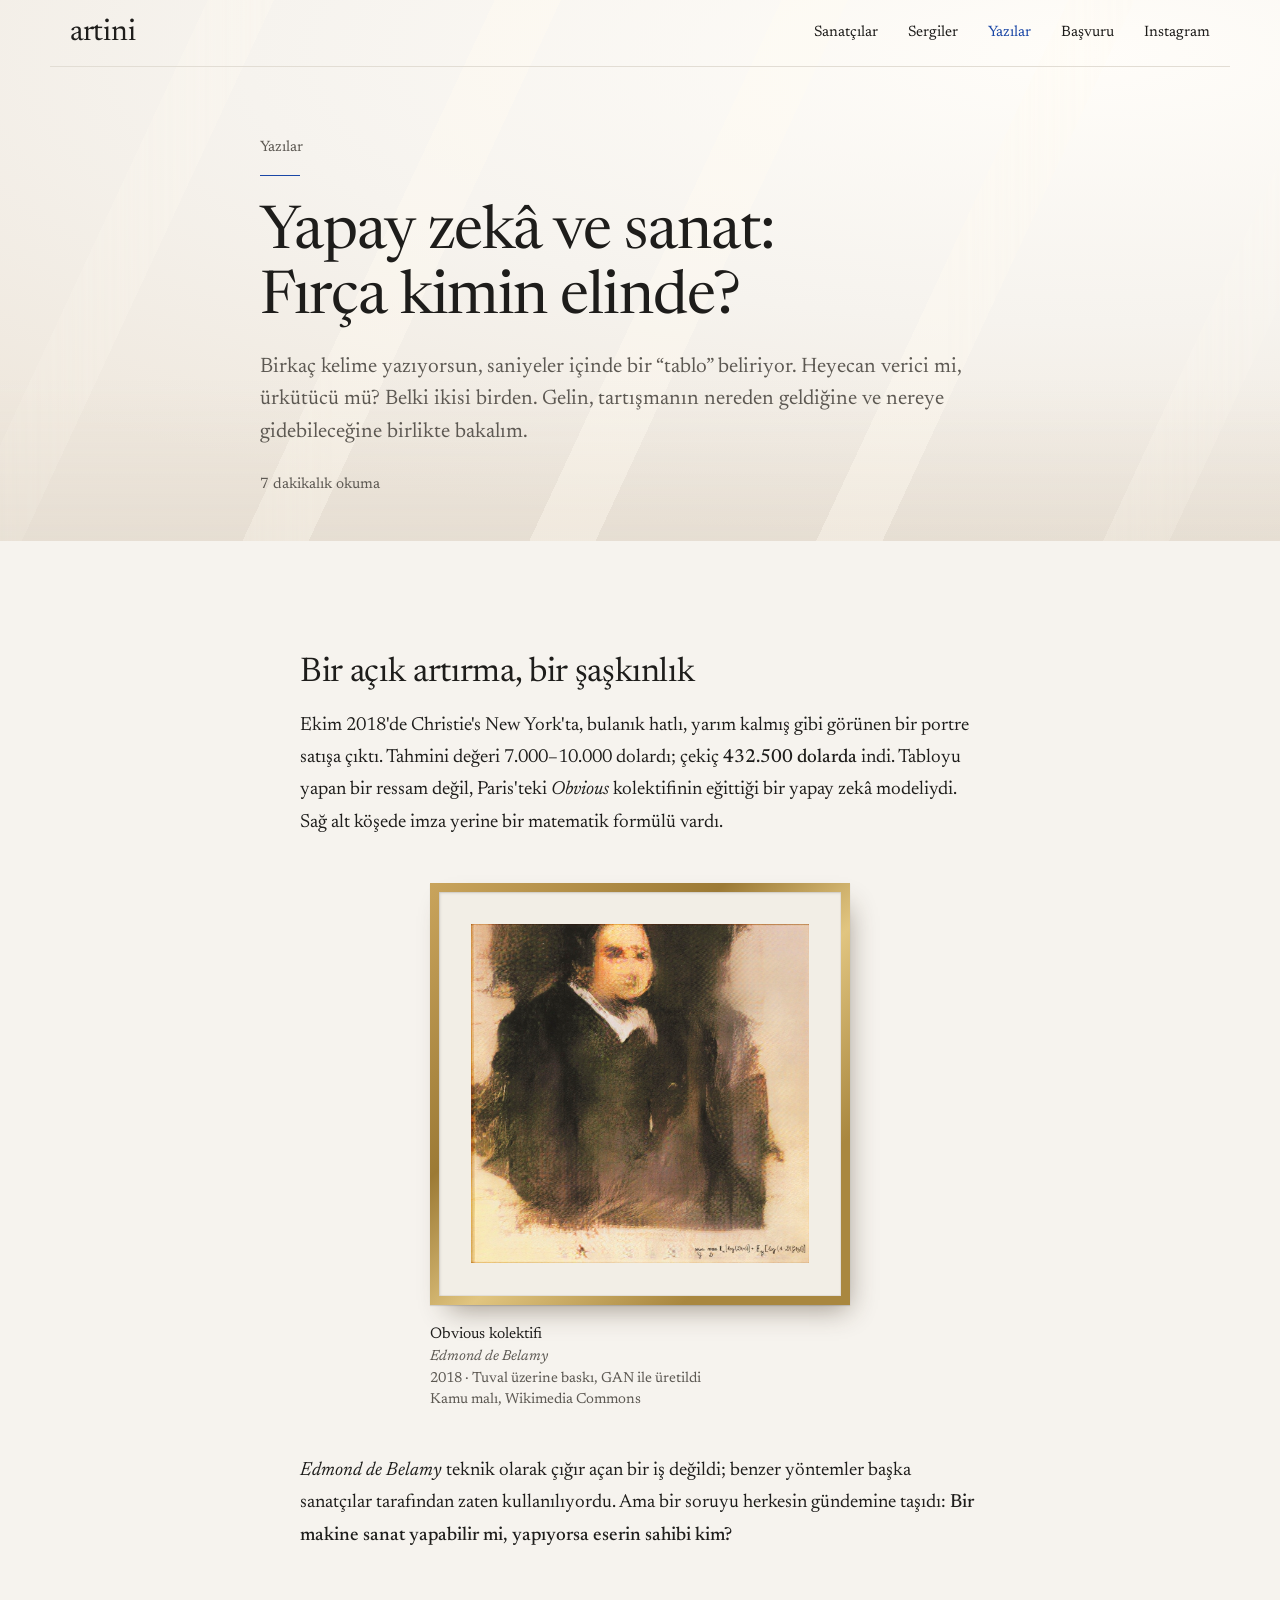
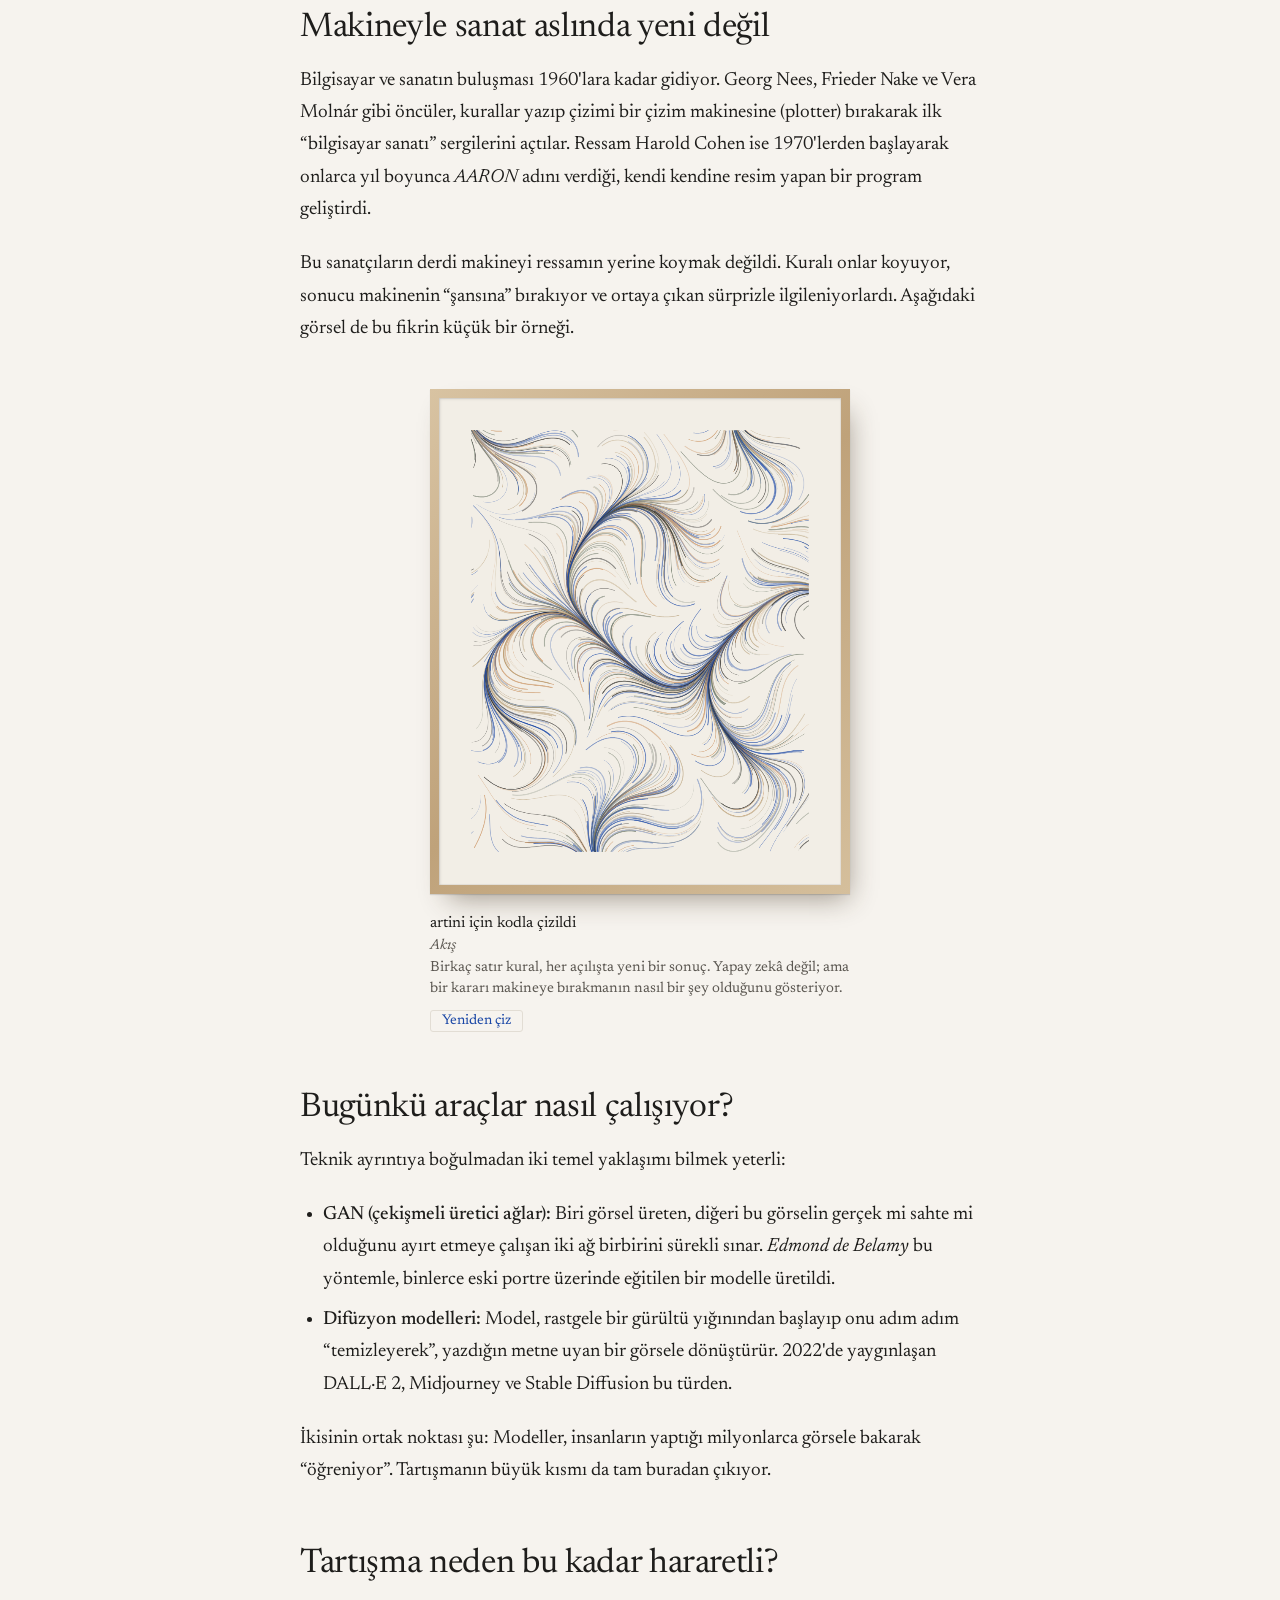
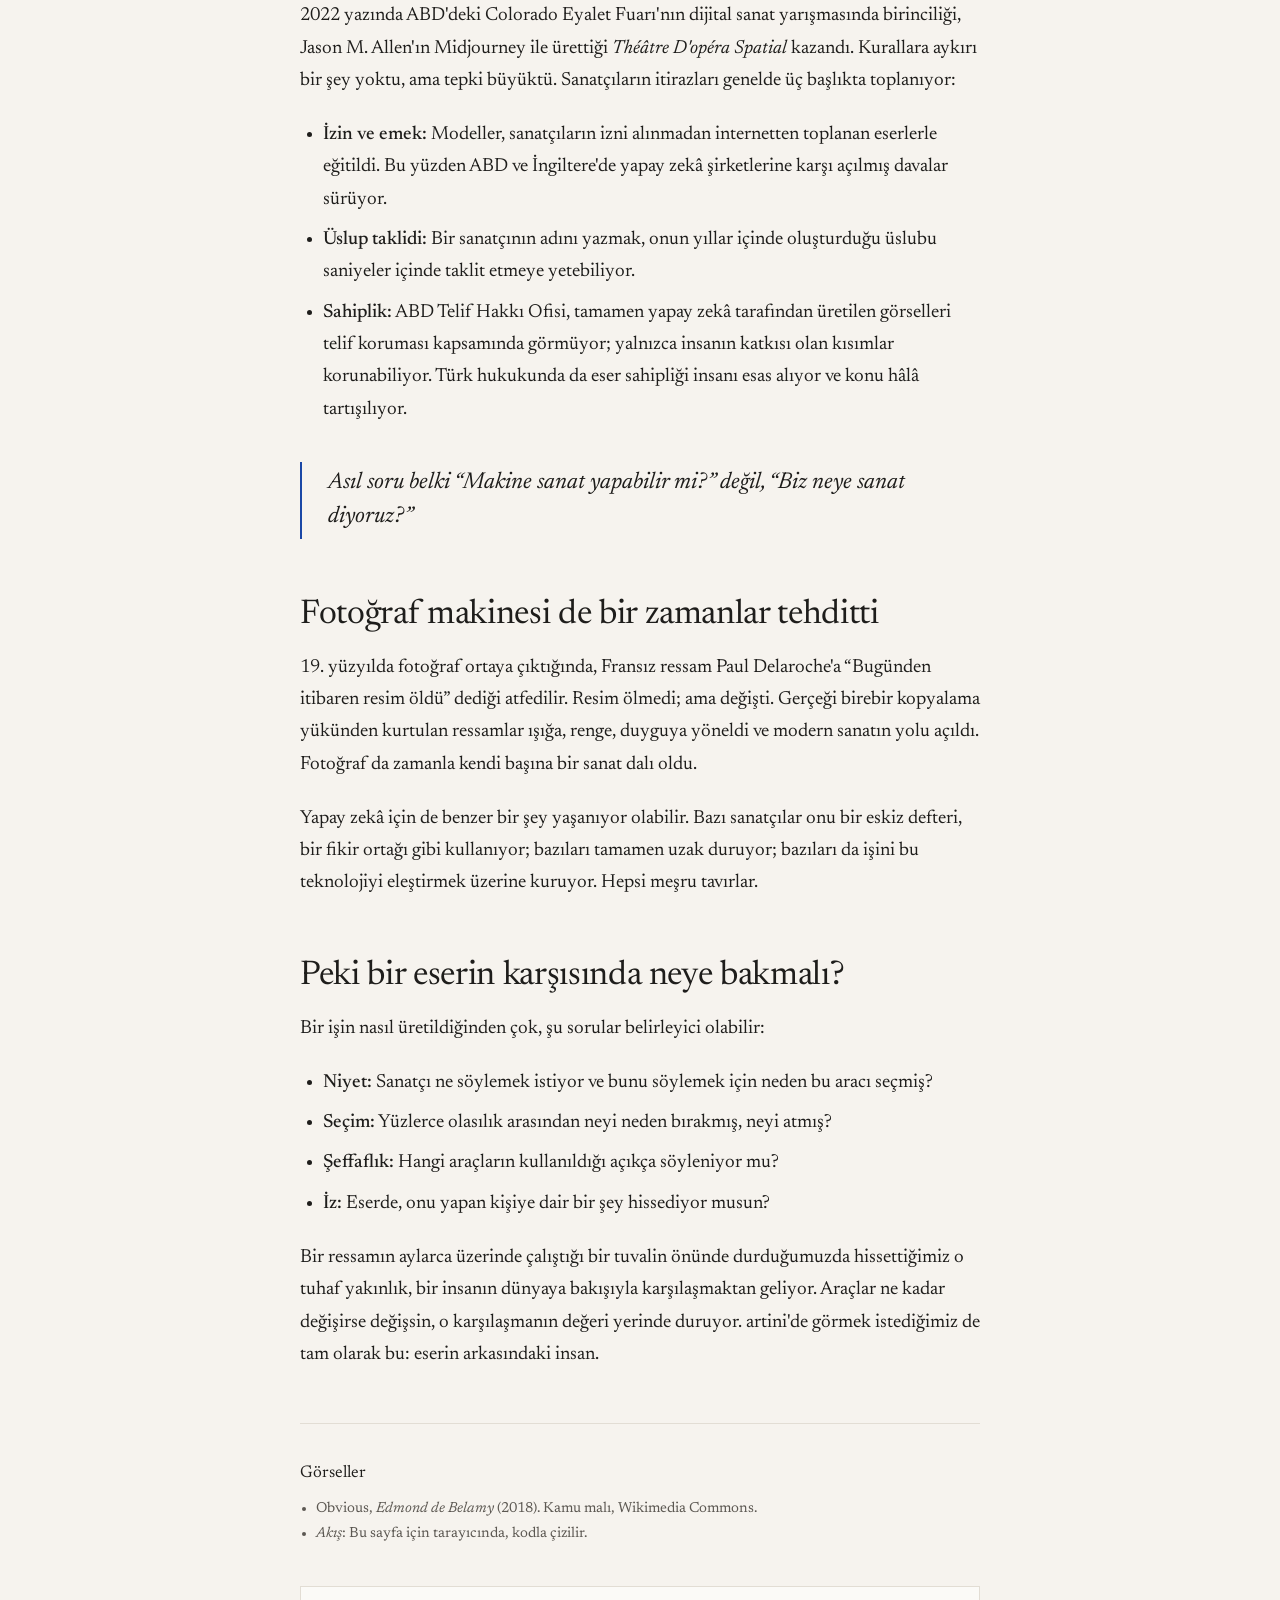
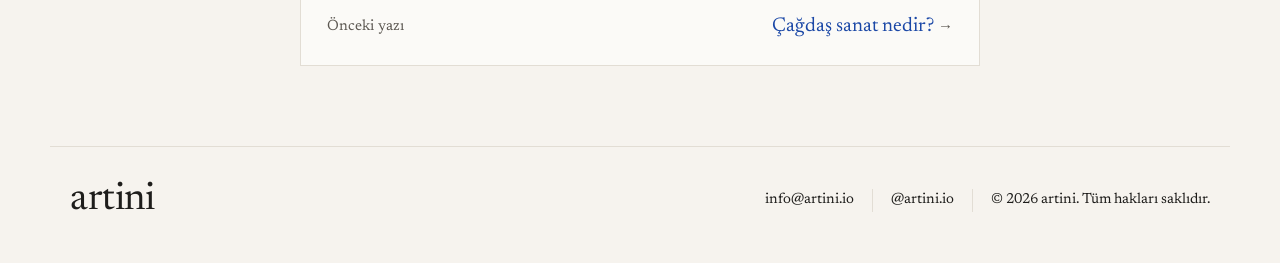
<file: yazilar/yapay-zeka-ve-sanat.html>
<!doctype html>
<html lang="tr">
<head>
<meta charset="utf-8">
<meta name="viewport" content="width=device-width, initial-scale=1, viewport-fit=cover">
<title>Yapay zekâ ve sanat · artini</title>
<meta name="description" content="Bir açık artırma rekoru, bir eyalet fuarı ödülü ve bitmeyen bir tartışma: yapay zekâ sanatı nasıl değiştiriyor, sanatçıya ne kalıyor?">
<link rel="preconnect" href="https://fonts.googleapis.com">
<link rel="stylesheet" href="https://fonts.googleapis.com/css2?family=Newsreader:ital,opsz,wght@0,6..72,400;0,6..72,500;1,6..72,400&display=swap">
<link rel="stylesheet" href="yazi.css">
<style>
.gen{display:block;width:100%;height:auto;aspect-ratio:4/5;background:#EFE9DF}
.redraw{font:400 14px var(--serif);background:transparent;border:1px solid var(--line);color:var(--blue);padding:3px 11px;border-radius:3px;cursor:pointer;margin-top:10px}
.redraw:hover{border-color:var(--blue)}
</style>
</head>
<body>

<div class="sunlit">
  <header>
    <div class="wrap bar">
      <a class="logo" href="/">artini</a>
      <nav aria-label="Ana menü">
        <a href="/#sanatcilar">Sanatçılar</a>
        <a href="/#sergiler">Sergiler</a>
        <a href="/#yazilar" aria-current="page">Yazılar</a>
        <a href="/basvuru.html">Başvuru</a>
        <a href="https://www.instagram.com/artini.io/" target="_blank" rel="noopener">Instagram</a>
      </nav>
    </div>
  </header>
  <div class="wrap">
    <div class="intro">
      <a class="kicker" href="/#yazilar">Yazılar</a>
      <h1>Yapay zekâ ve sanat: Fırça kimin elinde?</h1>
      <p class="lede">Birkaç kelime yazıyorsun, saniyeler içinde bir “tablo” beliriyor. Heyecan verici mi, ürkütücü mü? Belki ikisi birden. Gelin, tartışmanın nereden geldiğine ve nereye gidebileceğine birlikte bakalım.</p>
      <div class="meta">7 dakikalık okuma</div>
    </div>
  </div>
</div>

<div class="wrap">
<article class="text">

  <h2>Bir açık artırma, bir şaşkınlık</h2>
  <p>Ekim 2018'de Christie's New York'ta, bulanık hatlı, yarım kalmış gibi görünen bir portre satışa çıktı. Tahmini değeri 7.000–10.000 dolardı; çekiç <strong>432.500 dolarda</strong> indi. Tabloyu yapan bir ressam değil, Paris'teki <em>Obvious</em> kolektifinin eğittiği bir yapay zekâ modeliydi. Sağ alt köşede imza yerine bir matematik formülü vardı.</p>

  <figure class="narrow">
    <div class="frame gold"><div class="mat"><img src="gorseller/edmond-de-belamy.jpg" alt="Koyu giysili bir adamın bulanık, yarım kalmış gibi görünen portresi; sağ altta imza yerine bir formül" loading="lazy" width="1096" height="1100"></div></div>
    <figcaption><div class="name">Obvious kolektifi</div><i>Edmond de Belamy</i>2018 · Tuval üzerine baskı, GAN ile üretildi<br>Kamu malı, Wikimedia Commons</figcaption>
  </figure>

  <p><em>Edmond de Belamy</em> teknik olarak çığır açan bir iş değildi; benzer yöntemler başka sanatçılar tarafından zaten kullanılıyordu. Ama bir soruyu herkesin gündemine taşıdı: <strong>Bir makine sanat yapabilir mi, yapıyorsa eserin sahibi kim?</strong></p>

  <h2>Makineyle sanat aslında yeni değil</h2>
  <p>Bilgisayar ve sanatın buluşması 1960'lara kadar gidiyor. Georg Nees, Frieder Nake ve Vera Molnár gibi öncüler, kurallar yazıp çizimi bir çizim makinesine (plotter) bırakarak ilk “bilgisayar sanatı” sergilerini açtılar. Ressam Harold Cohen ise 1970'lerden başlayarak onlarca yıl boyunca <em>AARON</em> adını verdiği, kendi kendine resim yapan bir program geliştirdi.</p>
  <p>Bu sanatçıların derdi makineyi ressamın yerine koymak değildi. Kuralı onlar koyuyor, sonucu makinenin “şansına” bırakıyor ve ortaya çıkan sürprizle ilgileniyorlardı. Aşağıdaki görsel de bu fikrin küçük bir örneği.</p>

  <figure class="narrow">
    <div class="frame light"><div class="mat"><canvas class="gen" id="gen" width="800" height="1000" aria-label="Kodla çizilmiş akan çizgilerden oluşan soyut görsel"></canvas></div></div>
    <figcaption><div class="name">artini için kodla çizildi</div><i>Akış</i>Birkaç satır kural, her açılışta yeni bir sonuç. Yapay zekâ değil; ama bir kararı makineye bırakmanın nasıl bir şey olduğunu gösteriyor.<br><button class="redraw" type="button" id="redraw">Yeniden çiz</button></figcaption>
  </figure>

  <h2>Bugünkü araçlar nasıl çalışıyor?</h2>
  <p>Teknik ayrıntıya boğulmadan iki temel yaklaşımı bilmek yeterli:</p>
  <ul>
    <li><strong>GAN (çekişmeli üretici ağlar):</strong> Biri görsel üreten, diğeri bu görselin gerçek mi sahte mi olduğunu ayırt etmeye çalışan iki ağ birbirini sürekli sınar. <em>Edmond de Belamy</em> bu yöntemle, binlerce eski portre üzerinde eğitilen bir modelle üretildi.</li>
    <li><strong>Difüzyon modelleri:</strong> Model, rastgele bir gürültü yığınından başlayıp onu adım adım “temizleyerek”, yazdığın metne uyan bir görsele dönüştürür. 2022'de yaygınlaşan DALL·E 2, Midjourney ve Stable Diffusion bu türden.</li>
  </ul>
  <p>İkisinin ortak noktası şu: Modeller, insanların yaptığı milyonlarca görsele bakarak “öğreniyor”. Tartışmanın büyük kısmı da tam buradan çıkıyor.</p>

  <h2>Tartışma neden bu kadar hararetli?</h2>
  <p>2022 yazında ABD'deki Colorado Eyalet Fuarı'nın dijital sanat yarışmasında birinciliği, Jason M. Allen'ın Midjourney ile ürettiği <em>Théâtre D'opéra Spatial</em> kazandı. Kurallara aykırı bir şey yoktu, ama tepki büyüktü. Sanatçıların itirazları genelde üç başlıkta toplanıyor:</p>
  <ul>
    <li><strong>İzin ve emek:</strong> Modeller, sanatçıların izni alınmadan internetten toplanan eserlerle eğitildi. Bu yüzden ABD ve İngiltere'de yapay zekâ şirketlerine karşı açılmış davalar sürüyor.</li>
    <li><strong>Üslup taklidi:</strong> Bir sanatçının adını yazmak, onun yıllar içinde oluşturduğu üslubu saniyeler içinde taklit etmeye yetebiliyor.</li>
    <li><strong>Sahiplik:</strong> ABD Telif Hakkı Ofisi, tamamen yapay zekâ tarafından üretilen görselleri telif koruması kapsamında görmüyor; yalnızca insanın katkısı olan kısımlar korunabiliyor. Türk hukukunda da eser sahipliği insanı esas alıyor ve konu hâlâ tartışılıyor.</li>
  </ul>

  <blockquote>Asıl soru belki “Makine sanat yapabilir mi?” değil, “Biz neye sanat diyoruz?”</blockquote>

  <h2>Fotoğraf makinesi de bir zamanlar tehditti</h2>
  <p>19. yüzyılda fotoğraf ortaya çıktığında, Fransız ressam Paul Delaroche'a “Bugünden itibaren resim öldü” dediği atfedilir. Resim ölmedi; ama değişti. Gerçeği birebir kopyalama yükünden kurtulan ressamlar ışığa, renge, duyguya yöneldi ve modern sanatın yolu açıldı. Fotoğraf da zamanla kendi başına bir sanat dalı oldu.</p>
  <p>Yapay zekâ için de benzer bir şey yaşanıyor olabilir. Bazı sanatçılar onu bir eskiz defteri, bir fikir ortağı gibi kullanıyor; bazıları tamamen uzak duruyor; bazıları da işini bu teknolojiyi eleştirmek üzerine kuruyor. Hepsi meşru tavırlar.</p>

  <h2>Peki bir eserin karşısında neye bakmalı?</h2>
  <p>Bir işin nasıl üretildiğinden çok, şu sorular belirleyici olabilir:</p>
  <ul>
    <li><strong>Niyet:</strong> Sanatçı ne söylemek istiyor ve bunu söylemek için neden bu aracı seçmiş?</li>
    <li><strong>Seçim:</strong> Yüzlerce olasılık arasından neyi neden bırakmış, neyi atmış?</li>
    <li><strong>Şeffaflık:</strong> Hangi araçların kullanıldığı açıkça söyleniyor mu?</li>
    <li><strong>İz:</strong> Eserde, onu yapan kişiye dair bir şey hissediyor musun?</li>
  </ul>
  <p>Bir ressamın aylarca üzerinde çalıştığı bir tuvalin önünde durduğumuzda hissettiğimiz o tuhaf yakınlık, bir insanın dünyaya bakışıyla karşılaşmaktan geliyor. Araçlar ne kadar değişirse değişsin, o karşılaşmanın değeri yerinde duruyor. artini'de görmek istediğimiz de tam olarak bu: eserin arkasındaki insan.</p>

</article>

<div class="sources">
  <h3>Görseller</h3>
  <ul>
    <li>Obvious, <i>Edmond de Belamy</i> (2018). Kamu malı, Wikimedia Commons.</li>
    <li><i>Akış</i>: Bu sayfa için tarayıcında, kodla çizilir.</li>
  </ul>
</div>

<div class="next">
  <span>Önceki yazı</span>
  <a href="cagdas-sanat-nedir.html">Çağdaş sanat nedir? <span class="arrow">→</span></a>
</div>
</div>

<footer>
  <div class="wrap row">
    <a class="logo" href="/">artini</a>
    <div class="links">
      <span>info@artini.io</span>
      <span><a href="https://www.instagram.com/artini.io/" target="_blank" rel="noopener">@artini.io</a></span>
      <span>© 2026 artini. Tüm hakları saklıdır.</span>
    </div>
  </div>
</footer>

<script>
/* Akış: rastgele bir tohumla akış alanı boyunca çizgiler; renkler sitenin paletinden */
const cv=document.getElementById("gen"),g=cv.getContext("2d");
function draw(seed){
  let s=seed>>>0;const r=()=>(s=(s*1664525+1013904223)>>>0)/4294967296;
  const W=cv.width,H=cv.height,pal=["#1A47A6","#1A47A6","#C98E5A","#5E6B5A","#1E1D1B","#B9A27C"];
  g.fillStyle="#F2EEE6";g.fillRect(0,0,W,H);
  const a=r()*3+1,b=r()*3+1,ph=r()*6.28,sc=.0016+r()*.0024;
  const field=(x,y)=>Math.sin(x*sc*a+ph)*2+Math.cos(y*sc*b-ph)*2+Math.sin((x+y)*sc*.7);
  g.lineCap="round";
  for(let i=0;i<900;i++){
    let x=r()*W,y=r()*H;
    g.strokeStyle=pal[Math.floor(r()*pal.length)];g.globalAlpha=.18+r()*.5;g.lineWidth=.6+r()*2.4;
    g.beginPath();g.moveTo(x,y);
    for(let k=0,n=40+r()*120;k<n;k++){const t=field(x,y);x+=Math.cos(t)*3;y+=Math.sin(t)*3;if(x<0||x>W||y<0||y>H)break;g.lineTo(x,y)}
    g.stroke();
  }
  g.globalAlpha=1;
}
draw(Date.now());
document.getElementById("redraw").addEventListener("click",()=>draw(Date.now()));
</script>

</body>
</html>
</file>
<file: yazilar/yazi.css>
/* Yazı sayfaları: index.html ile aynı galeri dili, okumaya göre daraltılmış bir sütun. */
:root{
  --wall:#F6F3EE;
  --wall-warm:#EFE8DE;
  --paper:#FBFAF7;
  --ink:#1E1D1B;
  --ink-soft:#5C5852;
  --line:#E2DDD4;
  --blue:#1A47A6;
  --blue-dark:#12367F;
  --mat:#F2EEE6;
  --serif:"Newsreader","Iowan Old Style","Palatino Linotype",Georgia,serif;
  color-scheme:light;
}
*{box-sizing:border-box}
html,body{margin:0}img{max-width:100%}
body{background:var(--wall);color:var(--ink);font-family:var(--serif);font-size:19px;line-height:1.7;-webkit-font-smoothing:antialiased}
a{color:inherit}
:focus-visible{outline:2px solid var(--blue);outline-offset:3px}
.wrap{max-width:1180px;margin:0 auto;padding-left:max(20px, env(safe-area-inset-left, 0px));padding-right:max(20px, env(safe-area-inset-right, 0px))}

.sunlit{position:relative;overflow:hidden;background:
  linear-gradient(180deg,rgba(255,255,255,0) 70%,rgba(214,204,190,.35) 100%),
  radial-gradient(120% 90% at 85% 10%,#FFFDF9 0%,var(--wall) 55%,var(--wall-warm) 100%)}
.sunlit::before{content:"";position:absolute;inset:-20% -10%;pointer-events:none;
  background:repeating-linear-gradient(115deg,rgba(255,255,255,0) 0 90px,rgba(255,250,240,.55) 90px 150px,rgba(255,255,255,0) 150px 260px);
  mask-image:linear-gradient(90deg,transparent 0%,#000 30%,#000 70%,transparent 100%);opacity:.7}
.sunlit > *{position:relative;z-index:1}

header .bar{display:flex;align-items:center;justify-content:space-between;gap:20px;padding-block:18px;border-bottom:1px solid var(--line)}
.logo{font-size:30px;line-height:1;text-decoration:none;letter-spacing:-.01em;font-weight:400}
nav{display:flex;gap:30px;flex-wrap:wrap;font-size:15px;line-height:1.55}
nav a{text-decoration:none}
nav a:hover,nav a[aria-current]{color:var(--blue)}

/* başlık */
.intro{max-width:760px;margin:0 auto;padding-block:64px 44px}
.kicker{font-size:15px;color:var(--ink-soft);text-decoration:none}
.kicker:hover{color:var(--blue)}
.kicker::after{content:"";display:block;width:40px;height:1px;background:var(--blue);margin:12px 0 26px}
h1{font-weight:400;font-size:clamp(38px,5vw,60px);line-height:1.08;letter-spacing:-.015em;margin:0 0 20px;text-wrap:balance}
.lede{font-size:21px;line-height:1.55;color:var(--ink-soft);margin:0 0 22px}
.meta{font-size:15px;color:var(--ink-soft)}

/* metin */
article.text{max-width:680px;margin:0 auto;padding-block:56px 30px}
article.text h2{font-weight:400;font-size:clamp(28px,3vw,34px);line-height:1.2;letter-spacing:-.01em;margin:56px 0 16px}
article.text p{margin:0 0 22px}
article.text ul{margin:0 0 22px;padding-left:1.2em}
article.text li{margin-bottom:8px}
article.text strong{font-weight:500}
blockquote{margin:36px 0;padding:4px 0 4px 26px;border-left:2px solid var(--blue);font-size:23px;line-height:1.5;font-style:italic;color:var(--ink)}

/* çerçeveli görsel + müze etiketi */
figure{margin:44px 0}
.frame{--wood:linear-gradient(135deg,#B08455,#8A6238 40%,#A97C4C 60%,#7A5530);padding:9px;background:var(--wood);box-shadow:0 1px 1px rgba(0,0,0,.12),8px 14px 26px -10px rgba(60,45,25,.45)}
.frame.black{--wood:linear-gradient(135deg,#2B2A28,#141413 50%,#262523)}
.frame.gold{--wood:linear-gradient(135deg,#C9A45C,#9C7A35 35%,#E1C580 55%,#A9873F 80%)}
.frame.light{--wood:linear-gradient(135deg,#D8C3A2,#BFA27A 50%,#D5BF9C)}
.mat{background:var(--mat);padding:8%;box-shadow:inset 0 0 0 1px rgba(0,0,0,.05),inset 1px 1px 3px rgba(0,0,0,.12)}
.mat img,.mat canvas{display:block;width:100%;height:auto}
figure.narrow .frame{max-width:420px;margin:0 auto}
figcaption{font-size:14.5px;line-height:1.5;margin-top:18px;color:var(--ink-soft)}
figure.narrow figcaption{max-width:420px;margin-inline:auto}
figcaption .name{color:var(--ink);font-size:15.5px}
figcaption i{display:block}
.pair{display:grid;grid-template-columns:repeat(2,minmax(0,1fr));gap:26px;align-items:end}
.pair figure{margin:0}
.wide{max-width:900px;margin:48px auto}

/* son */
.sources{max-width:680px;margin:0 auto;padding-block:10px 40px;font-size:14.5px;color:var(--ink-soft);border-top:1px solid var(--line)}
.sources h3{font-weight:400;font-size:17px;color:var(--ink);margin:26px 0 8px}
.sources ul{padding-left:1.1em;margin:0}
.next{max-width:680px;margin:0 auto 80px;display:flex;justify-content:space-between;gap:16px;flex-wrap:wrap;align-items:center;background:var(--paper);border:1px solid var(--line);padding:22px 26px}
.next span{font-size:15px;color:var(--ink-soft)}
.next a{color:var(--blue);text-decoration:none;font-size:20px}
.arrow{display:inline-block;transition:transform .2s}
a:hover .arrow{transform:translateX(3px)}

footer .row{display:flex;justify-content:space-between;align-items:center;gap:16px;flex-wrap:wrap;padding-block:34px 44px;border-top:1px solid var(--line);line-height:1.55}
footer .logo{font-size:38px}
footer .links{display:flex;align-items:center;gap:18px;flex-wrap:wrap;font-size:14.5px}
footer .links span+span{border-left:1px solid var(--line);padding-left:18px}
footer a{text-decoration:none}

@media (max-width:600px){
  body{font-size:18px}
  .pair{grid-template-columns:1fr;gap:40px}
  nav{gap:14px;font-size:14px}
  .logo{font-size:26px}
  .intro{padding-block:44px 30px}
  blockquote{font-size:20px}
}
</file>
<file: sergiler/sergiler.css>
/* Sergi rehberi: yazi.css üstüne numaralı liste ve afiş kartları */
.list{max-width:900px;margin:0 auto;padding-block:40px 20px;list-style:none;padding-left:0;counter-reset:none}
.item{display:grid;grid-template-columns:minmax(0,5fr) minmax(0,6fr);gap:34px;align-items:start;padding-block:46px;border-top:1px solid var(--line);scroll-margin-top:20px}
.item:first-child{border-top:0}
.item .no{font-size:56px;line-height:1;color:var(--blue);letter-spacing:-.02em;margin-bottom:14px}
.item h2{font-weight:400;font-size:clamp(26px,3vw,32px);line-height:1.2;letter-spacing:-.01em;margin:0 0 6px}
.item .who{font-style:italic;color:var(--ink-soft);margin:0 0 16px;font-size:17px}
.item p{margin:0 0 16px;font-size:18px}
.facts{display:grid;grid-template-columns:auto 1fr;gap:4px 16px;font-size:15.5px;margin:0 0 16px;color:var(--ink)}
.facts dt{color:var(--ink-soft)}
.facts dd{margin:0}
.ref{font-size:14.5px;color:var(--blue);text-decoration:none}
.ref sup{font-size:11px}

/* afiş: görsel yoksa sitenin paletinden bir kart */
.poster{position:relative;aspect-ratio:4/5;display:flex;flex-direction:column;justify-content:space-between;padding:22px;color:#fff;overflow:hidden;background:var(--c1,#1A47A6)}
.poster::before{content:"";position:absolute;inset:0;background:radial-gradient(120% 80% at 100% 0%,var(--c2,#7FA9C8) 0%,transparent 60%),radial-gradient(90% 70% at 0% 100%,var(--c3,#12367F) 0%,transparent 70%);opacity:.9}
.poster > *{position:relative}
.poster .pn{font-size:72px;line-height:.9;letter-spacing:-.03em}
.poster .pt{font-size:24px;line-height:1.15;text-wrap:balance}
.poster .pv{font-size:13.5px;opacity:.85;margin-top:8px}
.credit{font-size:13px;color:var(--ink-soft);margin-top:12px}

.refs{max-width:900px;margin:0 auto;padding-block:20px 60px;border-top:1px solid var(--line);font-size:15px;color:var(--ink-soft)}
.refs h2{font-weight:400;font-size:28px;color:var(--ink);margin:30px 0 14px}
.refs ol{padding-left:1.4em;margin:0}
.refs li{margin-bottom:8px;scroll-margin-top:20px}
.refs a{color:var(--blue);word-break:break-word}
.note{max-width:900px;margin:0 auto 70px;background:var(--paper);border:1px solid var(--line);padding:18px 22px;font-size:15px;color:var(--ink-soft)}

@media (max-width:760px){
  .item{grid-template-columns:1fr;gap:22px}
  .item .frame{max-width:380px}
}
</file>
